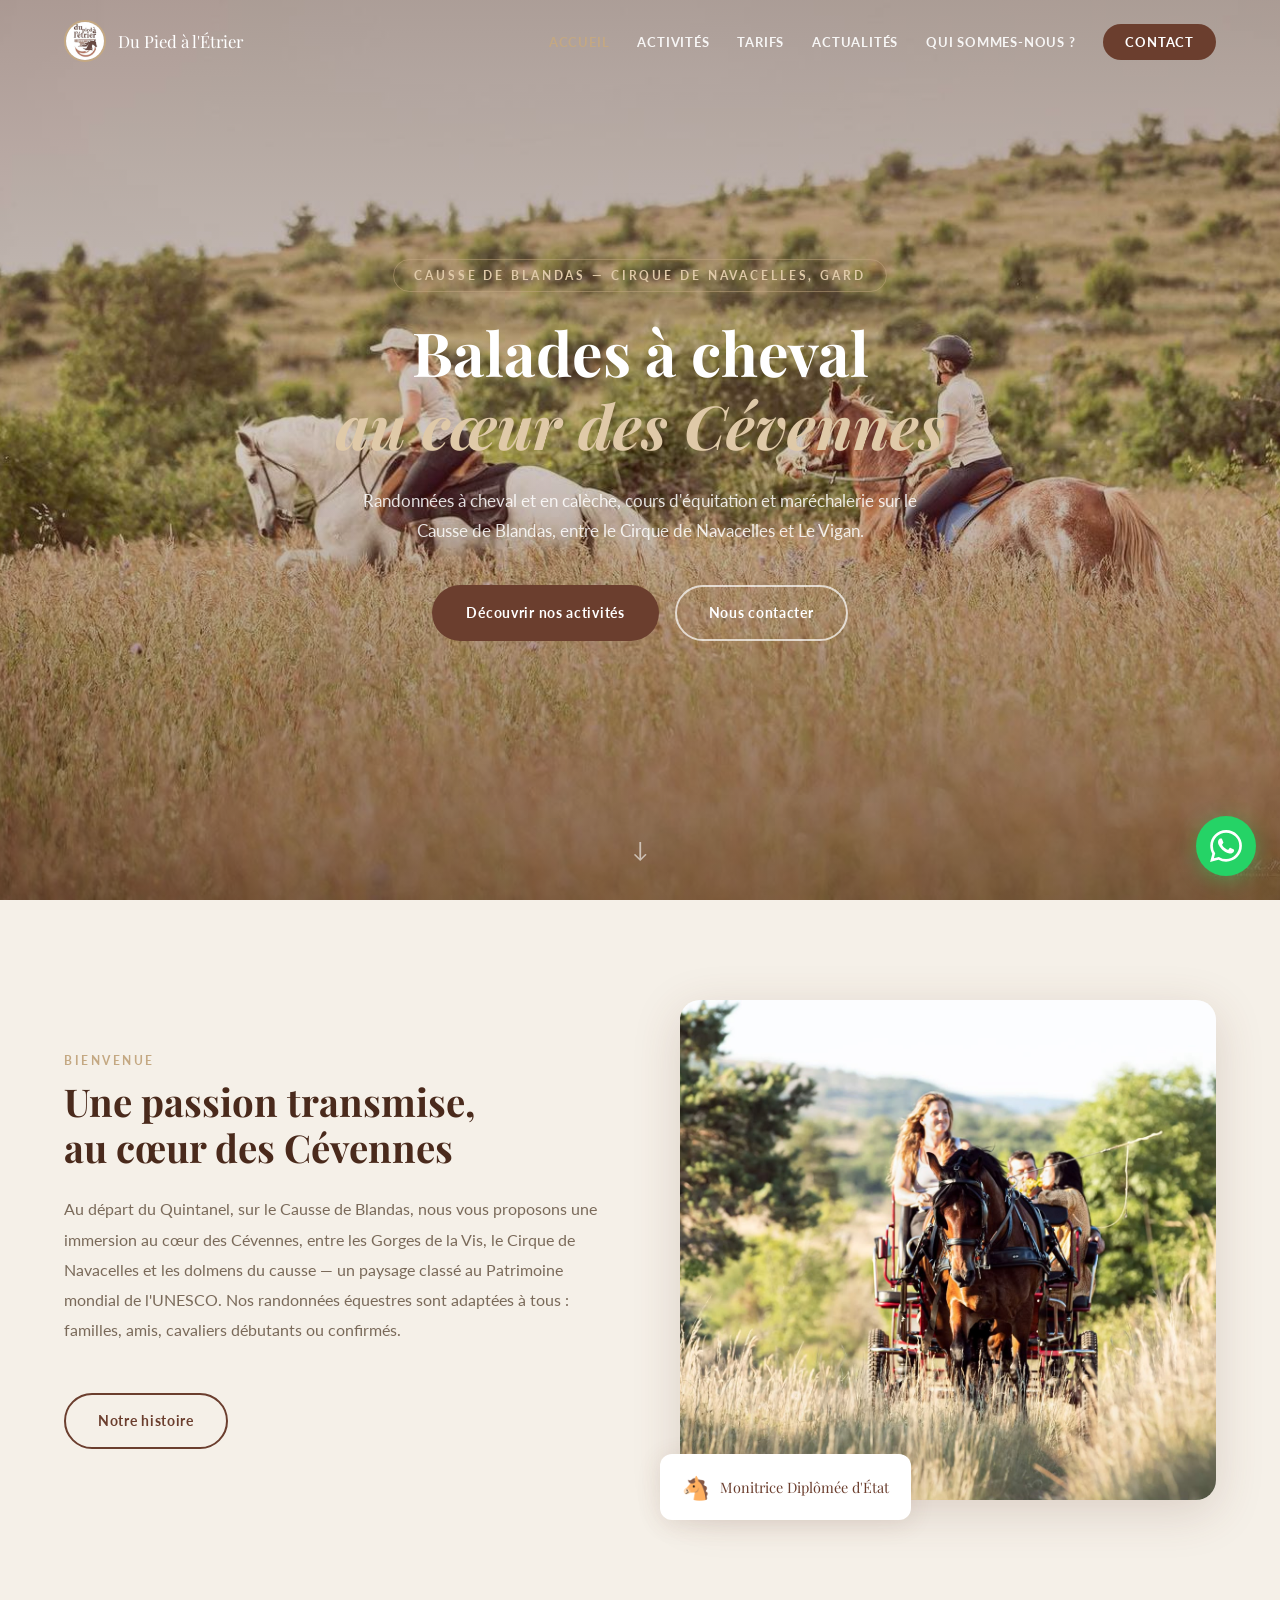
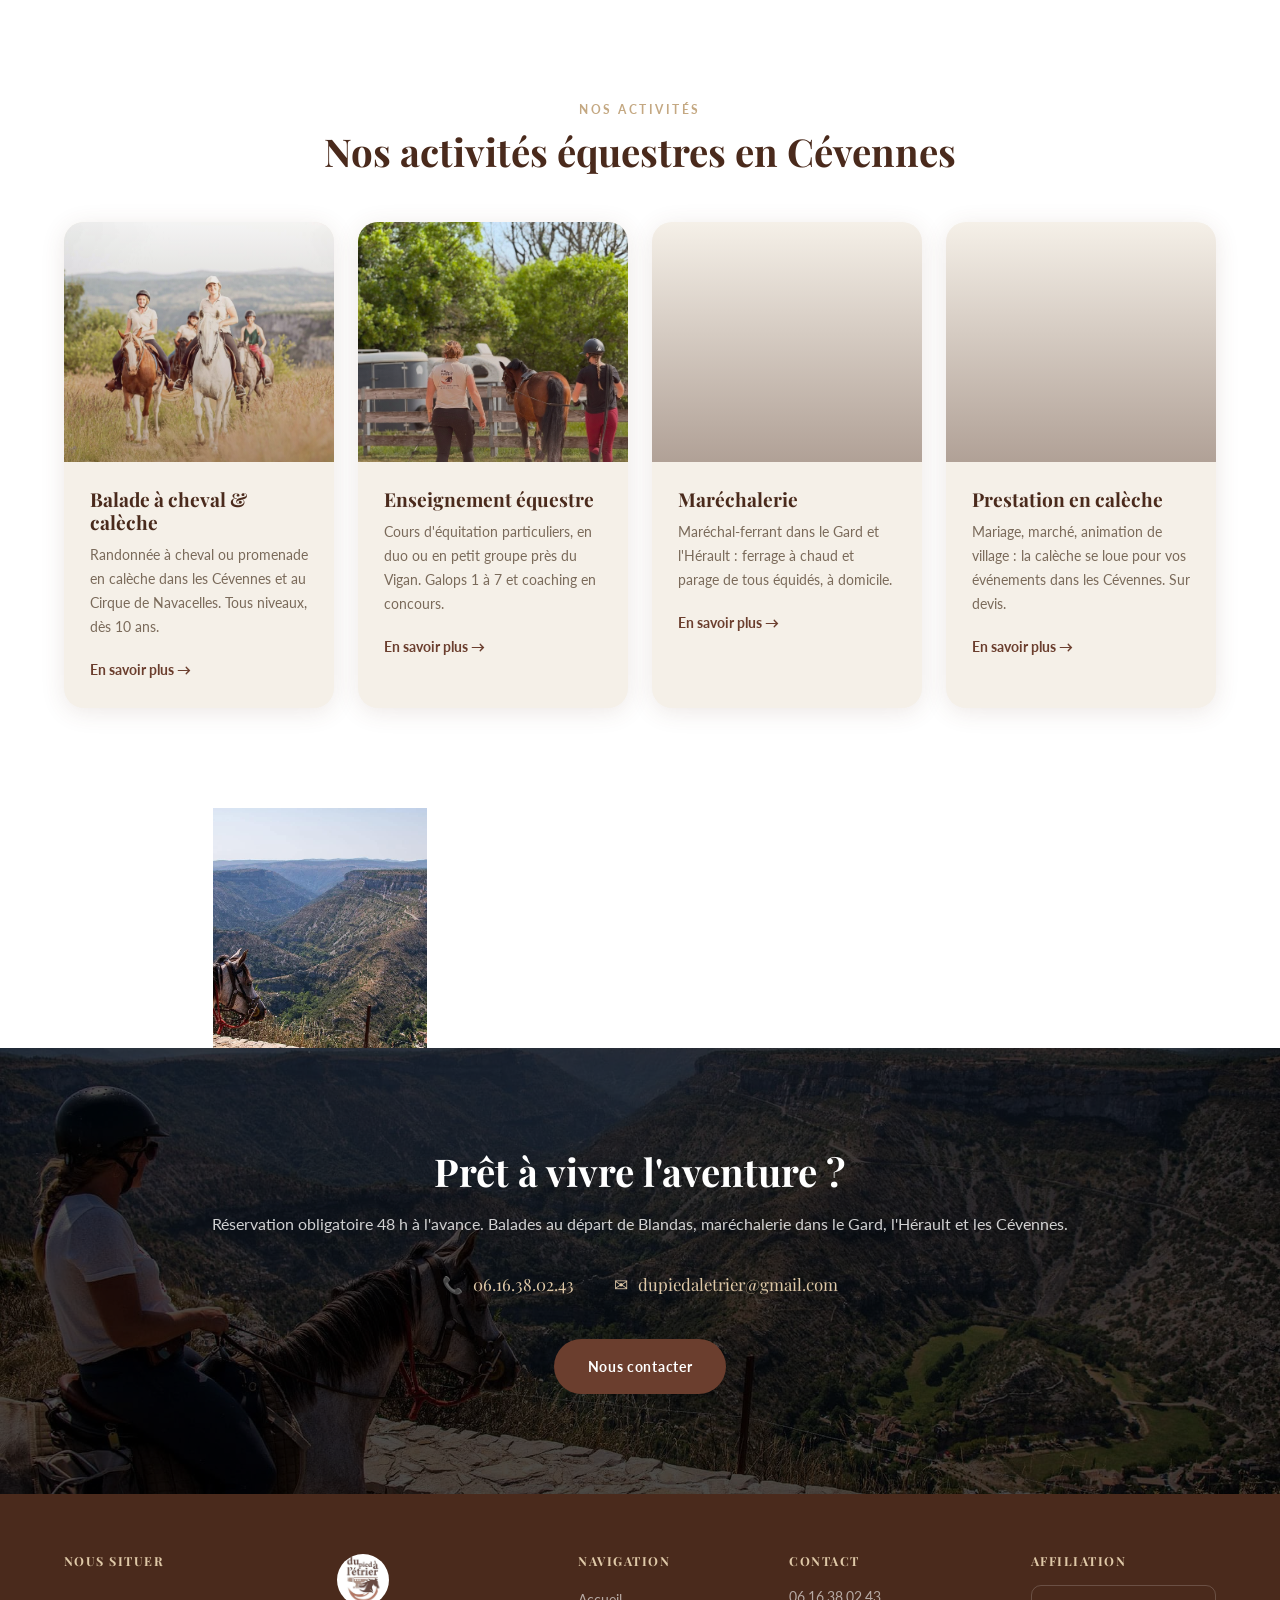
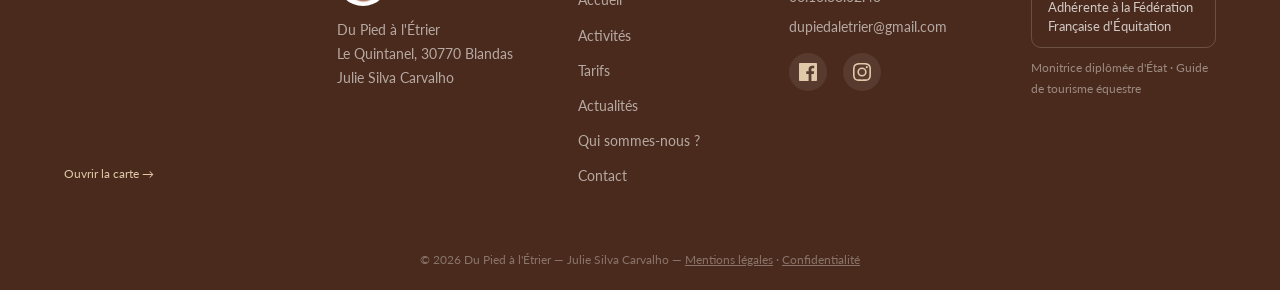
<file: index.html>
<!DOCTYPE html>
<html lang="fr">
<head>
    <meta charset="UTF-8">
    <meta name="viewport" content="width=device-width, initial-scale=1.0">
    <title>Balade à cheval Cévennes &amp; Navacelles | Du Pied à l'Étrier</title>
    <meta name="description" content="Randonnées à cheval et en calèche dans les Cévennes, au Cirque de Navacelles, près du Vigan (Gard). Cours d'équitation et maréchalerie. 06 16 38 02 43.">
    <!-- Ignore par Google depuis 2009, garde pour Bing et les annuaires locaux -->
    <meta name="keywords" content="balade à cheval Cévennes, randonnée équestre Gard, balade à cheval Cirque de Navacelles, promenade en calèche, cours d'équitation Le Vigan, maréchal-ferrant Gard, tourisme équestre Causse de Blandas, équitation Blandas, mariage en calèche Cévennes">
    <meta name="robots" content="index,follow,max-image-preview:large,max-snippet:-1,max-video-preview:-1">
    <meta name="author" content="Du Pied à l'Étrier">
    <meta name="theme-color" content="#6B3E2E">
    <meta name="geo.region" content="FR-30">
    <meta name="geo.placename" content="Blandas, Causse de Blandas, Cévennes">
    <meta name="geo.position" content="43.944488;3.492288">
    <meta name="ICBM" content="43.944488, 3.492288">
    <link rel="canonical" href="https://dupiedaletrier.fr/">

    <meta property="og:type" content="website">
    <meta property="og:locale" content="fr_FR">
    <meta property="og:site_name" content="Du Pied à l'Étrier">
    <meta property="og:url" content="https://dupiedaletrier.fr/">
    <meta property="og:title" content="Balade à cheval Cévennes &amp; Navacelles | Du Pied à l'Étrier">
    <meta property="og:description" content="Randonnées à cheval et en calèche dans les Cévennes, au Cirque de Navacelles, près du Vigan (Gard). Cours d'équitation et maréchalerie. 06 16 38 02 43.">
    <meta property="og:image" content="https://dupiedaletrier.fr/images/balade-1.jpg">
    <meta property="og:image:alt" content="Balade en calèche sur un chemin du Causse de Blandas, dans les Cévennes">

    <meta name="twitter:card" content="summary_large_image">
    <meta name="twitter:title" content="Balade à cheval Cévennes &amp; Navacelles | Du Pied à l'Étrier">
    <meta name="twitter:description" content="Randonnées à cheval et en calèche dans les Cévennes, au Cirque de Navacelles, près du Vigan (Gard). Cours d'équitation et maréchalerie. 06 16 38 02 43.">
    <meta name="twitter:image" content="https://dupiedaletrier.fr/images/balade-1.jpg">

    <link rel="icon" href="/favicon.ico" sizes="any">
    <link rel="icon" type="image/png" sizes="32x32" href="/favicon-32x32.png">
    <link rel="icon" type="image/png" sizes="16x16" href="/favicon-16x16.png">
    <link rel="icon" type="image/png" sizes="192x192" href="/android-chrome-192x192.png">
    <link rel="apple-touch-icon" sizes="180x180" href="/apple-touch-icon.png">
    <link rel="manifest" href="/site.webmanifest">
    <link rel="preload" as="image" type="image/jpeg" href="images/hero-poster-mobile.jpg" media="(max-width: 768px)" fetchpriority="high">
    <link rel="preload" as="image" type="image/jpeg" href="images/hero-poster.jpg" media="(min-width: 769px)" fetchpriority="high">
    <link rel="preconnect" href="https://fonts.googleapis.com">
    <link rel="preconnect" href="https://fonts.gstatic.com" crossorigin>
    <link rel="preload" as="style" href="https://fonts.googleapis.com/css2?family=Playfair+Display:ital,wght@0,400;0,700;1,700&amp;family=Lato:wght@400;700&amp;display=swap">
    <link rel="stylesheet" href="https://fonts.googleapis.com/css2?family=Playfair+Display:ital,wght@0,400;0,700;1,700&amp;family=Lato:wght@400;700&amp;display=swap" media="print" onload="this.media='all'">
    <noscript><link rel="stylesheet" href="https://fonts.googleapis.com/css2?family=Playfair+Display:ital,wght@0,400;0,700;1,700&amp;family=Lato:wght@400;700&amp;display=swap"></noscript>
    <link rel="stylesheet" href="style.css">
    <script type="application/ld+json">
{
  "@context": "https://schema.org",
  "@type": [
    "LocalBusiness",
    "SportsActivityLocation"
  ],
  "@id": "https://dupiedaletrier.fr/#business",
  "name": "Du Pied à l'Étrier",
  "alternateName": "Du Pied à l'Etrier - Blandas",
  "slogan": "Balades à cheval au cœur des Cévennes",
  "description": "Randonnées et balades à cheval, promenades en calèche, cours d'équitation dès 13 ans et maréchalerie (ferrage et parage) sur le Causse de Blandas, dans les Cévennes, entre Le Vigan et le Cirque de Navacelles (Gard et Hérault).",
  "url": "https://dupiedaletrier.fr/",
  "logo": "https://dupiedaletrier.fr/images/logo.jpg",
  "image": [
    "https://dupiedaletrier.fr/images/balade-1.jpg",
    "https://dupiedaletrier.fr/images/balade-2.jpg",
    "https://dupiedaletrier.fr/images/enseignement-1.jpg"
  ],
  "telephone": "+33616380243",
  "email": "dupiedaletrier@gmail.com",
  "priceRange": "€€",
  "currenciesAccepted": "EUR",
  "paymentAccepted": "Espèces, Chèque, Carte bancaire",
  "identifier": [
    {
      "@type": "PropertyValue",
      "propertyID": "SIREN",
      "value": "878139310"
    },
    {
      "@type": "PropertyValue",
      "propertyID": "SIRET",
      "value": "87813931000030"
    }
  ],
  "keywords": "balade à cheval Cévennes, randonnée équestre, tourisme équestre, promenade en calèche, attelage, balade nocturne, cours d'équitation, Galops, maréchal-ferrant, ferrage, parage, Causse de Blandas, Cirque de Navacelles, Gorges de la Vis, Le Vigan, Gard, Hérault",
  "knowsAbout": [
    "Randonnée équestre",
    "Tourisme équestre",
    "Équitation de pleine nature",
    "Attelage et conduite de calèche",
    "Enseignement de l'équitation et Galops fédéraux",
    "Maréchalerie, ferrage à chaud et parage"
  ],
  "address": {
    "@type": "PostalAddress",
    "streetAddress": "Le Quintanel",
    "addressLocality": "Blandas",
    "postalCode": "30770",
    "addressRegion": "Occitanie",
    "addressCountry": "FR"
  },
  "geo": {
    "@type": "GeoCoordinates",
    "latitude": 43.94448822010597,
    "longitude": 3.4922877129973773
  },
  "hasMap": "https://www.google.com/maps?q=43.94448822010597,3.4922877129973773",
  "areaServed": [
    {
      "@type": "AdministrativeArea",
      "name": "Cévennes"
    },
    {
      "@type": "AdministrativeArea",
      "name": "Gard"
    },
    {
      "@type": "AdministrativeArea",
      "name": "Hérault"
    },
    {
      "@type": "AdministrativeArea",
      "name": "Lozère"
    },
    {
      "@type": "AdministrativeArea",
      "name": "Aveyron"
    },
    {
      "@type": "City",
      "name": "Le Vigan"
    },
    {
      "@type": "City",
      "name": "Ganges"
    },
    {
      "@type": "City",
      "name": "Sumène"
    },
    {
      "@type": "City",
      "name": "Alzon"
    },
    {
      "@type": "City",
      "name": "Montdardier"
    },
    {
      "@type": "City",
      "name": "Rogues"
    },
    {
      "@type": "City",
      "name": "Vissec"
    },
    {
      "@type": "City",
      "name": "Saint-Hippolyte-du-Fort"
    }
  ],
  "openingHoursSpecification": [
    {
      "@type": "OpeningHoursSpecification",
      "dayOfWeek": [
        "Monday",
        "Tuesday",
        "Wednesday",
        "Thursday",
        "Friday",
        "Saturday",
        "Sunday"
      ],
      "opens": "09:00",
      "closes": "19:00"
    }
  ],
  "sameAs": [
    "https://www.instagram.com/du_pied_a_letrier/",
    "https://www.facebook.com/profile.php?id=100057482198207"
  ],
  "founder": {
    "@type": "Person",
    "name": "Julie Silva Carvalho",
    "jobTitle": "Monitrice diplômée d'État, guide à cheval et maréchal-ferrant"
  },
  "hasOfferCatalog": {
    "@type": "OfferCatalog",
    "name": "Prestations équestres",
    "itemListElement": [
      {
        "@type": "Offer",
        "name": "Balade à cheval initiation (1h30)",
        "price": "50",
        "priceCurrency": "EUR",
        "category": "Balade à cheval"
      },
      {
        "@type": "Offer",
        "name": "Demi-journée à cheval (2h)",
        "price": "60",
        "priceCurrency": "EUR",
        "category": "Balade à cheval"
      },
      {
        "@type": "Offer",
        "name": "Journée à cheval Cirque de Navacelles",
        "price": "110",
        "priceCurrency": "EUR",
        "category": "Balade à cheval"
      },
      {
        "@type": "Offer",
        "name": "Évasion nocturne (2h)",
        "price": "75",
        "priceCurrency": "EUR",
        "category": "Balade à cheval"
      },
      {
        "@type": "Offer",
        "name": "Balade en calèche adulte (1h30)",
        "price": "30",
        "priceCurrency": "EUR",
        "category": "Attelage"
      },
      {
        "@type": "Offer",
        "name": "Balade en calèche enfant +4 ans",
        "price": "25",
        "priceCurrency": "EUR",
        "category": "Attelage"
      },
      {
        "@type": "Offer",
        "name": "Mariage, animation et événement en calèche",
        "priceCurrency": "EUR",
        "category": "Attelage",
        "description": "Transport des mariés et animations en calèche dans les Cévennes, sur devis."
      },
      {
        "@type": "Offer",
        "name": "Cours d'équitation collectif 1h",
        "price": "20",
        "priceCurrency": "EUR",
        "category": "Enseignement"
      },
      {
        "@type": "Offer",
        "name": "Cours d'équitation particulier 1h",
        "price": "40",
        "priceCurrency": "EUR",
        "category": "Enseignement"
      }
    ]
  }
}
    </script>
    <script type="application/ld+json">
{
  "@context": "https://schema.org",
  "@type": "WebSite",
  "@id": "https://dupiedaletrier.fr/#website",
  "url": "https://dupiedaletrier.fr/",
  "name": "Du Pied à l'Étrier",
  "inLanguage": "fr-FR",
  "publisher": {
    "@id": "https://dupiedaletrier.fr/#business"
  }
}
    </script>
</head>
<body>

<nav id="navbar">
    <div class="nav-container">
        <a href="/" class="nav-logo">
            <img src="images/logo.jpg" alt="Du Pied à l'Étrier, balades à cheval à Blandas" width="42" height="42">
            <span>Du Pied à l'Étrier</span>
        </a>
        <button class="nav-toggle" id="nav-toggle" aria-label="Menu">
            <span></span><span></span><span></span>
        </button>
        <ul class="nav-links" id="nav-links">
            <li><a href="/">Accueil</a></li>
            <li><a href="activites.html">Activités</a></li>
            <li><a href="infos.html">Tarifs</a></li>
            <li><a href="actualites.html">Actualités</a></li>
            <li><a href="apropos.html">Qui sommes-nous ?</a></li>
            <li><a href="contact.html" class="nav-cta">Contact</a></li>
        </ul>
    </div>
</nav>

<!-- HERO -->
<section class="hero">
    <div class="hero-bg" id="hero-photo-bg" data-cms-bg="hero.photo"></div>
<video class="hero-bg" id="hero-video" muted playsinline preload="none"
       data-src-mobile="images/hero-mobile.mp4"
       data-src-desktop="images/hero-desktop.mp4"
       aria-hidden="true" tabindex="-1"></video>
    <div class="hero-overlay"></div>
    <div class="hero-content">
        <p class="hero-badge" id="hero-badge" data-cms-text="hero.badge">Causse de Blandas — Cirque de Navacelles, Gard</p>
        <h1 id="hero-title" data-cms-html="hero.title">Balades à cheval<br><em>au cœur des Cévennes</em></h1>
        <p class="hero-subtitle" id="hero-subtitle" data-cms-text="hero.subtitle">Randonnées à cheval et en calèche, cours d'équitation et maréchalerie sur le Causse de Blandas, entre le Cirque de Navacelles et Le Vigan.</p>
        <div class="hero-buttons">
            <a href="activites.html" class="btn btn-primary" data-cms-text="hero.btn1">Découvrir nos activités</a>
            <a href="contact.html" class="btn btn-outline" data-cms-text="hero.btn2">Nous contacter</a>
        </div>
    </div>
    <div class="hero-scroll">↓</div>
</section>

<!-- INTRO -->
<section class="intro" data-cms="accueil">
    <div class="container">
        <div class="intro-grid">
            <div class="intro-text">
                <span class="section-label" data-cms-text="accueil.intro_eyebrow">Bienvenue</span>
                <h2 id="intro-title" data-cms-html="accueil.intro_title">Une passion transmise,<br>au cœur des Cévennes</h2>
                <p id="intro-text" data-cms-text="accueil.intro_text">Au départ du Quintanel, sur le Causse de Blandas, nous vous proposons une immersion au cœur des Cévennes, entre les Gorges de la Vis, le Cirque de Navacelles et les dolmens du causse — un paysage classé au Patrimoine mondial de l'UNESCO. Nos randonnées équestres sont adaptées à tous : familles, amis, cavaliers débutants ou confirmés.</p>
                <a href="apropos.html" class="btn btn-secondary" style="margin-top:1rem" data-cms-text="accueil.intro_btn">Notre histoire</a>
            </div>
            <div class="intro-image">
                <img id="intro-photo" data-cms-img="accueil.intro_photo" src="images/balade-6.jpg" alt="Randonnée à cheval sur le Causse de Blandas, dans les Cévennes" loading="eager" fetchpriority="high" decoding="async">
                <div class="intro-badge">
                    <span class="badge-icon">🐴</span>
                    <span data-cms-text="accueil.intro_badge">Monitrice Diplômée d'État</span>
                </div>
            </div>
        </div>
    </div>
</section>

<!-- NOS ACTIVITÉS -->
<section class="activities-home">
    <div class="container">
        <span class="section-label text-center" style="display:block" data-cms-text="accueil.cartes_eyebrow">Nos activités</span>
        <h2 class="text-center" data-cms-text="accueil.cartes_title">Nos activités équestres en Cévennes</h2>
        <div class="activities-grid">
            <a href="balade.html" class="activity-card">
                <div class="activity-img">
                    <img data-cms-img="accueil.carte1_photo" src="images/balade-2.jpg" alt="Balade à cheval au Cirque de Navacelles, près du Vigan" loading="lazy" decoding="async">
                    <div class="activity-overlay"></div>
                </div>
                <div class="activity-info">
                    <h3 data-cms-text="accueil.carte1_title">Balade à cheval &amp; calèche</h3>
                    <p data-cms-text="accueil.carte1_text">Randonnée à cheval ou promenade en calèche dans les Cévennes et au Cirque de Navacelles. Tous niveaux, dès 10 ans.</p>
                    <span class="activity-link">En savoir plus →</span>
                </div>
            </a>
            <a href="enseignement.html" class="activity-card">
                <div class="activity-img">
                    <img data-cms-img="accueil.carte2_photo" src="images/enseignement-1.jpg" alt="Cours d'équitation en carrière au Quintanel, à Blandas" loading="lazy" decoding="async">
                    <div class="activity-overlay"></div>
                </div>
                <div class="activity-info">
                    <h3 data-cms-text="accueil.carte2_title">Enseignement équestre</h3>
                    <p data-cms-text="accueil.carte2_text">Cours d'équitation particuliers, en duo ou en petit groupe près du Vigan. Galops 1 à 7 et coaching en concours.</p>
                    <span class="activity-link">En savoir plus →</span>
                </div>
            </a>
            <a href="marechalerie.html" class="activity-card">
                <div class="activity-img">
                    <img data-cms-img="accueil.carte3_photo" src="images/marechalerie-1.jpg" alt="Maréchal-ferrant ferrant un cheval à chaud dans le Gard" loading="lazy" decoding="async">
                    <div class="activity-overlay"></div>
                </div>
                <div class="activity-info">
                    <h3 data-cms-text="accueil.carte3_title">Maréchalerie</h3>
                    <p data-cms-text="accueil.carte3_text">Maréchal-ferrant dans le Gard et l'Hérault : ferrage à chaud et parage de tous équidés, à domicile.</p>
                    <span class="activity-link">En savoir plus →</span>
                </div>
            </a>
            <a href="balade.html#prestations" class="activity-card">
                <div class="activity-img">
                    <img data-cms-img="accueil.carte4_photo" src="images/balade-1.jpg" alt="Calèche attelée pour un mariage dans les Cévennes" loading="lazy" decoding="async">
                    <div class="activity-overlay"></div>
                </div>
                <div class="activity-info">
                    <h3 data-cms-text="accueil.carte4_title">Prestation en calèche</h3>
                    <p data-cms-text="accueil.carte4_text">Mariage, marché, animation de village : la calèche se loue pour vos événements dans les Cévennes. Sur devis.</p>
                    <span class="activity-link">En savoir plus →</span>
                </div>
            </a>
        </div>
    </div>
</section>

<!-- GALERIE STRIP -->
<div class="gallery-strip">
    <div class="gallery-strip-grid" data-cms-gallery="accueil.bandeau_photos" data-cms-alt="Du Pied à l'Étrier">
        <img src="images/balade-3.jpg" alt="Randonnée équestre sur le Causse de Blandas" loading="lazy" decoding="async">
        <img src="images/balade-4.jpg" alt="Cavalières en balade à cheval dans les Cévennes" loading="lazy" decoding="async">
        <img src="images/enseignement-2.jpg" alt="Cours d'équitation en petit groupe à Blandas" loading="lazy" decoding="async">
        <img src="images/balade-5.jpg" alt="Balade à cheval face aux Gorges de la Vis" loading="lazy" decoding="async">
        <img src="images/enseignement-3.jpg" alt="Séance de travail en carrière au Quintanel" loading="lazy" decoding="async">
        <img src="images/marechalerie-2.jpg" alt="Parage des pieds d'un cheval par le maréchal-ferrant" loading="lazy" decoding="async">
    </div>
</div>

<!-- CTA -->
<section class="cta-section">
    <div class="cta-bg" style="background-image:url('images/balade-4.jpg')"></div>
    <div class="container text-center">
        <h2 id="cta-title" data-cms-text="accueil.cta_title">Prêt à vivre l'aventure ?</h2>
        <p id="cta-subtitle" data-cms-text="accueil.cta_subtitle">Réservation obligatoire 48 h à l'avance. Balades au départ de Blandas, maréchalerie dans le Gard, l'Hérault et les Cévennes.</p>
        <div class="cta-contacts">
            <a href="tel:0616380243" class="cta-contact" data-cms-tel="contact.phone">
                <span>📞</span>
                <span id="contact-phone" data-cms-text="contact.phone">06.16.38.02.43</span>
            </a>
            <a href="mailto:dupiedaletrier@gmail.com" class="cta-contact" data-cms-mail="contact.email">
                <span>✉</span>
                <span id="contact-email" data-cms-text="contact.email">dupiedaletrier@gmail.com</span>
            </a>
        </div>
        <a href="contact.html" class="btn btn-primary" data-cms-text="accueil.cta_btn">Nous contacter</a>
    </div>
</section>

<!-- FOOTER -->
<footer data-cms="social">
    <div class="container">
        <div class="footer-grid">

            <!-- Carte OpenStreetMap : aucun cookie tiers, donc aucun consentement a demander -->
            <div class="footer-map">
                <h4>Nous situer</h4>
                <iframe src="https://www.openstreetmap.org/export/embed.html?bbox=3.4723%2C43.9345%2C3.5123%2C43.9545&amp;layer=mapnik&amp;marker=43.944488%2C3.492288" title="Carte de situation : Le Quintanel, 30770 Blandas" loading="lazy" referrerpolicy="no-referrer-when-downgrade"></iframe>
                <a href="https://www.openstreetmap.org/?mlat=43.944488&amp;mlon=3.492288#map=14/43.944488/3.492288" target="_blank" rel="noopener">Ouvrir la carte →</a>
            </div>

            <div class="footer-brand">
                <img src="images/logo.jpg" alt="Logo Du Pied à l'Étrier, Blandas" loading="lazy" decoding="async">
                <p><span data-cms-text="contact.footer_nom">Du Pied à l'Étrier</span><br><span data-cms-text="contact.footer_ligne2">Le Quintanel, 30770 Blandas</span><br><span data-cms-text="contact.footer_ligne3">Julie Silva Carvalho</span></p>
            </div>

            <div class="footer-links">
                <h4>Navigation</h4>
                <ul>
                    <li><a href="/">Accueil</a></li>
                    <li><a href="activites.html">Activités</a></li>
                    <li><a href="infos.html">Tarifs</a></li>
                    <li><a href="actualites.html">Actualités</a></li>
                    <li><a href="apropos.html">Qui sommes-nous ?</a></li>
                    <li><a href="contact.html">Contact</a></li>
                </ul>
            </div>

            <div class="footer-contact">
                <h4>Contact</h4>
                <p id="footer-phone" data-cms-text="contact.phone">06.16.38.02.43</p>
                <p id="footer-email" data-cms-text="contact.email">dupiedaletrier@gmail.com</p>
                <div class="footer-social">
                    <a id="footer-facebook" data-cms-href="social.facebook" href="https://www.facebook.com/profile.php?id=100057482198207" target="_blank" rel="noopener" aria-label="Facebook"><svg viewBox="0 0 24 24" xmlns="http://www.w3.org/2000/svg" aria-hidden="true"><path d="M22.675 0h-21.35C.593 0 0 .593 0 1.325v21.351C0 23.407.593 24 1.325 24H12.82v-9.294H9.692v-3.622h3.128V8.413c0-3.1 1.893-4.788 4.659-4.788 1.325 0 2.463.099 2.795.143v3.24l-1.918.001c-1.504 0-1.795.715-1.795 1.763v2.313h3.587l-.467 3.622h-3.12V24h6.116c.73 0 1.323-.593 1.323-1.325V1.325C24 .593 23.407 0 22.675 0z"/></svg></a>
                    <a id="footer-instagram" data-cms-href="social.instagram" href="https://www.instagram.com/du_pied_a_letrier/" target="_blank" rel="noopener" aria-label="Instagram"><svg viewBox="0 0 24 24" xmlns="http://www.w3.org/2000/svg" aria-hidden="true"><path d="M12 2.163c3.204 0 3.584.012 4.85.07 3.252.148 4.771 1.691 4.919 4.919.058 1.265.069 1.645.069 4.849 0 3.205-.012 3.584-.069 4.849-.149 3.225-1.664 4.771-4.919 4.919-1.266.058-1.644.07-4.85.07-3.204 0-3.584-.012-4.849-.07-3.26-.149-4.771-1.699-4.919-4.92-.058-1.265-.07-1.644-.07-4.849 0-3.204.013-3.583.07-4.849.149-3.227 1.664-4.771 4.919-4.919 1.266-.057 1.645-.069 4.849-.069zM12 0C8.741 0 8.333.014 7.053.072 2.695.272.273 2.69.073 7.052.014 8.333 0 8.741 0 12c0 3.259.014 3.668.072 4.948.2 4.358 2.618 6.78 6.98 6.98C8.333 23.986 8.741 24 12 24c3.259 0 3.668-.014 4.948-.072 4.354-.2 6.782-2.618 6.979-6.98.059-1.28.073-1.689.073-4.948 0-3.259-.014-3.667-.072-4.947-.196-4.354-2.617-6.78-6.979-6.98C15.668.014 15.259 0 12 0zm0 5.838a6.162 6.162 0 100 12.324 6.162 6.162 0 000-12.324zM12 16a4 4 0 110-8 4 4 0 010 8zm6.406-11.845a1.44 1.44 0 100 2.881 1.44 1.44 0 000-2.881z"/></svg></a>
                </div>
            </div>

            <div class="footer-ffe">
                <h4>Affiliation</h4>
                <span class="ffe-badge">Adhérente à la Fédération Française d'Équitation</span>
                <p>Monitrice diplômée d'État · Guide de tourisme équestre</p>
            </div>

        </div>
        <div class="footer-bottom">
            <p>© 2026 Du Pied à l'Étrier — Julie Silva Carvalho — <a href="mentions-legales.html" style="color:inherit;text-decoration:underline">Mentions légales</a> · <a href="confidentialite.html" style="color:inherit;text-decoration:underline">Confidentialité</a></p>
        </div>
    </div>
</footer>

<!-- BULLE WHATSAPP -->
<a id="whatsapp-float" class="whatsapp-float" href="https://wa.me/33616380243" data-cms-wa="contact.phone" target="_blank" rel="noopener" aria-label="Contacter sur WhatsApp">
    <span class="whatsapp-icon">
        <svg viewBox="0 0 24 24" xmlns="http://www.w3.org/2000/svg"><path d="M17.472 14.382c-.297-.149-1.758-.867-2.03-.967-.273-.099-.471-.148-.67.15-.197.297-.767.966-.94 1.164-.173.199-.347.223-.644.075-.297-.15-1.255-.463-2.39-1.475-.883-.788-1.48-1.761-1.653-2.059-.173-.297-.018-.458.13-.606.134-.133.298-.347.446-.52.149-.174.198-.298.298-.497.099-.198.05-.371-.025-.52-.075-.149-.669-1.612-.916-2.207-.242-.579-.487-.5-.669-.51-.173-.008-.371-.01-.57-.01-.198 0-.52.074-.792.372-.272.297-1.04 1.016-1.04 2.479 0 1.462 1.065 2.875 1.213 3.074.149.198 2.096 3.2 5.077 4.487.71.306 1.263.489 1.694.625.712.227 1.36.195 1.872.118.571-.085 1.758-.719 2.006-1.413.248-.694.248-1.289.173-1.413-.074-.124-.272-.198-.57-.347m-5.421 7.403h-.004a9.87 9.87 0 01-5.031-1.378l-.361-.214-3.741.982.998-3.648-.235-.374a9.86 9.86 0 01-1.51-5.26c.001-5.45 4.436-9.884 9.888-9.884 2.64 0 5.122 1.03 6.988 2.898a9.825 9.825 0 012.893 6.994c-.003 5.45-4.437 9.884-9.885 9.884m8.413-18.297A11.815 11.815 0 0012.05 0C5.495 0 .16 5.335.157 11.892c0 2.096.547 4.142 1.588 5.945L.057 24l6.305-1.654a11.882 11.882 0 005.683 1.448h.005c6.554 0 11.89-5.335 11.893-11.893a11.821 11.821 0 00-3.48-8.413Z"/></svg>
    </span>
    <span class="whatsapp-label">Écrivez-nous sur WhatsApp</span>
</a>
<script defer src="cms.js" data-cms-repo="ZiToon34/site-dupiedaletrier"></script>
<script defer src="nav.js"></script>
<script>

// Vidéo hero : bascule sur la photo à la fin
const heroVideo = document.getElementById('hero-video')
if (heroVideo) {
    heroVideo.addEventListener('ended', () => heroVideo.classList.add('fade-out'))

    // Si la video ne peut pas etre lue, on revient a la photo de fond
    heroVideo.addEventListener('error', () => heroVideo.classList.add('fade-out'))

    /**
     * Choisit la video selon la largeur d'ecran.
     * Le seuil 768 px est le meme que celui du CSS et du prechargement des photos.
     *  - mobile   : hero-mobile.mp4,  portrait 540x960  (~1,0 Mo)
     *  - ordinateur : hero-desktop.mp4, paysage 720x404 (~1,0 Mo)
     */
    const sourceVideo = () => window.matchMedia('(max-width: 768px)').matches
        ? heroVideo.dataset.srcMobile
        : heroVideo.dataset.srcDesktop

    const startVideo = () => {
        const c = navigator.connection || {}
        const slow = c.saveData === true || ['slow-2g', '2g', '3g'].includes(c.effectiveType)
        if (slow) return                    // connexion lente : on garde la photo
        const src = sourceVideo()
        if (!src) return                    // aucune source disponible : on garde la photo
        heroVideo.src = src
        const p = heroVideo.play()
        if (p) p.catch(() => heroVideo.classList.add('fade-out'))
    }

    // la video ne se charge qu'une fois la page entierement affichee
    if (document.readyState === 'complete') setTimeout(startVideo, 600)
    else window.addEventListener('load', () => setTimeout(startVideo, 600))
}
</script>
<script defer src="cms-bridge.js"></script>
</body>
</html>
</file>
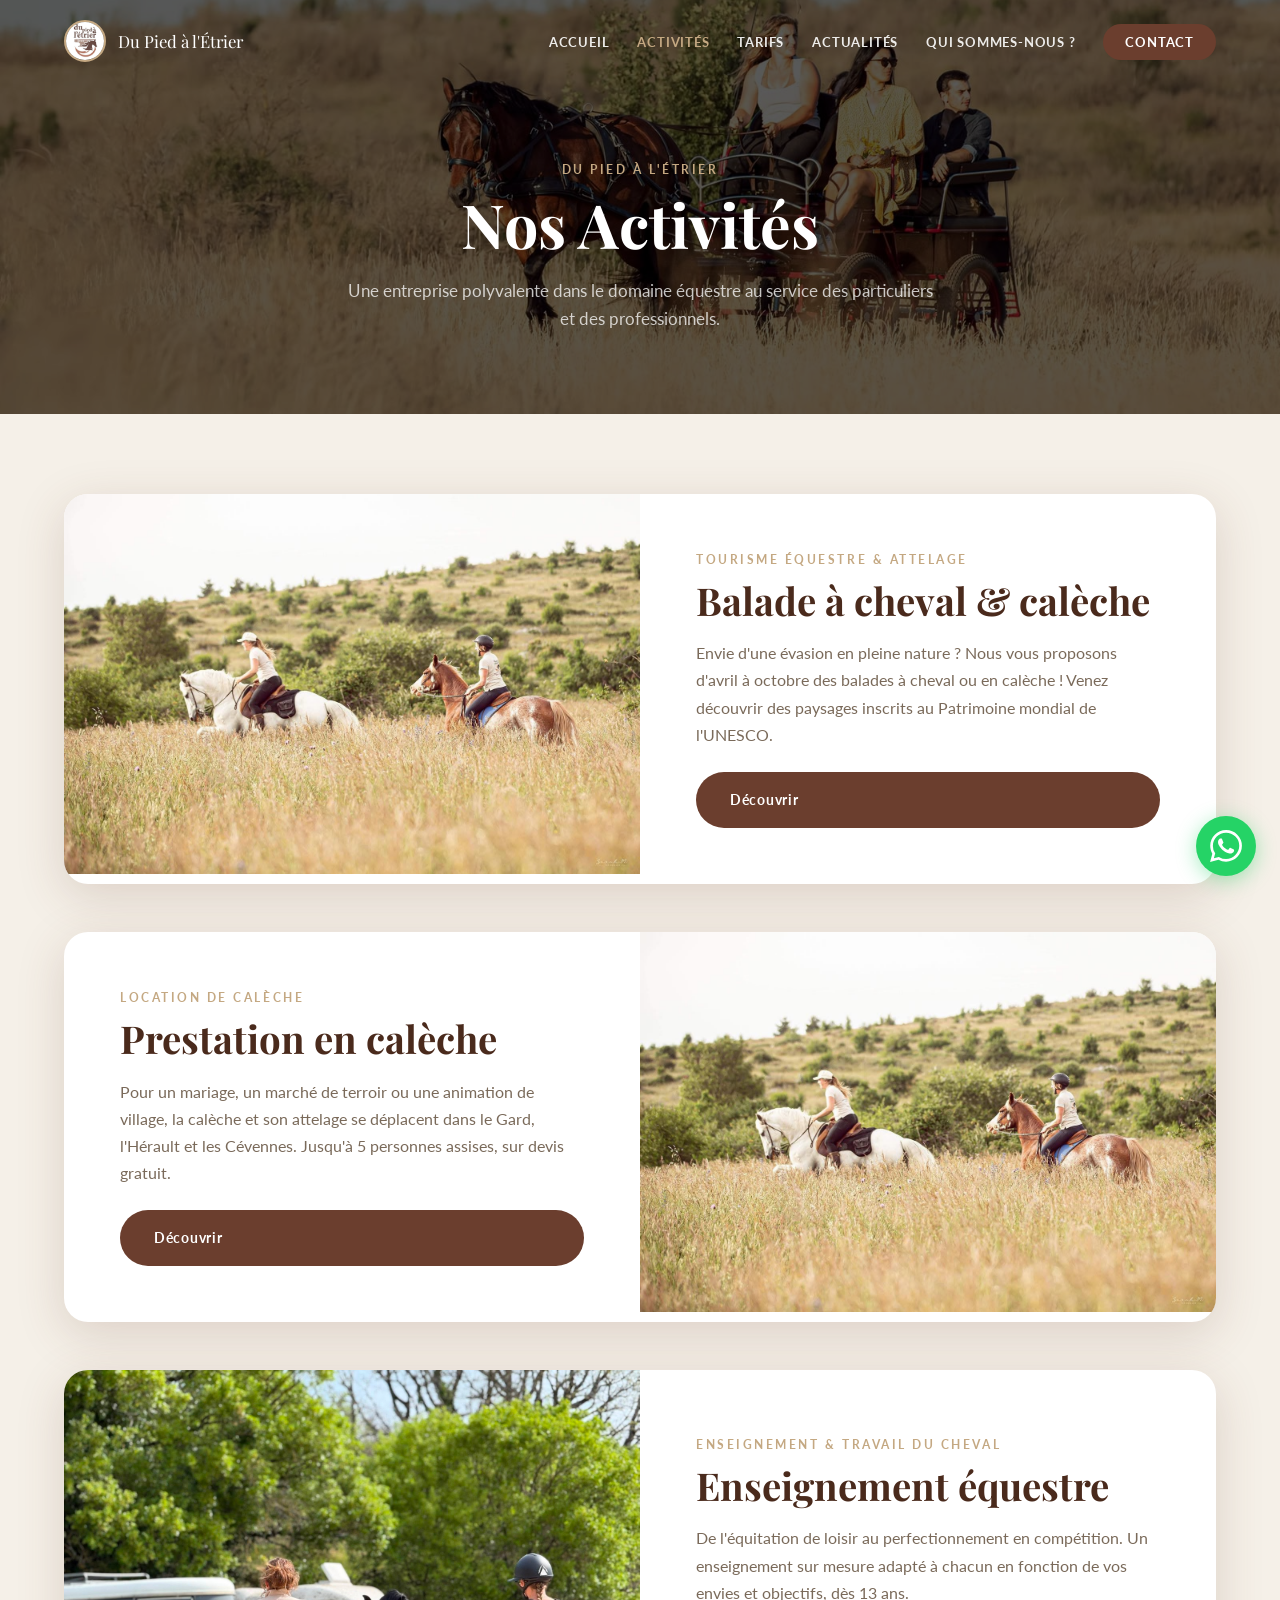
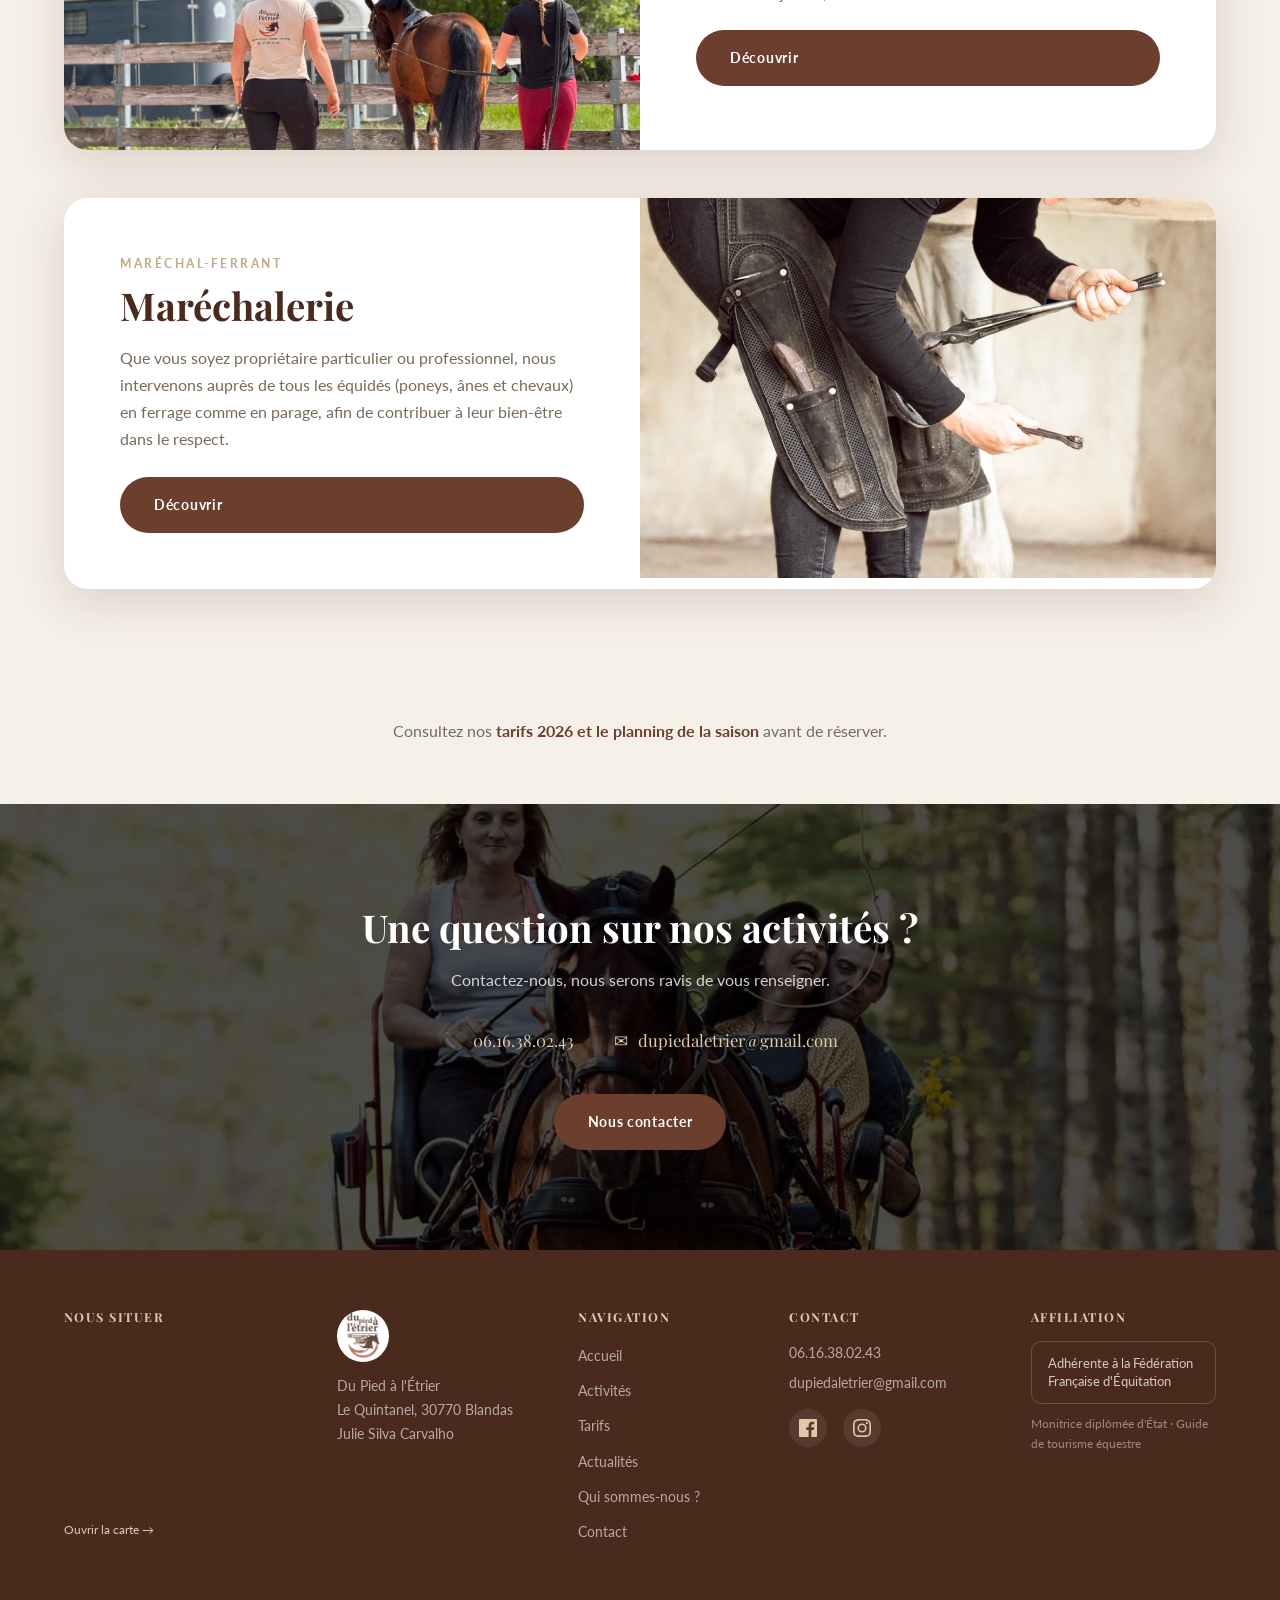
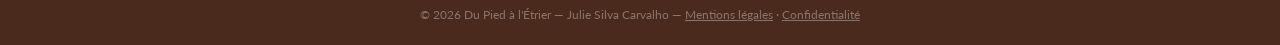
<file: activites.html>
<!DOCTYPE html>
<html lang="fr">
<head>
    <meta charset="UTF-8">
    <meta name="viewport" content="width=device-width, initial-scale=1.0">
    <title>Activités équestres à Blandas (30) | Du Pied à l'Étrier</title>
    <meta name="description" content="Balades à cheval et en calèche, cours d'équitation dès 13 ans et maréchalerie sur le Causse de Blandas, aux portes du Cirque de Navacelles dans le Gard.">
    <meta name="robots" content="index,follow,max-image-preview:large,max-snippet:-1,max-video-preview:-1">
    <meta name="author" content="Du Pied à l'Étrier">
    <meta name="theme-color" content="#6B3E2E">
    <meta name="geo.region" content="FR-30">
    <meta name="geo.placename" content="Blandas">
    <link rel="canonical" href="https://dupiedaletrier.fr/activites.html">

    <meta property="og:type" content="website">
    <meta property="og:locale" content="fr_FR">
    <meta property="og:site_name" content="Du Pied à l'Étrier">
    <meta property="og:url" content="https://dupiedaletrier.fr/activites.html">
    <meta property="og:title" content="Activités équestres à Blandas (30) | Du Pied à l'Étrier">
    <meta property="og:description" content="Balades à cheval et en calèche, cours d'équitation dès 13 ans et maréchalerie sur le Causse de Blandas, aux portes du Cirque de Navacelles dans le Gard.">
    <meta property="og:image" content="https://dupiedaletrier.fr/images/balade-3.jpg">
    <meta property="og:image:alt" content="Cavaliers en balade sur le Causse de Blandas">

    <meta name="twitter:card" content="summary_large_image">
    <meta name="twitter:title" content="Activités équestres à Blandas (30) | Du Pied à l'Étrier">
    <meta name="twitter:description" content="Balades à cheval et en calèche, cours d'équitation dès 13 ans et maréchalerie sur le Causse de Blandas, aux portes du Cirque de Navacelles dans le Gard.">
    <meta name="twitter:image" content="https://dupiedaletrier.fr/images/balade-3.jpg">

    <link rel="icon" href="/favicon.ico" sizes="any">
    <link rel="icon" type="image/png" sizes="32x32" href="/favicon-32x32.png">
    <link rel="icon" type="image/png" sizes="16x16" href="/favicon-16x16.png">
    <link rel="icon" type="image/png" sizes="192x192" href="/android-chrome-192x192.png">
    <link rel="apple-touch-icon" sizes="180x180" href="/apple-touch-icon.png">
    <link rel="manifest" href="/site.webmanifest">
    <link rel="preconnect" href="https://fonts.googleapis.com">
    <link rel="preconnect" href="https://fonts.gstatic.com" crossorigin>
    <link rel="preload" as="style" href="https://fonts.googleapis.com/css2?family=Playfair+Display:ital,wght@0,400;0,700;1,700&amp;family=Lato:wght@400;700&amp;display=swap">
    <link rel="stylesheet" href="https://fonts.googleapis.com/css2?family=Playfair+Display:ital,wght@0,400;0,700;1,700&amp;family=Lato:wght@400;700&amp;display=swap" media="print" onload="this.media='all'">
    <noscript><link rel="stylesheet" href="https://fonts.googleapis.com/css2?family=Playfair+Display:ital,wght@0,400;0,700;1,700&amp;family=Lato:wght@400;700&amp;display=swap"></noscript>
    <link rel="stylesheet" href="style.css">
    <script type="application/ld+json">
{
  "@context": "https://schema.org",
  "@type": "BreadcrumbList",
  "itemListElement": [
    {
      "@type": "ListItem",
      "position": 1,
      "name": "Accueil",
      "item": "https://dupiedaletrier.fr/"
    },
    {
      "@type": "ListItem",
      "position": 2,
      "name": "Activités",
      "item": "https://dupiedaletrier.fr/activites.html"
    }
  ]
}
    </script>
</head>
<body>

<nav id="navbar">
    <div class="nav-container">
        <a href="/" class="nav-logo">
            <img src="images/logo.jpg" alt="Du Pied à l'Étrier" width="42" height="42">
            <span>Du Pied à l'Étrier</span>
        </a>
        <button class="nav-toggle" id="nav-toggle" aria-label="Menu">
            <span></span><span></span><span></span>
        </button>
        <ul class="nav-links" id="nav-links">
            <li><a href="/">Accueil</a></li>
            <li><a href="activites.html">Activités</a></li>
            <li><a href="infos.html">Tarifs</a></li>
            <li><a href="actualites.html">Actualités</a></li>
            <li><a href="apropos.html">Qui sommes-nous ?</a></li>
            <li><a href="contact.html" class="nav-cta">Contact</a></li>
        </ul>
    </div>
</nav>

<!-- PAGE HERO -->
<section class="page-hero">
    <div class="page-hero-bg" style="background-image:url('images/balade-3.jpg')"></div>
    <div class="container">
        <span class="section-label" data-cms-text="activites.subtitle_eyebrow">Du Pied à l'Étrier</span>
        <h1 id="activites-title" data-cms-text="activites.title">Nos Activités</h1>
        <p id="activites-subtitle" data-cms-text="activites.subtitle">Une entreprise polyvalente dans le domaine équestre au service des particuliers et des professionnels.</p>
    </div>
</section>

<!-- LES 3 ACTIVITÉS -->
<section class="activites-page">
    <div class="container">

        <!-- BALADE -->
        <div class="activite-card-big">
            <img id="act-balade-photo" data-cms-img="activites.balade_photo" src="images/balade-1.jpg" alt="Attelage et balade à cheval sur le Causse" loading="lazy" decoding="async">
            <div class="activite-card-content">
                <span class="section-label" data-cms-text="activites.balade_eyebrow">Tourisme équestre &amp; attelage</span>
                <h2 id="act-balade-title" data-cms-text="activites.balade_title">Balade à cheval & calèche</h2>
                <p id="act-balade-text" data-cms-text="activites.balade_text">Envie d'une évasion en pleine nature ? Nous vous proposons d'avril à octobre des balades à cheval ou en calèche ! Venez découvrir des paysages inscrits au Patrimoine mondial de l'UNESCO.</p>
                <a href="balade.html" class="btn btn-primary" data-cms-text="activites.btn">Découvrir</a>
            </div>
        </div>

        <!-- PRESTATION EN CALÈCHE -->
        <div class="activite-card-big reverse">
            <img id="act-caleche-photo" data-cms-img="activites.caleche_photo" src="images/balade-1.jpg" alt="Calèche attelée pour un mariage dans les Cévennes" loading="lazy" decoding="async">
            <div class="activite-card-content">
                <span class="section-label" data-cms-text="activites.caleche_eyebrow">Location de calèche</span>
                <h2 id="act-caleche-title" data-cms-text="activites.caleche_title">Prestation en calèche</h2>
                <p id="act-caleche-text" data-cms-text="activites.caleche_text">Pour un mariage, un marché de terroir ou une animation de village, la calèche et son attelage se déplacent dans le Gard, l'Hérault et les Cévennes. Jusqu'à 5 personnes assises, sur devis gratuit.</p>
                <a href="balade.html#prestations" class="btn btn-primary" data-cms-text="activites.btn">Découvrir</a>
            </div>
        </div>

        <!-- ENSEIGNEMENT -->
        <div class="activite-card-big">
            <img id="act-enseignement-photo" data-cms-img="activites.enseignement_photo" src="images/enseignement-1.jpg" alt="Cours d'équitation en carrière au Quintanel" loading="lazy" decoding="async">
            <div class="activite-card-content">
                <span class="section-label" data-cms-text="activites.enseignement_eyebrow">Enseignement &amp; travail du cheval</span>
                <h2 id="act-enseignement-title" data-cms-text="activites.enseignement_title">Enseignement équestre</h2>
                <p id="act-enseignement-text" data-cms-text="activites.enseignement_text">De l'équitation de loisir au perfectionnement en compétition. Un enseignement sur mesure adapté à chacun en fonction de vos envies et objectifs, dès 13 ans.</p>
                <a href="enseignement.html" class="btn btn-primary" data-cms-text="activites.btn">Découvrir</a>
            </div>
        </div>

        <!-- MARÉCHALERIE -->
        <div class="activite-card-big reverse">
            <img id="act-marechalerie-photo" data-cms-img="activites.marechalerie_photo" src="images/marechalerie-1.jpg" alt="Maréchal-ferrant au travail sur un cheval" loading="lazy" decoding="async">
            <div class="activite-card-content">
                <span class="section-label" data-cms-text="activites.marechalerie_eyebrow">Maréchal-Ferrant</span>
                <h2 id="act-marechalerie-title" data-cms-text="activites.marechalerie_title">Maréchalerie</h2>
                <p id="act-marechalerie-text" data-cms-text="activites.marechalerie_text">Que vous soyez propriétaire particulier ou professionnel, nous intervenons auprès de tous les équidés (poneys, ânes et chevaux) en ferrage comme en parage, afin de contribuer à leur bien-être dans le respect.</p>
                <a href="marechalerie.html" class="btn btn-primary" data-cms-text="activites.btn">Découvrir</a>
            </div>
        </div>

    </div>
</section>

<section style="padding:0 0 60px;background:var(--cream)">
    <div class="container text-center">
        <p>Consultez nos <a href="infos.html" style="color:var(--brown);font-weight:700">tarifs 2026 et le planning de la saison</a> avant de réserver.</p>
    </div>
</section>

<!-- CTA -->
<section class="cta-section">
    <div class="cta-bg" style="background-image:url('images/balade-5.jpg')"></div>
    <div class="container text-center">
        <h2 data-cms-text="activites.cta_title">Une question sur nos activités ?</h2>
        <p data-cms-text="activites.cta_subtitle">Contactez-nous, nous serons ravis de vous renseigner.</p>
        <div class="cta-contacts">
            <a href="tel:0616380243" class="cta-contact" data-cms-tel="contact.phone">
                <span>📞</span><span id="contact-phone" data-cms-text="contact.phone">06.16.38.02.43</span>
            </a>
            <a href="mailto:dupiedaletrier@gmail.com" class="cta-contact" data-cms-mail="contact.email">
                <span>✉</span><span id="contact-email" data-cms-text="contact.email">dupiedaletrier@gmail.com</span>
            </a>
        </div>
        <a href="contact.html" class="btn btn-primary">Nous contacter</a>
    </div>
</section>

<!-- FOOTER -->
<footer data-cms="social">
    <div class="container">
        <div class="footer-grid">

            <!-- Carte OpenStreetMap : aucun cookie tiers, donc aucun consentement a demander -->
            <div class="footer-map">
                <h4>Nous situer</h4>
                <iframe src="https://www.openstreetmap.org/export/embed.html?bbox=3.4723%2C43.9345%2C3.5123%2C43.9545&amp;layer=mapnik&amp;marker=43.944488%2C3.492288" title="Carte de situation : Le Quintanel, 30770 Blandas" loading="lazy" referrerpolicy="no-referrer-when-downgrade"></iframe>
                <a href="https://www.openstreetmap.org/?mlat=43.944488&amp;mlon=3.492288#map=14/43.944488/3.492288" target="_blank" rel="noopener">Ouvrir la carte →</a>
            </div>

            <div class="footer-brand">
                <img src="images/logo.jpg" alt="Logo Du Pied à l'Étrier, Blandas" loading="lazy" decoding="async">
                <p><span data-cms-text="contact.footer_nom">Du Pied à l'Étrier</span><br><span data-cms-text="contact.footer_ligne2">Le Quintanel, 30770 Blandas</span><br><span data-cms-text="contact.footer_ligne3">Julie Silva Carvalho</span></p>
            </div>

            <div class="footer-links">
                <h4>Navigation</h4>
                <ul>
                    <li><a href="/">Accueil</a></li>
                    <li><a href="activites.html">Activités</a></li>
                    <li><a href="infos.html">Tarifs</a></li>
                    <li><a href="actualites.html">Actualités</a></li>
                    <li><a href="apropos.html">Qui sommes-nous ?</a></li>
                    <li><a href="contact.html">Contact</a></li>
                </ul>
            </div>

            <div class="footer-contact">
                <h4>Contact</h4>
                <p id="footer-phone" data-cms-text="contact.phone">06.16.38.02.43</p>
                <p id="footer-email" data-cms-text="contact.email">dupiedaletrier@gmail.com</p>
                <div class="footer-social">
                    <a id="footer-facebook" data-cms-href="social.facebook" href="https://www.facebook.com/profile.php?id=100057482198207" target="_blank" rel="noopener" aria-label="Facebook"><svg viewBox="0 0 24 24" xmlns="http://www.w3.org/2000/svg" aria-hidden="true"><path d="M22.675 0h-21.35C.593 0 0 .593 0 1.325v21.351C0 23.407.593 24 1.325 24H12.82v-9.294H9.692v-3.622h3.128V8.413c0-3.1 1.893-4.788 4.659-4.788 1.325 0 2.463.099 2.795.143v3.24l-1.918.001c-1.504 0-1.795.715-1.795 1.763v2.313h3.587l-.467 3.622h-3.12V24h6.116c.73 0 1.323-.593 1.323-1.325V1.325C24 .593 23.407 0 22.675 0z"/></svg></a>
                    <a id="footer-instagram" data-cms-href="social.instagram" href="https://www.instagram.com/du_pied_a_letrier/" target="_blank" rel="noopener" aria-label="Instagram"><svg viewBox="0 0 24 24" xmlns="http://www.w3.org/2000/svg" aria-hidden="true"><path d="M12 2.163c3.204 0 3.584.012 4.85.07 3.252.148 4.771 1.691 4.919 4.919.058 1.265.069 1.645.069 4.849 0 3.205-.012 3.584-.069 4.849-.149 3.225-1.664 4.771-4.919 4.919-1.266.058-1.644.07-4.85.07-3.204 0-3.584-.012-4.849-.07-3.26-.149-4.771-1.699-4.919-4.92-.058-1.265-.07-1.644-.07-4.849 0-3.204.013-3.583.07-4.849.149-3.227 1.664-4.771 4.919-4.919 1.266-.057 1.645-.069 4.849-.069zM12 0C8.741 0 8.333.014 7.053.072 2.695.272.273 2.69.073 7.052.014 8.333 0 8.741 0 12c0 3.259.014 3.668.072 4.948.2 4.358 2.618 6.78 6.98 6.98C8.333 23.986 8.741 24 12 24c3.259 0 3.668-.014 4.948-.072 4.354-.2 6.782-2.618 6.979-6.98.059-1.28.073-1.689.073-4.948 0-3.259-.014-3.667-.072-4.947-.196-4.354-2.617-6.78-6.979-6.98C15.668.014 15.259 0 12 0zm0 5.838a6.162 6.162 0 100 12.324 6.162 6.162 0 000-12.324zM12 16a4 4 0 110-8 4 4 0 010 8zm6.406-11.845a1.44 1.44 0 100 2.881 1.44 1.44 0 000-2.881z"/></svg></a>
                </div>
            </div>

            <div class="footer-ffe">
                <h4>Affiliation</h4>
                <span class="ffe-badge">Adhérente à la Fédération Française d'Équitation</span>
                <p>Monitrice diplômée d'État · Guide de tourisme équestre</p>
            </div>

        </div>
        <div class="footer-bottom">
            <p>© 2026 Du Pied à l'Étrier — Julie Silva Carvalho — <a href="mentions-legales.html" style="color:inherit;text-decoration:underline">Mentions légales</a> · <a href="confidentialite.html" style="color:inherit;text-decoration:underline">Confidentialité</a></p>
        </div>
    </div>
</footer>

<!-- BULLE WHATSAPP -->
<a id="whatsapp-float" class="whatsapp-float" href="https://wa.me/33616380243" data-cms-wa="contact.phone" target="_blank" rel="noopener" aria-label="Contacter sur WhatsApp">
    <span class="whatsapp-icon">
        <svg viewBox="0 0 24 24" xmlns="http://www.w3.org/2000/svg"><path d="M17.472 14.382c-.297-.149-1.758-.867-2.03-.967-.273-.099-.471-.148-.67.15-.197.297-.767.966-.94 1.164-.173.199-.347.223-.644.075-.297-.15-1.255-.463-2.39-1.475-.883-.788-1.48-1.761-1.653-2.059-.173-.297-.018-.458.13-.606.134-.133.298-.347.446-.52.149-.174.198-.298.298-.497.099-.198.05-.371-.025-.52-.075-.149-.669-1.612-.916-2.207-.242-.579-.487-.5-.669-.51-.173-.008-.371-.01-.57-.01-.198 0-.52.074-.792.372-.272.297-1.04 1.016-1.04 2.479 0 1.462 1.065 2.875 1.213 3.074.149.198 2.096 3.2 5.077 4.487.71.306 1.263.489 1.694.625.712.227 1.36.195 1.872.118.571-.085 1.758-.719 2.006-1.413.248-.694.248-1.289.173-1.413-.074-.124-.272-.198-.57-.347m-5.421 7.403h-.004a9.87 9.87 0 01-5.031-1.378l-.361-.214-3.741.982.998-3.648-.235-.374a9.86 9.86 0 01-1.51-5.26c.001-5.45 4.436-9.884 9.888-9.884 2.64 0 5.122 1.03 6.988 2.898a9.825 9.825 0 012.893 6.994c-.003 5.45-4.437 9.884-9.885 9.884m8.413-18.297A11.815 11.815 0 0012.05 0C5.495 0 .16 5.335.157 11.892c0 2.096.547 4.142 1.588 5.945L.057 24l6.305-1.654a11.882 11.882 0 005.683 1.448h.005c6.554 0 11.89-5.335 11.893-11.893a11.821 11.821 0 00-3.48-8.413Z"/></svg>
    </span>
    <span class="whatsapp-label">Écrivez-nous sur WhatsApp</span>
</a>
<script defer src="cms.js" data-cms-repo="ZiToon34/site-dupiedaletrier"></script>
<script defer src="nav.js"></script>
<script>
</script>
<script defer src="cms-bridge.js"></script>
</body>
</html>
</file>
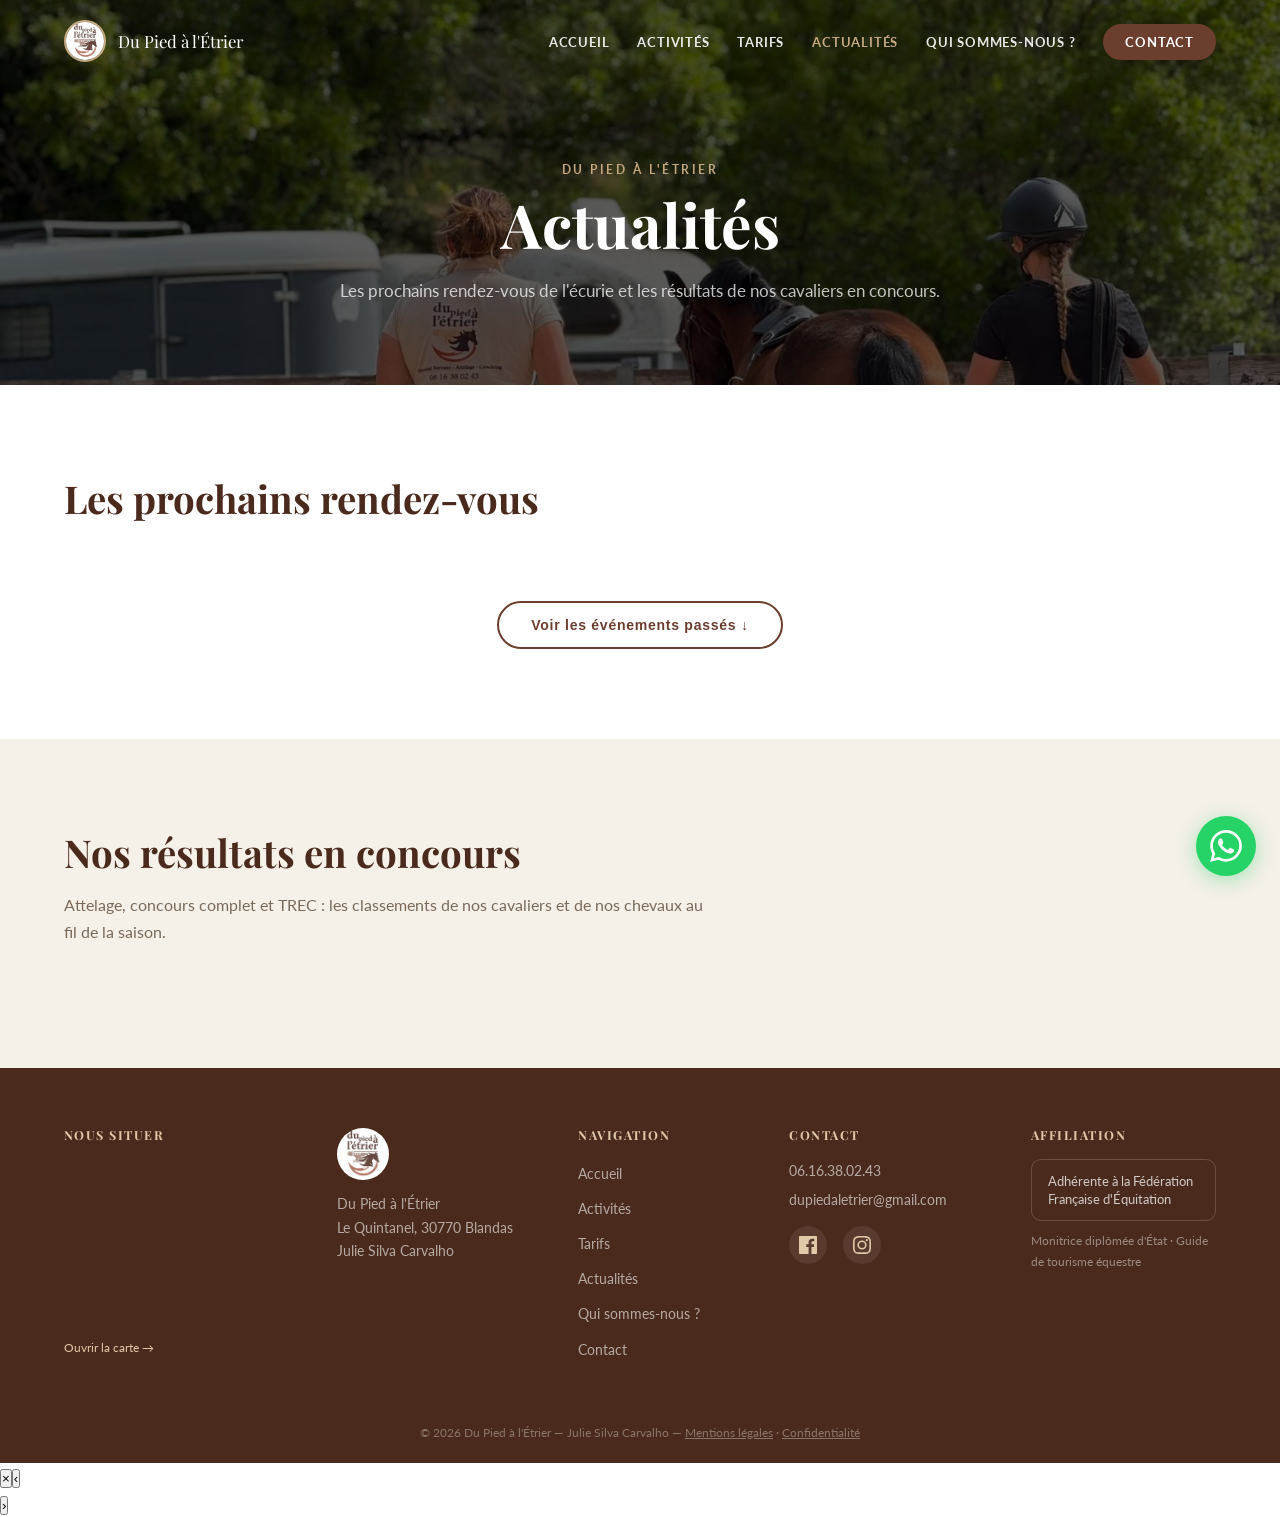
<file: actualites.html>
<!DOCTYPE html>
<html lang="fr">
<head>
    <meta charset="UTF-8">
    <meta name="viewport" content="width=device-width, initial-scale=1.0">
    <title>Actualités et résultats de concours | Du Pied à l'Étrier</title>
    <meta name="description" content="Les prochains rendez-vous de l'écurie Du Pied à l'Étrier à Blandas, et les résultats de nos cavaliers en attelage, concours complet et TREC.">
    <meta name="robots" content="index,follow,max-image-preview:large,max-snippet:-1">
    <meta name="theme-color" content="#6B3E2E">
    <link rel="canonical" href="https://dupiedaletrier.fr/actualites.html">

    <meta property="og:type" content="website">
    <meta property="og:locale" content="fr_FR">
    <meta property="og:site_name" content="Du Pied à l'Étrier">
    <meta property="og:url" content="https://dupiedaletrier.fr/actualites.html">
    <meta property="og:title" content="Actualités et résultats de concours | Du Pied à l'Étrier">
    <meta property="og:description" content="Les prochains rendez-vous de l'écurie Du Pied à l'Étrier à Blandas, et les résultats de nos cavaliers en attelage, concours complet et TREC.">
    <meta property="og:image" content="https://dupiedaletrier.fr/images/enseignement-1.jpg">

    <link rel="icon" href="/favicon.ico" sizes="any">
    <link rel="icon" type="image/png" sizes="32x32" href="/favicon-32x32.png">
    <link rel="apple-touch-icon" sizes="180x180" href="/apple-touch-icon.png">
    <link rel="manifest" href="/site.webmanifest">
    <link rel="preconnect" href="https://fonts.googleapis.com">
    <link rel="preconnect" href="https://fonts.gstatic.com" crossorigin>
    <link rel="stylesheet" href="https://fonts.googleapis.com/css2?family=Playfair+Display:ital,wght@0,400;0,700;1,700&amp;family=Lato:wght@400;700&amp;display=swap">
    <link rel="stylesheet" href="style.css">
    <script type="application/ld+json">
{
  "@context": "https://schema.org",
  "@type": "BreadcrumbList",
  "itemListElement": [
    { "@type": "ListItem", "position": 1, "name": "Accueil", "item": "https://dupiedaletrier.fr/" },
    { "@type": "ListItem", "position": 2, "name": "Actualités", "item": "https://dupiedaletrier.fr/actualites.html" }
  ]
}
    </script>
</head>
<body>

<nav id="navbar">
    <div class="nav-container">
        <a href="/" class="nav-logo">
            <img src="images/logo.jpg" alt="Du Pied à l'Étrier" width="42" height="42">
            <span>Du Pied à l'Étrier</span>
        </a>
        <button class="nav-toggle" id="nav-toggle" aria-label="Menu">
            <span></span><span></span><span></span>
        </button>
        <ul class="nav-links" id="nav-links">
            <li><a href="/">Accueil</a></li>
            <li><a href="activites.html">Activités</a></li>
            <li><a href="infos.html">Tarifs</a></li>
            <li><a href="actualites.html">Actualités</a></li>
            <li><a href="apropos.html">Qui sommes-nous ?</a></li>
            <li><a href="contact.html" class="nav-cta">Contact</a></li>
        </ul>
    </div>
</nav>

<section class="page-hero">
    <div class="page-hero-bg" style="background-image:url('images/enseignement-1.jpg')"></div>
    <div class="container">
        <span class="section-label" data-cms-text="actus.eyebrow">Du Pied à l'Étrier</span>
        <h1 id="actus-title" data-cms-text="actus.title">Actualités</h1>
        <p id="actus-subtitle" data-cms-text="actus.subtitle">Les prochains rendez-vous de l'écurie et les résultats de nos cavaliers en concours.</p>
    </div>
</section>

<!-- ÉVÉNEMENTS À VENIR -->
<section class="actus-page">
    <div class="container">
        <h2 data-cms-text="actus.titre_avenir">Les prochains rendez-vous</h2>

        <div class="actus-grid"
             data-cms-repeat="actus.evenements"
             data-cms-repeat-date="date"
             data-cms-repeat-actif="actif"
             data-cms-repeat-quand="futur"
             data-cms-repeat-tri="ancien"
             data-cms-repeat-vide="Aucun événement prévu pour le moment. Revenez bientôt.">
            <template data-cms-repeat-modele>
                <article class="actu-card">
                    <div class="actu-galerie" data-cms-item-galerie="photos"></div>
                    <div class="actu-corps">
                        <time class="actu-date" data-cms-item="date" data-cms-item-format="date"></time>
                        <h3 class="actu-titre" data-cms-item="titre"></h3>
                        <p class="actu-lieu" data-cms-item="lieu" data-cms-item-si="lieu"></p>
                        <p class="actu-recit" data-cms-item="recit" data-cms-item-si="recit"></p>
                    </div>
                </article>
            </template>
        </div>

        <!-- ÉVÉNEMENTS PASSÉS, replies par defaut -->
        <div class="actus-passes">
            <button type="button" class="btn btn-secondary actus-bascule" id="voir-passes" aria-expanded="false" aria-controls="bloc-passes">
                <span data-cms-text="actus.btn_passes">Voir les événements passés</span>
            </button>

            <div id="bloc-passes" class="actus-passes-bloc" hidden>
                <h2 data-cms-text="actus.titre_passes">C'est déjà passé</h2>
                <div class="actus-grid"
                     data-cms-repeat="actus.evenements"
                     data-cms-repeat-date="date"
                     data-cms-repeat-actif="actif"
                     data-cms-repeat-quand="passe"
                     data-cms-repeat-tri="recent"
                     data-cms-repeat-vide="Rien à afficher pour l'instant.">
                    <template data-cms-repeat-modele>
                        <article class="actu-card actu-card-passe">
                            <div class="actu-galerie" data-cms-item-galerie="photos"></div>
                            <div class="actu-corps">
                                <time class="actu-date" data-cms-item="date" data-cms-item-format="date"></time>
                                <h3 class="actu-titre" data-cms-item="titre"></h3>
                                <p class="actu-lieu" data-cms-item="lieu" data-cms-item-si="lieu"></p>
                                <p class="actu-recit" data-cms-item="recit" data-cms-item-si="recit"></p>
                            </div>
                        </article>
                    </template>
                </div>
            </div>
        </div>
    </div>
</section>

<!-- RÉSULTATS DE CONCOURS -->
<section class="actus-resultats">
    <div class="container">
        <h2 data-cms-text="actus.titre_resultats">Nos résultats en concours</h2>
        <p class="actus-chapo" data-cms-text="actus.texte_resultats">Attelage, concours complet et TREC : les classements de nos cavaliers et de nos chevaux au fil de la saison.</p>

        <div class="resultats-liste"
             data-cms-repeat="actus.resultats"
             data-cms-repeat-date="date"
             data-cms-repeat-actif="actif"
             data-cms-repeat-quand="tous"
             data-cms-repeat-tri="recent"
             data-cms-repeat-vide="Les prochains résultats seront publiés ici.">
            <template data-cms-repeat-modele>
                <div class="resultat">
                    <span class="resultat-discipline" data-cms-item="discipline" data-cms-item-si="discipline"></span>
                    <div class="resultat-corps">
                        <p class="resultat-epreuve" data-cms-item="epreuve"></p>
                        <p class="resultat-cavalier" data-cms-item="cavalier" data-cms-item-si="cavalier"></p>
                        <div class="actu-galerie resultat-photos" data-cms-item-galerie="photos"></div>
                    </div>
                    <div class="resultat-fin">
                        <span class="resultat-rang" data-cms-item="classement" data-cms-item-si="classement"></span>
                        <time class="resultat-date" data-cms-item="date" data-cms-item-format="date"></time>
                    </div>
                </div>
            </template>
        </div>
    </div>
</section>

<footer data-cms="social">
    <div class="container">
        <div class="footer-grid">

            <!-- Carte OpenStreetMap : aucun cookie tiers, donc aucun consentement a demander -->
            <div class="footer-map">
                <h4>Nous situer</h4>
                <iframe src="https://www.openstreetmap.org/export/embed.html?bbox=3.4723%2C43.9345%2C3.5123%2C43.9545&amp;layer=mapnik&amp;marker=43.944488%2C3.492288" title="Carte de situation : Le Quintanel, 30770 Blandas" loading="lazy" referrerpolicy="no-referrer-when-downgrade"></iframe>
                <a href="https://www.openstreetmap.org/?mlat=43.944488&amp;mlon=3.492288#map=14/43.944488/3.492288" target="_blank" rel="noopener">Ouvrir la carte →</a>
            </div>

            <div class="footer-brand">
                <img src="images/logo.jpg" alt="Logo Du Pied à l'Étrier, Blandas" loading="lazy" decoding="async">
                <p><span data-cms-text="contact.footer_nom">Du Pied à l'Étrier</span><br><span data-cms-text="contact.footer_ligne2">Le Quintanel, 30770 Blandas</span><br><span data-cms-text="contact.footer_ligne3">Julie Silva Carvalho</span></p>
            </div>

            <div class="footer-links">
                <h4>Navigation</h4>
                <ul>
                    <li><a href="/">Accueil</a></li>
                    <li><a href="activites.html">Activités</a></li>
                    <li><a href="infos.html">Tarifs</a></li>
                    <li><a href="actualites.html">Actualités</a></li>
                    <li><a href="apropos.html">Qui sommes-nous ?</a></li>
                    <li><a href="contact.html">Contact</a></li>
                </ul>
            </div>

            <div class="footer-contact">
                <h4>Contact</h4>
                <p id="footer-phone" data-cms-text="contact.phone">06.16.38.02.43</p>
                <p id="footer-email" data-cms-text="contact.email">dupiedaletrier@gmail.com</p>
                <div class="footer-social">
                    <a id="footer-facebook" data-cms-href="social.facebook" href="https://www.facebook.com/profile.php?id=100057482198207" target="_blank" rel="noopener" aria-label="Facebook"><svg viewBox="0 0 24 24" xmlns="http://www.w3.org/2000/svg" aria-hidden="true"><path d="M22.675 0h-21.35C.593 0 0 .593 0 1.325v21.351C0 23.407.593 24 1.325 24H12.82v-9.294H9.692v-3.622h3.128V8.413c0-3.1 1.893-4.788 4.659-4.788 1.325 0 2.463.099 2.795.143v3.24l-1.918.001c-1.504 0-1.795.715-1.795 1.763v2.313h3.587l-.467 3.622h-3.12V24h6.116c.73 0 1.323-.593 1.323-1.325V1.325C24 .593 23.407 0 22.675 0z"/></svg></a>
                    <a id="footer-instagram" data-cms-href="social.instagram" href="https://www.instagram.com/du_pied_a_letrier/" target="_blank" rel="noopener" aria-label="Instagram"><svg viewBox="0 0 24 24" xmlns="http://www.w3.org/2000/svg" aria-hidden="true"><path d="M12 2.163c3.204 0 3.584.012 4.85.07 3.252.148 4.771 1.691 4.919 4.919.058 1.265.069 1.645.069 4.849 0 3.205-.012 3.584-.069 4.849-.149 3.225-1.664 4.771-4.919 4.919-1.266.058-1.644.07-4.85.07-3.204 0-3.584-.012-4.849-.07-3.26-.149-4.771-1.699-4.919-4.92-.058-1.265-.07-1.644-.07-4.849 0-3.204.013-3.583.07-4.849.149-3.227 1.664-4.771 4.919-4.919 1.266-.057 1.645-.069 4.849-.069zM12 0C8.741 0 8.333.014 7.053.072 2.695.272.273 2.69.073 7.052.014 8.333 0 8.741 0 12c0 3.259.014 3.668.072 4.948.2 4.358 2.618 6.78 6.98 6.98C8.333 23.986 8.741 24 12 24c3.259 0 3.668-.014 4.948-.072 4.354-.2 6.782-2.618 6.979-6.98.059-1.28.073-1.689.073-4.948 0-3.259-.014-3.667-.072-4.947-.196-4.354-2.617-6.78-6.979-6.98C15.668.014 15.259 0 12 0zm0 5.838a6.162 6.162 0 100 12.324 6.162 6.162 0 000-12.324zM12 16a4 4 0 110-8 4 4 0 010 8zm6.406-11.845a1.44 1.44 0 100 2.881 1.44 1.44 0 000-2.881z"/></svg></a>
                </div>
            </div>

            <div class="footer-ffe">
                <h4>Affiliation</h4>
                <span class="ffe-badge">Adhérente à la Fédération Française d'Équitation</span>
                <p>Monitrice diplômée d'État · Guide de tourisme équestre</p>
            </div>

        </div>
        <div class="footer-bottom">
            <p>© 2026 Du Pied à l'Étrier — Julie Silva Carvalho — <a href="mentions-legales.html" style="color:inherit;text-decoration:underline">Mentions légales</a> · <a href="confidentialite.html" style="color:inherit;text-decoration:underline">Confidentialité</a></p>
        </div>
    </div>
</footer>

<a id="whatsapp-float" class="whatsapp-float" href="https://wa.me/33616380243" data-cms-wa="contact.phone" target="_blank" rel="noopener" aria-label="Contacter sur WhatsApp">
    <span class="whatsapp-icon">
        <svg viewBox="0 0 24 24" xmlns="http://www.w3.org/2000/svg"><path d="M17.472 14.382c-.297-.149-1.758-.867-2.03-.967-.273-.099-.471-.148-.67.15-.197.297-.767.966-.94 1.164-.173.199-.347.223-.644.075-.297-.15-1.255-.463-2.39-1.475-.883-.788-1.48-1.761-1.653-2.059-.173-.297-.018-.458.13-.606.134-.133.298-.347.446-.52.149-.174.198-.298.298-.497.099-.198.05-.371-.025-.52-.075-.149-.669-1.612-.916-2.207-.242-.579-.487-.5-.669-.51-.173-.008-.371-.01-.57-.01-.198 0-.52.074-.792.372-.272.297-1.04 1.016-1.04 2.479 0 1.462 1.065 2.875 1.213 3.074.149.198 2.096 3.2 5.077 4.487.71.306 1.263.489 1.694.625.712.227 1.36.195 1.872.118.571-.085 1.758-.719 2.006-1.413.248-.694.248-1.289.173-1.413-.074-.124-.272-.198-.57-.347m-5.421 7.403h-.004a9.87 9.87 0 01-5.031-1.378l-.361-.214-3.741.982.998-3.648-.235-.374a9.86 9.86 0 01-1.51-5.26c.001-5.45 4.436-9.884 9.888-9.884 2.64 0 5.122 1.03 6.988 2.898a9.825 9.825 0 012.893 6.994c-.003 5.45-4.437 9.884-9.885 9.884m8.413-18.297A11.815 11.815 0 0012.05 0C5.495 0 .16 5.335.157 11.892c0 2.096.547 4.142 1.588 5.945L.057 24l6.305-1.654a11.882 11.882 0 005.683 1.448h.005c6.554 0 11.89-5.335 11.893-11.893a11.821 11.821 0 00-3.48-8.413Z"/></svg>
    </span>
    <span class="whatsapp-label">Écrivez-nous sur WhatsApp</span>
</a>
<script defer src="cms.js" data-cms-repo="ZiToon34/site-dupiedaletrier"></script>
<script defer src="nav.js"></script>
<script>
// Deplie les evenements passes. Le bloc reste "hidden" par defaut :
// s'il n'y a pas de JS, la page affiche simplement les evenements a venir.
const bouton = document.getElementById("voir-passes")
const bloc = document.getElementById("bloc-passes")
if (bouton && bloc) {
    bouton.addEventListener("click", () => {
        const ouvert = !bloc.hidden
        bloc.hidden = ouvert
        bouton.setAttribute("aria-expanded", String(!ouvert))
        bouton.classList.toggle("ouvert", !ouvert)
        if (!ouvert) bloc.scrollIntoView({ behavior: "smooth", block: "start" })
    })
}
</script>
<script defer src="lightbox.js"></script>
<script defer src="cms-bridge.js"></script>
</body>
</html>
</file>
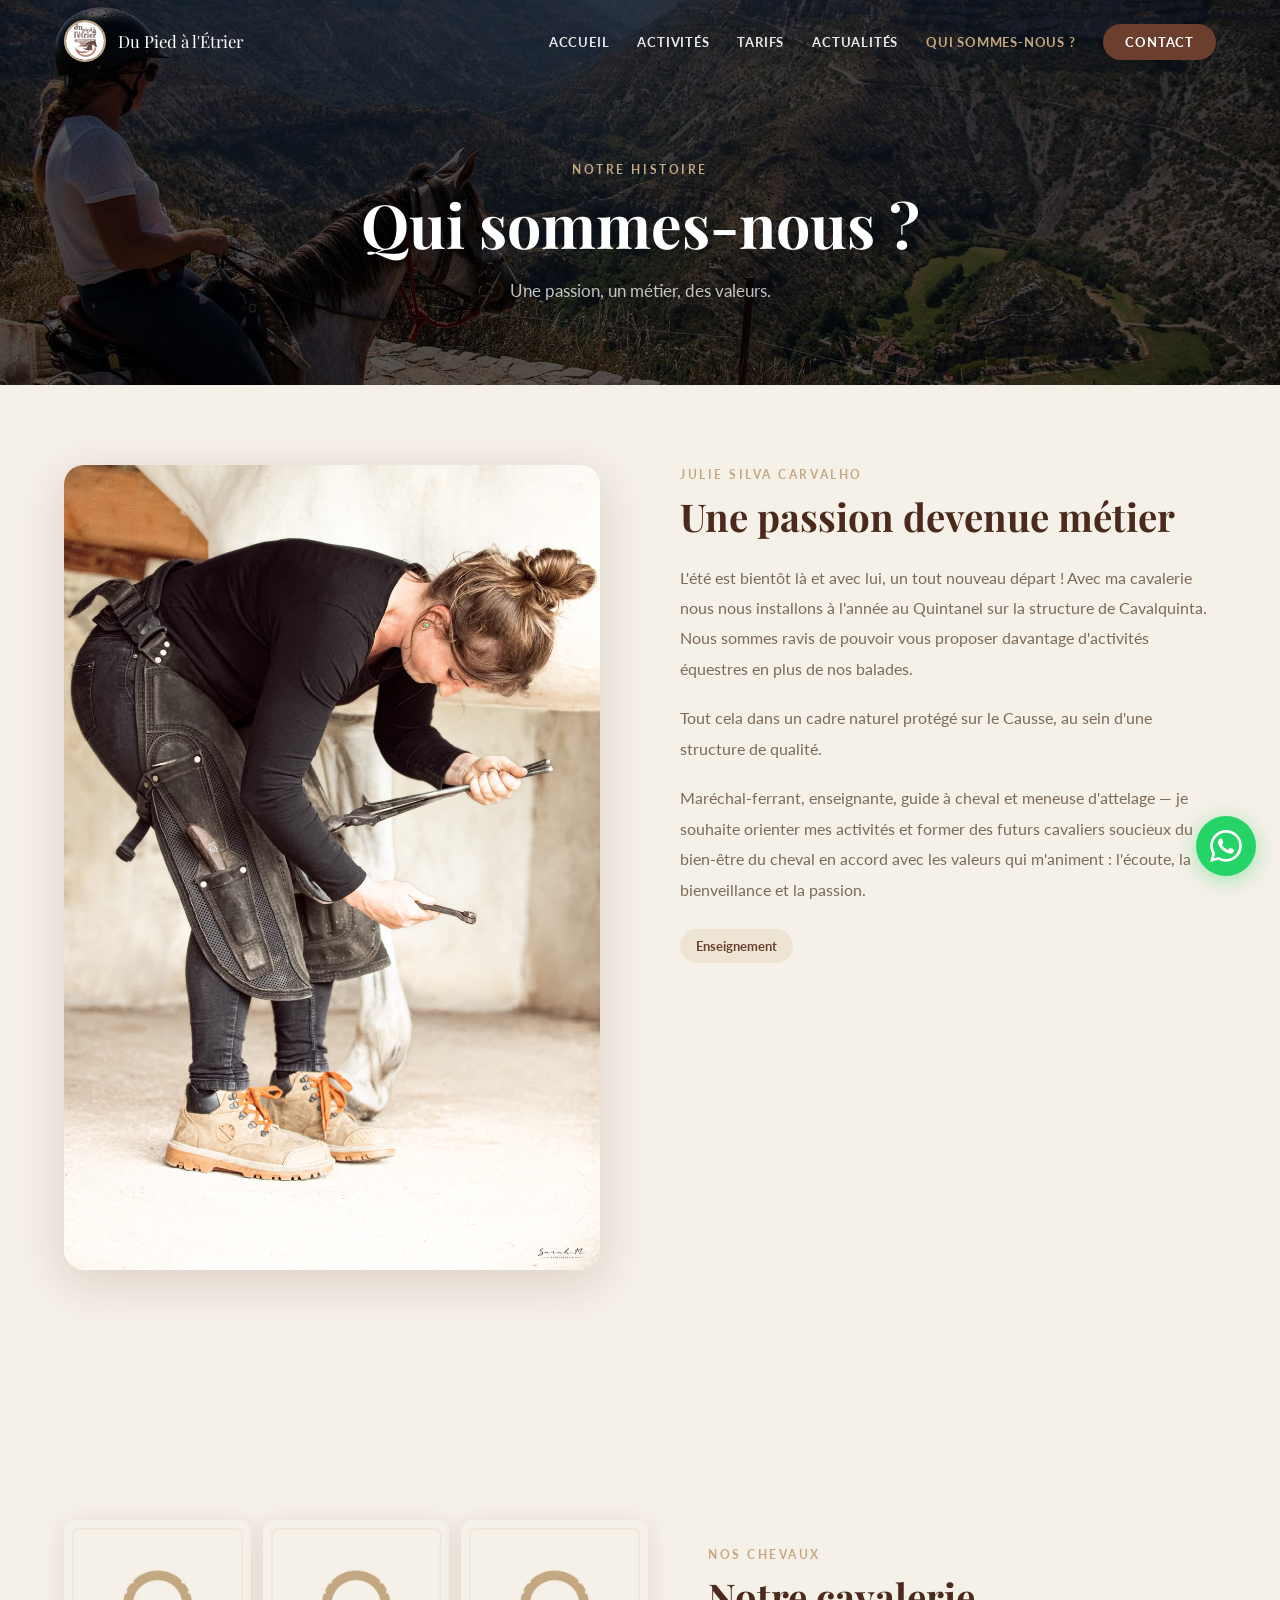
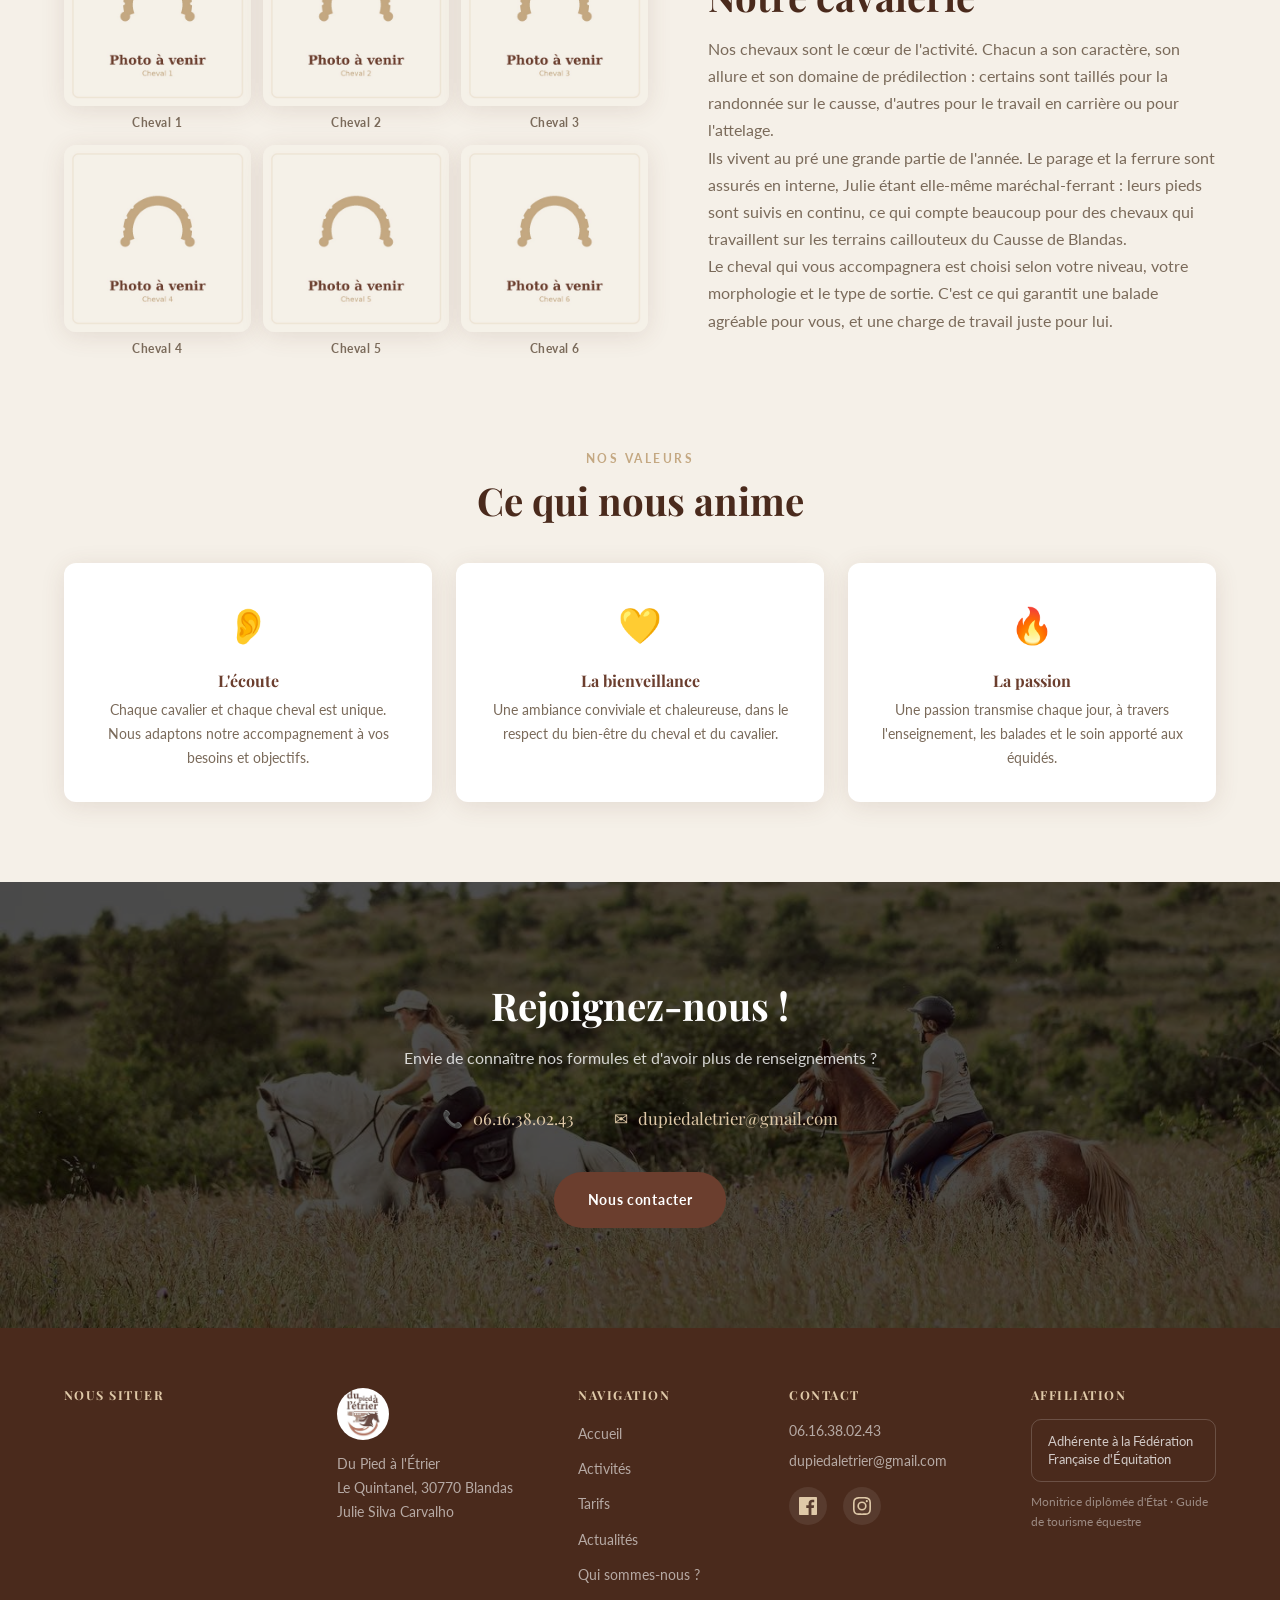
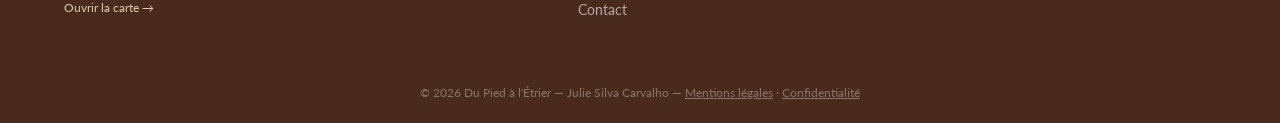
<file: apropos.html>
<!DOCTYPE html>
<html lang="fr">
<head>
    <meta charset="UTF-8">
    <meta name="viewport" content="width=device-width, initial-scale=1.0">
    <title>Julie Silva Carvalho, monitrice équestre en Cévennes</title>
    <meta name="description" content="Julie Silva Carvalho, monitrice diplômée d'État, guide à cheval, meneuse d'attelage et maréchal-ferrant au Quintanel, sur le Causse de Blandas, près du Vigan.">
    <meta name="robots" content="index,follow,max-image-preview:large,max-snippet:-1,max-video-preview:-1">
    <meta name="author" content="Du Pied à l'Étrier">
    <meta name="theme-color" content="#6B3E2E">
    <meta name="geo.region" content="FR-30">
    <meta name="geo.placename" content="Blandas">
    <link rel="canonical" href="https://dupiedaletrier.fr/apropos.html">

    <meta property="og:type" content="website">
    <meta property="og:locale" content="fr_FR">
    <meta property="og:site_name" content="Du Pied à l'Étrier">
    <meta property="og:url" content="https://dupiedaletrier.fr/apropos.html">
    <meta property="og:title" content="Julie Silva Carvalho, monitrice équestre en Cévennes">
    <meta property="og:description" content="Julie Silva Carvalho, monitrice diplômée d'État, guide à cheval, meneuse d'attelage et maréchal-ferrant au Quintanel, sur le Causse de Blandas, près du Vigan.">
    <meta property="og:image" content="https://dupiedaletrier.fr/images/balade-4.jpg">
    <meta property="og:image:alt" content="Cavalières en balade sur le Causse">

    <meta name="twitter:card" content="summary_large_image">
    <meta name="twitter:title" content="Julie Silva Carvalho, monitrice équestre en Cévennes">
    <meta name="twitter:description" content="Julie Silva Carvalho, monitrice diplômée d'État, guide à cheval, meneuse d'attelage et maréchal-ferrant au Quintanel, sur le Causse de Blandas, près du Vigan.">
    <meta name="twitter:image" content="https://dupiedaletrier.fr/images/balade-4.jpg">

    <link rel="icon" href="/favicon.ico" sizes="any">
    <link rel="icon" type="image/png" sizes="32x32" href="/favicon-32x32.png">
    <link rel="icon" type="image/png" sizes="16x16" href="/favicon-16x16.png">
    <link rel="icon" type="image/png" sizes="192x192" href="/android-chrome-192x192.png">
    <link rel="apple-touch-icon" sizes="180x180" href="/apple-touch-icon.png">
    <link rel="manifest" href="/site.webmanifest">
    <link rel="preconnect" href="https://fonts.googleapis.com">
    <link rel="preconnect" href="https://fonts.gstatic.com" crossorigin>
    <link rel="preload" as="style" href="https://fonts.googleapis.com/css2?family=Playfair+Display:ital,wght@0,400;0,700;1,700&amp;family=Lato:wght@400;700&amp;display=swap">
    <link rel="stylesheet" href="https://fonts.googleapis.com/css2?family=Playfair+Display:ital,wght@0,400;0,700;1,700&amp;family=Lato:wght@400;700&amp;display=swap" media="print" onload="this.media='all'">
    <noscript><link rel="stylesheet" href="https://fonts.googleapis.com/css2?family=Playfair+Display:ital,wght@0,400;0,700;1,700&amp;family=Lato:wght@400;700&amp;display=swap"></noscript>
    <link rel="stylesheet" href="style.css">
    <script type="application/ld+json">
{
  "@context": "https://schema.org",
  "@type": "Person",
  "name": "Julie Silva Carvalho",
  "jobTitle": "Monitrice diplômée d'État, guide de tourisme équestre, meneuse d'attelage et maréchal-ferrant",
  "worksFor": {
    "@id": "https://dupiedaletrier.fr/#business"
  },
  "workLocation": {
    "@type": "Place",
    "name": "Le Quintanel, Blandas",
    "address": {
      "@type": "PostalAddress",
      "addressLocality": "Blandas",
      "postalCode": "30770",
      "addressRegion": "Occitanie",
      "addressCountry": "FR"
    }
  },
  "knowsAbout": [
    "Enseignement de l'équitation",
    "Tourisme équestre et randonnée à cheval",
    "Attelage",
    "Maréchalerie"
  ],
  "url": "https://dupiedaletrier.fr/apropos.html"
}
    </script>
    <script type="application/ld+json">
{
  "@context": "https://schema.org",
  "@type": "BreadcrumbList",
  "itemListElement": [
    {
      "@type": "ListItem",
      "position": 1,
      "name": "Accueil",
      "item": "https://dupiedaletrier.fr/"
    },
    {
      "@type": "ListItem",
      "position": 2,
      "name": "Qui sommes-nous ?",
      "item": "https://dupiedaletrier.fr/apropos.html"
    }
  ]
}
    </script>
</head>
<body>

<nav id="navbar">
    <div class="nav-container">
        <a href="/" class="nav-logo">
            <img src="images/logo.jpg" alt="Du Pied à l'Étrier" width="42" height="42">
            <span>Du Pied à l'Étrier</span>
        </a>
        <button class="nav-toggle" id="nav-toggle" aria-label="Menu">
            <span></span><span></span><span></span>
        </button>
        <ul class="nav-links" id="nav-links">
            <li><a href="/">Accueil</a></li>
            <li><a href="activites.html">Activités</a></li>
            <li><a href="infos.html">Tarifs</a></li>
            <li><a href="actualites.html">Actualités</a></li>
            <li><a href="apropos.html">Qui sommes-nous ?</a></li>
            <li><a href="contact.html" class="nav-cta">Contact</a></li>
        </ul>
    </div>
</nav>

<!-- PAGE HERO -->
<section class="page-hero">
    <div class="page-hero-bg" style="background-image:url('images/balade-4.jpg')"></div>
    <div class="container">
        <span class="section-label" data-cms-text="apropos.eyebrow">Notre histoire</span>
        <h1 id="apropos-title" data-cms-text="apropos.title">Qui sommes-nous ?</h1>
        <p id="apropos-subtitle" data-cms-text="apropos.subtitle">Une passion, un métier, des valeurs.</p>
    </div>
</section>

<!-- CONTENU -->
<section class="apropos-page">
    <div class="container">
        <div class="apropos-content">
            <div class="apropos-img">
                <img id="apropos-photo" data-cms-img="apropos.photo" src="images/marechalerie-1.jpg" alt="Julie Silva Carvalho, monitrice et maréchal-ferrant" loading="lazy" decoding="async">
            </div>
            <div class="apropos-text">
                <span class="section-label" data-cms-text="apropos.intro_eyebrow">Julie Silva Carvalho</span>
                <h2 id="apropos-intro-title" data-cms-text="apropos.intro_title">Une passion devenue métier</h2>
                <p id="apropos-text1" data-cms-text="apropos.text1">L'été est bientôt là et avec lui, un tout nouveau départ ! Avec ma cavalerie nous nous installons à l'année au Quintanel sur la structure de Cavalquinta. Nous sommes ravis de pouvoir vous proposer davantage d'activités équestres en plus de nos balades.</p>
                <p id="apropos-text2" data-cms-text="apropos.text2">Tout cela dans un cadre naturel protégé sur le Causse, au sein d'une structure de qualité.</p>
                <p id="apropos-text3" data-cms-text="apropos.text3">Maréchal-ferrant, enseignante, guide à cheval et meneuse d'attelage — je souhaite orienter mes activités et former des futurs cavaliers soucieux du bien-être du cheval en accord avec les valeurs qui m'animent : l'écoute, la bienveillance et la passion.</p>
                <div class="specialites" data-cms-list="apropos.specialites" data-cms-list-style="etiquette">
                    <span class="spec-tag">Enseignement</span>
                </div>
            </div>
        </div>
    </div>
</section>

<!-- NOTRE CAVALERIE -->
<section class="cavalerie">
    <div class="container">
        <div class="cavalerie-grid">
            <div class="cavalerie-photos">
                    <figure>
                        <img id="cavalerie-photo1" data-cms-img="cavalerie.photo1" src="images/cheval-1.jpg" alt="Cheval 1 de la cavalerie de Du Pied à l'Étrier" loading="lazy" decoding="async">
                        <figcaption id="cavalerie-nom1" data-cms-text="cavalerie.nom1">Cheval 1</figcaption>
                    </figure>
                    <figure>
                        <img id="cavalerie-photo2" data-cms-img="cavalerie.photo2" src="images/cheval-2.jpg" alt="Cheval 2 de la cavalerie de Du Pied à l'Étrier" loading="lazy" decoding="async">
                        <figcaption id="cavalerie-nom2" data-cms-text="cavalerie.nom2">Cheval 2</figcaption>
                    </figure>
                    <figure>
                        <img id="cavalerie-photo3" data-cms-img="cavalerie.photo3" src="images/cheval-3.jpg" alt="Cheval 3 de la cavalerie de Du Pied à l'Étrier" loading="lazy" decoding="async">
                        <figcaption id="cavalerie-nom3" data-cms-text="cavalerie.nom3">Cheval 3</figcaption>
                    </figure>
                    <figure>
                        <img id="cavalerie-photo4" data-cms-img="cavalerie.photo4" src="images/cheval-4.jpg" alt="Cheval 4 de la cavalerie de Du Pied à l'Étrier" loading="lazy" decoding="async">
                        <figcaption id="cavalerie-nom4" data-cms-text="cavalerie.nom4">Cheval 4</figcaption>
                    </figure>
                    <figure>
                        <img id="cavalerie-photo5" data-cms-img="cavalerie.photo5" src="images/cheval-5.jpg" alt="Cheval 5 de la cavalerie de Du Pied à l'Étrier" loading="lazy" decoding="async">
                        <figcaption id="cavalerie-nom5" data-cms-text="cavalerie.nom5">Cheval 5</figcaption>
                    </figure>
                    <figure>
                        <img id="cavalerie-photo6" data-cms-img="cavalerie.photo6" src="images/cheval-6.jpg" alt="Cheval 6 de la cavalerie de Du Pied à l'Étrier" loading="lazy" decoding="async">
                        <figcaption id="cavalerie-nom6" data-cms-text="cavalerie.nom6">Cheval 6</figcaption>
                    </figure>
            </div>
            <div class="cavalerie-text">
                <span class="section-label" data-cms-text="cavalerie.eyebrow">Nos chevaux</span>
                <h2 id="cavalerie-title" data-cms-text="cavalerie.title">Notre cavalerie</h2>
                <p id="cavalerie-text1" data-cms-text="cavalerie.text1">Nos chevaux sont le cœur de l'activité. Chacun a son caractère, son allure et son domaine de prédilection : certains sont taillés pour la randonnée sur le causse, d'autres pour le travail en carrière ou pour l'attelage.</p>
                <p id="cavalerie-text2" data-cms-text="cavalerie.text2">Ils vivent au pré une grande partie de l'année. Le parage et la ferrure sont assurés en interne, Julie étant elle-même maréchal-ferrant : leurs pieds sont suivis en continu, ce qui compte beaucoup pour des chevaux qui travaillent sur les terrains caillouteux du Causse de Blandas.</p>
                <p id="cavalerie-text3" data-cms-text="cavalerie.text3">Le cheval qui vous accompagnera est choisi selon votre niveau, votre morphologie et le type de sortie. C'est ce qui garantit une balade agréable pour vous, et une charge de travail juste pour lui.</p>
            </div>
        </div>
    </div>
</section>

<section class="apropos-page" style="padding-top:0">
    <div class="container">

        <!-- VALEURS -->
        <span class="section-label text-center" style="display:block" data-cms-text="apropos.valeurs_eyebrow">Nos valeurs</span>
        <h2 class="text-center" style="margin-bottom:2.5rem" data-cms-text="apropos.valeurs_title">Ce qui nous anime</h2>
        <div class="values-grid">
            <div class="value-card">
                <div class="value-icon">👂</div>
                <h4 id="valeur1-title" data-cms-text="apropos.valeur1_title">L'écoute</h4>
                <p id="valeur1-text" data-cms-text="apropos.valeur1_text">Chaque cavalier et chaque cheval est unique. Nous adaptons notre accompagnement à vos besoins et objectifs.</p>
            </div>
            <div class="value-card">
                <div class="value-icon">💛</div>
                <h4 id="valeur2-title" data-cms-text="apropos.valeur2_title">La bienveillance</h4>
                <p id="valeur2-text" data-cms-text="apropos.valeur2_text">Une ambiance conviviale et chaleureuse, dans le respect du bien-être du cheval et du cavalier.</p>
            </div>
            <div class="value-card">
                <div class="value-icon">🔥</div>
                <h4 id="valeur3-title" data-cms-text="apropos.valeur3_title">La passion</h4>
                <p id="valeur3-text" data-cms-text="apropos.valeur3_text">Une passion transmise chaque jour, à travers l'enseignement, les balades et le soin apporté aux équidés.</p>
            </div>
        </div>
    </div>
</section>

<!-- CTA -->
<section class="cta-section">
    <div class="cta-bg" style="background-image:url('images/balade-1.jpg')"></div>
    <div class="container text-center">
        <h2 data-cms-text="apropos.cta_title">Rejoignez-nous !</h2>
        <p data-cms-text="apropos.cta_subtitle">Envie de connaître nos formules et d'avoir plus de renseignements ?</p>
        <div class="cta-contacts">
            <a href="tel:0616380243" class="cta-contact" data-cms-tel="contact.phone">
                <span>📞</span><span id="contact-phone" data-cms-text="contact.phone">06.16.38.02.43</span>
            </a>
            <a href="mailto:dupiedaletrier@gmail.com" class="cta-contact" data-cms-mail="contact.email">
                <span>✉</span><span id="contact-email" data-cms-text="contact.email">dupiedaletrier@gmail.com</span>
            </a>
        </div>
        <a href="contact.html" class="btn btn-primary">Nous contacter</a>
    </div>
</section>

<!-- FOOTER -->
<footer data-cms="social">
    <div class="container">
        <div class="footer-grid">

            <!-- Carte OpenStreetMap : aucun cookie tiers, donc aucun consentement a demander -->
            <div class="footer-map">
                <h4>Nous situer</h4>
                <iframe src="https://www.openstreetmap.org/export/embed.html?bbox=3.4723%2C43.9345%2C3.5123%2C43.9545&amp;layer=mapnik&amp;marker=43.944488%2C3.492288" title="Carte de situation : Le Quintanel, 30770 Blandas" loading="lazy" referrerpolicy="no-referrer-when-downgrade"></iframe>
                <a href="https://www.openstreetmap.org/?mlat=43.944488&amp;mlon=3.492288#map=14/43.944488/3.492288" target="_blank" rel="noopener">Ouvrir la carte →</a>
            </div>

            <div class="footer-brand">
                <img src="images/logo.jpg" alt="Logo Du Pied à l'Étrier, Blandas" loading="lazy" decoding="async">
                <p><span data-cms-text="contact.footer_nom">Du Pied à l'Étrier</span><br><span data-cms-text="contact.footer_ligne2">Le Quintanel, 30770 Blandas</span><br><span data-cms-text="contact.footer_ligne3">Julie Silva Carvalho</span></p>
            </div>

            <div class="footer-links">
                <h4>Navigation</h4>
                <ul>
                    <li><a href="/">Accueil</a></li>
                    <li><a href="activites.html">Activités</a></li>
                    <li><a href="infos.html">Tarifs</a></li>
                    <li><a href="actualites.html">Actualités</a></li>
                    <li><a href="apropos.html">Qui sommes-nous ?</a></li>
                    <li><a href="contact.html">Contact</a></li>
                </ul>
            </div>

            <div class="footer-contact">
                <h4>Contact</h4>
                <p id="footer-phone" data-cms-text="contact.phone">06.16.38.02.43</p>
                <p id="footer-email" data-cms-text="contact.email">dupiedaletrier@gmail.com</p>
                <div class="footer-social">
                    <a id="footer-facebook" data-cms-href="social.facebook" href="https://www.facebook.com/profile.php?id=100057482198207" target="_blank" rel="noopener" aria-label="Facebook"><svg viewBox="0 0 24 24" xmlns="http://www.w3.org/2000/svg" aria-hidden="true"><path d="M22.675 0h-21.35C.593 0 0 .593 0 1.325v21.351C0 23.407.593 24 1.325 24H12.82v-9.294H9.692v-3.622h3.128V8.413c0-3.1 1.893-4.788 4.659-4.788 1.325 0 2.463.099 2.795.143v3.24l-1.918.001c-1.504 0-1.795.715-1.795 1.763v2.313h3.587l-.467 3.622h-3.12V24h6.116c.73 0 1.323-.593 1.323-1.325V1.325C24 .593 23.407 0 22.675 0z"/></svg></a>
                    <a id="footer-instagram" data-cms-href="social.instagram" href="https://www.instagram.com/du_pied_a_letrier/" target="_blank" rel="noopener" aria-label="Instagram"><svg viewBox="0 0 24 24" xmlns="http://www.w3.org/2000/svg" aria-hidden="true"><path d="M12 2.163c3.204 0 3.584.012 4.85.07 3.252.148 4.771 1.691 4.919 4.919.058 1.265.069 1.645.069 4.849 0 3.205-.012 3.584-.069 4.849-.149 3.225-1.664 4.771-4.919 4.919-1.266.058-1.644.07-4.85.07-3.204 0-3.584-.012-4.849-.07-3.26-.149-4.771-1.699-4.919-4.92-.058-1.265-.07-1.644-.07-4.849 0-3.204.013-3.583.07-4.849.149-3.227 1.664-4.771 4.919-4.919 1.266-.057 1.645-.069 4.849-.069zM12 0C8.741 0 8.333.014 7.053.072 2.695.272.273 2.69.073 7.052.014 8.333 0 8.741 0 12c0 3.259.014 3.668.072 4.948.2 4.358 2.618 6.78 6.98 6.98C8.333 23.986 8.741 24 12 24c3.259 0 3.668-.014 4.948-.072 4.354-.2 6.782-2.618 6.979-6.98.059-1.28.073-1.689.073-4.948 0-3.259-.014-3.667-.072-4.947-.196-4.354-2.617-6.78-6.979-6.98C15.668.014 15.259 0 12 0zm0 5.838a6.162 6.162 0 100 12.324 6.162 6.162 0 000-12.324zM12 16a4 4 0 110-8 4 4 0 010 8zm6.406-11.845a1.44 1.44 0 100 2.881 1.44 1.44 0 000-2.881z"/></svg></a>
                </div>
            </div>

            <div class="footer-ffe">
                <h4>Affiliation</h4>
                <span class="ffe-badge">Adhérente à la Fédération Française d'Équitation</span>
                <p>Monitrice diplômée d'État · Guide de tourisme équestre</p>
            </div>

        </div>
        <div class="footer-bottom">
            <p>© 2026 Du Pied à l'Étrier — Julie Silva Carvalho — <a href="mentions-legales.html" style="color:inherit;text-decoration:underline">Mentions légales</a> · <a href="confidentialite.html" style="color:inherit;text-decoration:underline">Confidentialité</a></p>
        </div>
    </div>
</footer>

<!-- BULLE WHATSAPP -->
<a id="whatsapp-float" class="whatsapp-float" href="https://wa.me/33616380243" data-cms-wa="contact.phone" target="_blank" rel="noopener" aria-label="Contacter sur WhatsApp">
    <span class="whatsapp-icon">
        <svg viewBox="0 0 24 24" xmlns="http://www.w3.org/2000/svg"><path d="M17.472 14.382c-.297-.149-1.758-.867-2.03-.967-.273-.099-.471-.148-.67.15-.197.297-.767.966-.94 1.164-.173.199-.347.223-.644.075-.297-.15-1.255-.463-2.39-1.475-.883-.788-1.48-1.761-1.653-2.059-.173-.297-.018-.458.13-.606.134-.133.298-.347.446-.52.149-.174.198-.298.298-.497.099-.198.05-.371-.025-.52-.075-.149-.669-1.612-.916-2.207-.242-.579-.487-.5-.669-.51-.173-.008-.371-.01-.57-.01-.198 0-.52.074-.792.372-.272.297-1.04 1.016-1.04 2.479 0 1.462 1.065 2.875 1.213 3.074.149.198 2.096 3.2 5.077 4.487.71.306 1.263.489 1.694.625.712.227 1.36.195 1.872.118.571-.085 1.758-.719 2.006-1.413.248-.694.248-1.289.173-1.413-.074-.124-.272-.198-.57-.347m-5.421 7.403h-.004a9.87 9.87 0 01-5.031-1.378l-.361-.214-3.741.982.998-3.648-.235-.374a9.86 9.86 0 01-1.51-5.26c.001-5.45 4.436-9.884 9.888-9.884 2.64 0 5.122 1.03 6.988 2.898a9.825 9.825 0 012.893 6.994c-.003 5.45-4.437 9.884-9.885 9.884m8.413-18.297A11.815 11.815 0 0012.05 0C5.495 0 .16 5.335.157 11.892c0 2.096.547 4.142 1.588 5.945L.057 24l6.305-1.654a11.882 11.882 0 005.683 1.448h.005c6.554 0 11.89-5.335 11.893-11.893a11.821 11.821 0 00-3.48-8.413Z"/></svg>
    </span>
    <span class="whatsapp-label">Écrivez-nous sur WhatsApp</span>
</a>
<script defer src="cms.js" data-cms-repo="ZiToon34/site-dupiedaletrier"></script>
<script defer src="nav.js"></script>
<script>
</script>
<script defer src="cms-bridge.js"></script>
</body>
</html>
</file>
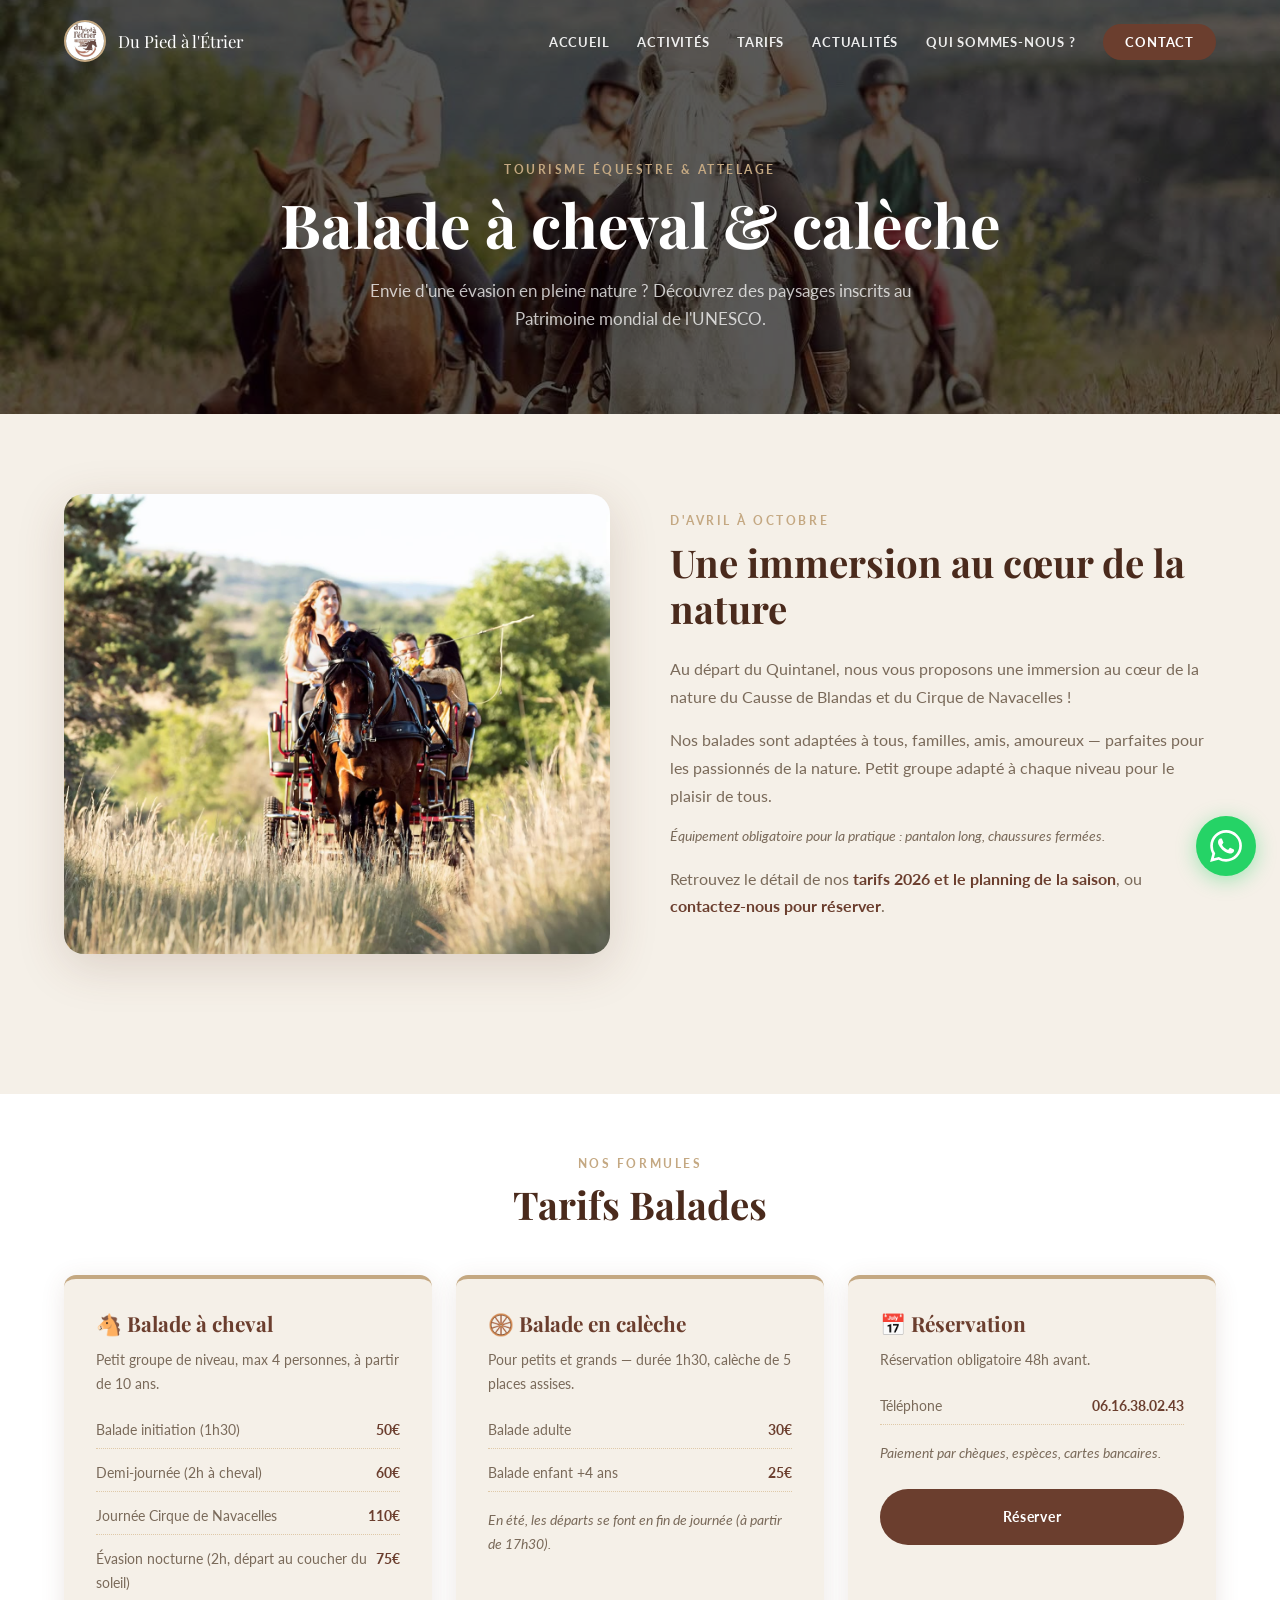
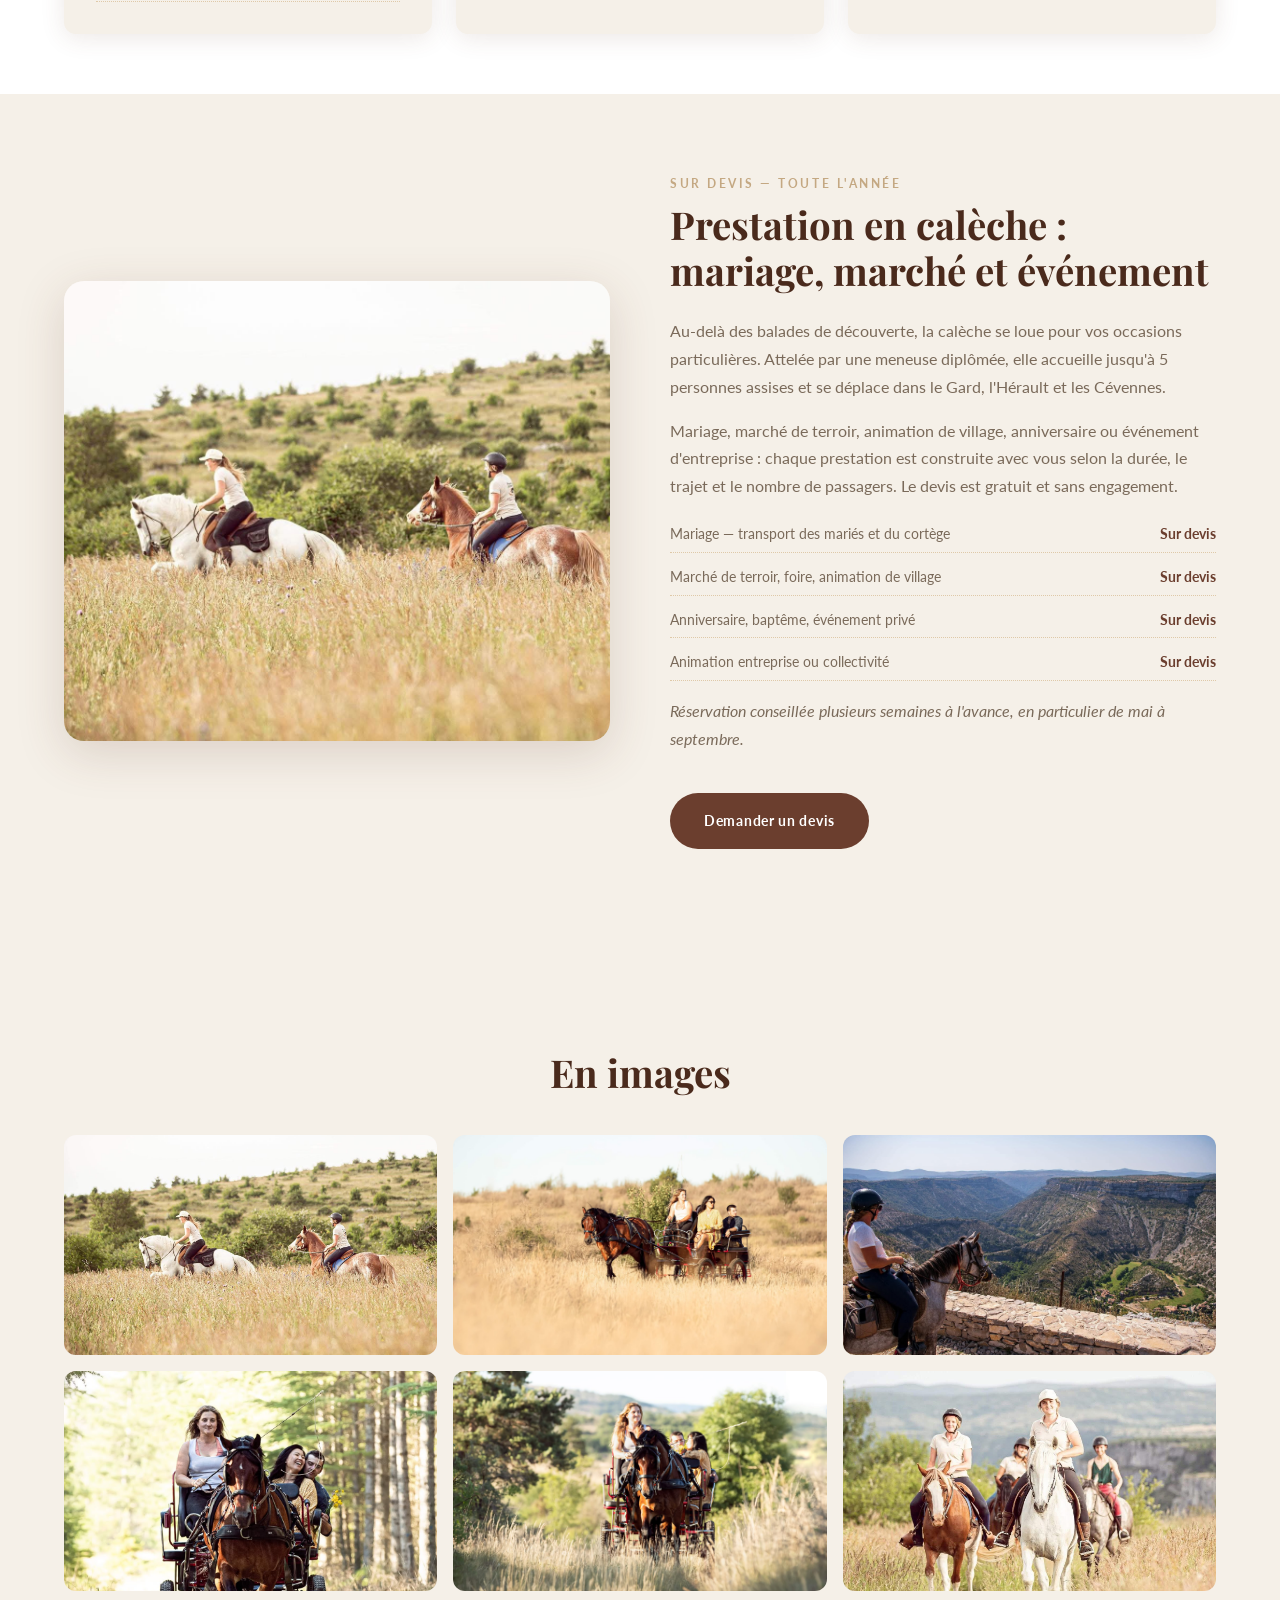
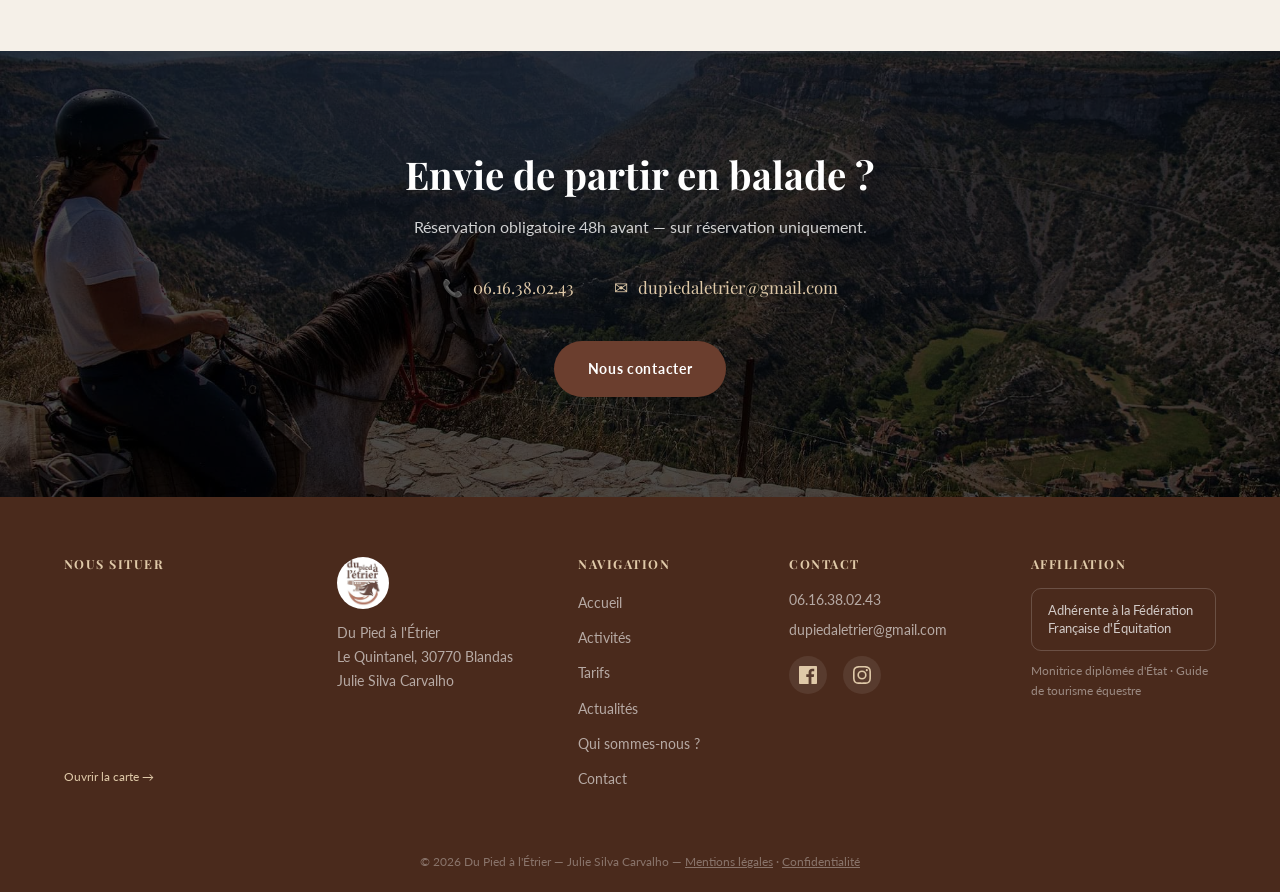
<file: balade.html>
<!DOCTYPE html>
<html lang="fr">
<head>
    <meta charset="UTF-8">
    <meta name="viewport" content="width=device-width, initial-scale=1.0">
    <title>Balade à cheval &amp; calèche de mariage | Cévennes (Gard)</title>
    <meta name="description" content="Balade à cheval ou en calèche au Cirque de Navacelles, dans les Cévennes. Location de calèche pour mariages, marchés et événements, sur devis.">
    <meta name="robots" content="index,follow,max-image-preview:large,max-snippet:-1,max-video-preview:-1">
    <meta name="author" content="Du Pied à l'Étrier">
    <meta name="theme-color" content="#6B3E2E">
    <meta name="geo.region" content="FR-30">
    <meta name="geo.placename" content="Blandas">
    <link rel="canonical" href="https://dupiedaletrier.fr/balade.html">

    <meta property="og:type" content="website">
    <meta property="og:locale" content="fr_FR">
    <meta property="og:site_name" content="Du Pied à l'Étrier">
    <meta property="og:url" content="https://dupiedaletrier.fr/balade.html">
    <meta property="og:title" content="Balade à cheval &amp; calèche de mariage | Cévennes (Gard)">
    <meta property="og:description" content="Balade à cheval ou en calèche au Cirque de Navacelles, dans les Cévennes. Location de calèche pour mariages, marchés et événements, sur devis.">
    <meta property="og:image" content="https://dupiedaletrier.fr/images/balade-2.jpg">
    <meta property="og:image:alt" content="Balade à cheval face au Cirque de Navacelles">

    <meta name="twitter:card" content="summary_large_image">
    <meta name="twitter:title" content="Balade à cheval &amp; calèche de mariage | Cévennes (Gard)">
    <meta name="twitter:description" content="Balade à cheval ou en calèche au Cirque de Navacelles, dans les Cévennes. Location de calèche pour mariages, marchés et événements, sur devis.">
    <meta name="twitter:image" content="https://dupiedaletrier.fr/images/balade-2.jpg">

    <link rel="icon" href="/favicon.ico" sizes="any">
    <link rel="icon" type="image/png" sizes="32x32" href="/favicon-32x32.png">
    <link rel="icon" type="image/png" sizes="16x16" href="/favicon-16x16.png">
    <link rel="icon" type="image/png" sizes="192x192" href="/android-chrome-192x192.png">
    <link rel="apple-touch-icon" sizes="180x180" href="/apple-touch-icon.png">
    <link rel="manifest" href="/site.webmanifest">
    <link rel="preconnect" href="https://fonts.googleapis.com">
    <link rel="preconnect" href="https://fonts.gstatic.com" crossorigin>
    <link rel="preload" as="style" href="https://fonts.googleapis.com/css2?family=Playfair+Display:ital,wght@0,400;0,700;1,700&amp;family=Lato:wght@400;700&amp;display=swap">
    <link rel="stylesheet" href="https://fonts.googleapis.com/css2?family=Playfair+Display:ital,wght@0,400;0,700;1,700&amp;family=Lato:wght@400;700&amp;display=swap" media="print" onload="this.media='all'">
    <noscript><link rel="stylesheet" href="https://fonts.googleapis.com/css2?family=Playfair+Display:ital,wght@0,400;0,700;1,700&amp;family=Lato:wght@400;700&amp;display=swap"></noscript>
    <link rel="stylesheet" href="style.css">
    <script type="application/ld+json">
{
  "@context": "https://schema.org",
  "@type": "BreadcrumbList",
  "itemListElement": [
    {
      "@type": "ListItem",
      "position": 1,
      "name": "Accueil",
      "item": "https://dupiedaletrier.fr/"
    },
    {
      "@type": "ListItem",
      "position": 2,
      "name": "Activités",
      "item": "https://dupiedaletrier.fr/activites.html"
    },
    {
      "@type": "ListItem",
      "position": 3,
      "name": "Balade à cheval",
      "item": "https://dupiedaletrier.fr/balade.html"
    }
  ]
}
    </script>
    <script type="application/ld+json">
{
  "@context": "https://schema.org",
  "@type": "Service",
  "name": "Prestation en calèche : mariage, marché et événement",
  "description": "Location de calèche attelée avec meneuse pour mariages, marchés de terroir, animations de village et événements privés, dans le Gard, l'Hérault et les Cévennes. Jusqu'à 5 personnes assises.",
  "serviceType": "Location de calèche pour mariage et événement",
  "provider": {
    "@id": "https://dupiedaletrier.fr/#business"
  },
  "areaServed": {
    "@type": "AdministrativeArea",
    "name": "Gard, Hérault, Cévennes"
  },
  "url": "https://dupiedaletrier.fr/balade.html#prestations",
  "offers": {
    "@type": "Offer",
    "priceCurrency": "EUR",
    "description": "Sur devis gratuit et sans engagement."
  }
}
    </script>
    <script type="application/ld+json">
{
  "@context": "https://schema.org",
  "@type": "Service",
  "name": "Balade à cheval et en calèche",
  "description": "Balades à cheval et en calèche sur le Causse de Blandas et le Cirque de Navacelles, d'avril à octobre, en petits groupes de 4 personnes maximum.",
  "serviceType": "Balade à cheval et en calèche",
  "provider": {
    "@id": "https://dupiedaletrier.fr/#business"
  },
  "areaServed": {
    "@type": "AdministrativeArea",
    "name": "Gard, Hérault, Sud Lozère, Sud Aveyron"
  },
  "url": "https://dupiedaletrier.fr/balade.html",
  "hasOfferCatalog": {
    "@type": "OfferCatalog",
    "name": "Balade à cheval et en calèche",
    "itemListElement": [
      {
        "@type": "Offer",
        "name": "Balade initiation 1h30",
        "price": "50",
        "priceCurrency": "EUR"
      },
      {
        "@type": "Offer",
        "name": "Demi-journée à cheval 2h",
        "price": "60",
        "priceCurrency": "EUR"
      },
      {
        "@type": "Offer",
        "name": "Journée Cirque de Navacelles",
        "price": "110",
        "priceCurrency": "EUR"
      },
      {
        "@type": "Offer",
        "name": "Évasion nocturne 2h",
        "price": "75",
        "priceCurrency": "EUR"
      },
      {
        "@type": "Offer",
        "name": "Balade en calèche adulte",
        "price": "30",
        "priceCurrency": "EUR"
      },
      {
        "@type": "Offer",
        "name": "Balade en calèche enfant +4 ans",
        "price": "25",
        "priceCurrency": "EUR"
      }
    ]
  }
}
    </script>
</head>
<body>

<nav id="navbar">
    <div class="nav-container">
        <a href="/" class="nav-logo">
            <img src="images/logo.jpg" alt="Du Pied à l'Étrier" width="42" height="42">
            <span>Du Pied à l'Étrier</span>
        </a>
        <button class="nav-toggle" id="nav-toggle" aria-label="Menu">
            <span></span><span></span><span></span>
        </button>
        <ul class="nav-links" id="nav-links">
            <li><a href="/">Accueil</a></li>
            <li><a href="activites.html">Activités</a></li>
            <li><a href="infos.html">Tarifs</a></li>
            <li><a href="actualites.html">Actualités</a></li>
            <li><a href="apropos.html">Qui sommes-nous ?</a></li>
            <li><a href="contact.html" class="nav-cta">Contact</a></li>
        </ul>
    </div>
</nav>

<!-- PAGE HERO -->
<section class="page-hero">
    <div class="page-hero-bg" style="background-image:url('images/balade-2.jpg')"></div>
    <div class="container">
        <span class="section-label" data-cms-text="balade.eyebrow">Tourisme équestre &amp; attelage</span>
        <h1 id="balade-title" data-cms-text="balade.title">Balade à cheval & calèche</h1>
        <p id="balade-subtitle" data-cms-text="balade.subtitle">Envie d'une évasion en pleine nature ? Découvrez des paysages inscrits au Patrimoine mondial de l'UNESCO.</p>
    </div>
</section>

<!-- INTRO -->
<section class="activity-page">
    <div class="container">
        <div class="activity-intro">
            <img id="balade-photo" data-cms-img="balade.photo" src="images/balade-6.jpg" alt="Balade en calèche sur le Causse de Blandas" loading="lazy" decoding="async">
            <div class="activity-intro-text">
                <span class="section-label" data-cms-text="balade.intro_eyebrow">D'avril à octobre</span>
                <h2 id="balade-intro-title" data-cms-text="balade.intro_title">Une immersion au cœur de la nature</h2>
                <p id="balade-intro-text" data-cms-text="balade.intro_text">Au départ du Quintanel, nous vous proposons une immersion au cœur de la nature du Causse de Blandas et du Cirque de Navacelles !</p>
                <p id="balade-intro-text2" data-cms-text="balade.intro_text2">Nos balades sont adaptées à tous, familles, amis, amoureux — parfaites pour les passionnés de la nature. Petit groupe adapté à chaque niveau pour le plaisir de tous.</p>
                <p style="font-size:0.85rem;font-style:italic;margin-top:1rem" data-cms-text="balade.intro_note">Équipement obligatoire pour la pratique : pantalon long, chaussures fermées.</p>
                <p style="margin-top:1rem">Retrouvez le détail de nos <a href="infos.html" style="color:var(--brown);font-weight:700">tarifs 2026 et le planning de la saison</a>, ou <a href="contact.html" style="color:var(--brown);font-weight:700">contactez-nous pour réserver</a>.</p>            </div>
        </div>
    </div>
</section>

<!-- TARIFS -->
<section class="offers-section">
    <div class="container">
        <span class="section-label text-center" style="display:block" data-cms-text="balade.tarifs_eyebrow">Nos formules</span>
        <h2 data-cms-text="balade.tarifs_title">Tarifs Balades</h2>
        <div class="offers-grid">
            <div class="offer-card">
                <h3 data-cms-text="balade.carte1_title">🐴 Balade à cheval</h3>
                <p data-cms-text="balade.carte1_text">Petit groupe de niveau, max 4 personnes, à partir de 10 ans.</p>
                <ul class="offer-list" data-cms-list="tarifs.balades_cheval">
                    <li>Balade initiation (1h30) <span>50€</span></li>
                    <li>Demi-journée (2h à cheval) <span>60€</span></li>
                    <li>Journée Cirque de Navacelles <span>110€</span></li>
                    <li>Évasion nocturne (2h, départ au coucher du soleil) <span>75€</span></li>
                </ul>
            </div>
            <div class="offer-card">
                <h3 data-cms-text="balade.carte2_title">🛞 Balade en calèche</h3>
                <p data-cms-text="balade.carte2_text">Pour petits et grands — durée 1h30, calèche de 5 places assises.</p>
                <ul class="offer-list" data-cms-list="tarifs.caleche">
                    <li>Balade adulte <span>30€</span></li>
                    <li>Balade enfant +4 ans <span>25€</span></li>
                </ul>
                <p class="offer-note" data-cms-text="balade.carte2_note">En été, les départs se font en fin de journée (à partir de 17h30).</p>
            </div>
            <div class="offer-card">
                <h3 data-cms-text="balade.carte3_title">📅 Réservation</h3>
                <p data-cms-text="balade.carte3_text">Réservation obligatoire 48h avant.</p>
                <ul class="offer-list">
                    <li>Téléphone <span id="resa-phone" data-cms-text="contact.phone">06.16.38.02.43</span></li>
                </ul>
                <p class="offer-note" data-cms-text="balade.carte3_note">Paiement par chèques, espèces, cartes bancaires.</p>
                <a href="contact.html" class="btn btn-primary" style="margin-top:1.5rem;display:block;text-align:center" data-cms-text="balade.carte3_btn">Réserver</a>
            </div>
        </div>
    </div>
</section>

<!-- PRESTATIONS EN CALÈCHE -->
<section class="activity-page" id="prestations" style="background:var(--cream)">
    <div class="container">
        <div class="activity-intro">
            <img id="caleche-photo" data-cms-img="caleche.photo" src="images/balade-1.jpg" alt="Calèche attelée pour un mariage dans les Cévennes" loading="lazy" decoding="async">
            <div class="activity-intro-text">
                <span class="section-label" data-cms-text="caleche.eyebrow">Sur devis — toute l'année</span>
                <h2 id="caleche-title" data-cms-text="caleche.title">Prestation en calèche : mariage, marché et événement</h2>
                <p id="caleche-text" data-cms-text="caleche.text">Au-delà des balades de découverte, la calèche se loue pour vos occasions particulières. Attelée par une meneuse diplômée, elle accueille jusqu'à 5 personnes assises et se déplace dans le Gard, l'Hérault et les Cévennes.</p>
                <p id="caleche-text2" data-cms-text="caleche.text2">Mariage, marché de terroir, animation de village, anniversaire ou événement d'entreprise : chaque prestation est construite avec vous selon la durée, le trajet et le nombre de passagers. Le devis est gratuit et sans engagement.</p>
                <ul class="offer-list" data-cms-list="caleche.prestations" data-cms-list-style="offre">
                    <li>Mariage — transport des mariés et du cortège <span>Sur devis</span></li>
                    <li>Marché de terroir, foire, animation de village <span>Sur devis</span></li>
                    <li>Anniversaire, baptême, événement privé <span>Sur devis</span></li>
                    <li>Animation entreprise ou collectivité <span>Sur devis</span></li>
                </ul>
                <p class="offer-note" data-cms-text="caleche.note">Réservation conseillée plusieurs semaines à l'avance, en particulier de mai à septembre.</p>
                <a href="contact.html" class="btn btn-primary" style="margin-top:1.5rem" data-cms-text="caleche.btn">Demander un devis</a>
            </div>
        </div>
    </div>
</section>

<!-- GALERIE -->
<section class="photo-section">
    <div class="container">
        <h2 data-cms-text="balade.galerie_title">En images</h2>
        <div class="photo-grid" id="balade-gallery" data-cms-gallery="balade.photos" data-cms-alt="Balade à cheval">
            <img src="images/balade-1.jpg" alt="Balade à cheval au Cirque de Navacelles" loading="lazy" decoding="async">
            <img src="images/balade-3.jpg" alt="Balade à cheval au Cirque de Navacelles" loading="lazy" decoding="async">
            <img src="images/balade-4.jpg" alt="Balade à cheval au Cirque de Navacelles" loading="lazy" decoding="async">
            <img src="images/balade-5.jpg" alt="Balade à cheval au Cirque de Navacelles" loading="lazy" decoding="async">
            <img src="images/balade-6.jpg" alt="Balade à cheval au Cirque de Navacelles" loading="lazy" decoding="async">
            <img src="images/balade-2.jpg" alt="Balade à cheval au Cirque de Navacelles" loading="lazy" decoding="async">
        </div>
    </div>
</section>

<!-- CTA -->
<section class="cta-section">
    <div class="cta-bg" style="background-image:url('images/balade-4.jpg')"></div>
    <div class="container text-center">
        <h2 data-cms-text="balade.cta_title">Envie de partir en balade ?</h2>
        <p data-cms-text="balade.cta_subtitle">Réservation obligatoire 48h avant — sur réservation uniquement.</p>
        <div class="cta-contacts">
            <a href="tel:0616380243" class="cta-contact" data-cms-tel="contact.phone">
                <span>📞</span><span id="contact-phone" data-cms-text="contact.phone">06.16.38.02.43</span>
            </a>
            <a href="mailto:dupiedaletrier@gmail.com" class="cta-contact" data-cms-mail="contact.email">
                <span>✉</span><span id="contact-email" data-cms-text="contact.email">dupiedaletrier@gmail.com</span>
            </a>
        </div>
        <a href="contact.html" class="btn btn-primary">Nous contacter</a>
    </div>
</section>

<!-- FOOTER -->
<footer data-cms="social">
    <div class="container">
        <div class="footer-grid">

            <!-- Carte OpenStreetMap : aucun cookie tiers, donc aucun consentement a demander -->
            <div class="footer-map">
                <h4>Nous situer</h4>
                <iframe src="https://www.openstreetmap.org/export/embed.html?bbox=3.4723%2C43.9345%2C3.5123%2C43.9545&amp;layer=mapnik&amp;marker=43.944488%2C3.492288" title="Carte de situation : Le Quintanel, 30770 Blandas" loading="lazy" referrerpolicy="no-referrer-when-downgrade"></iframe>
                <a href="https://www.openstreetmap.org/?mlat=43.944488&amp;mlon=3.492288#map=14/43.944488/3.492288" target="_blank" rel="noopener">Ouvrir la carte →</a>
            </div>

            <div class="footer-brand">
                <img src="images/logo.jpg" alt="Logo Du Pied à l'Étrier, Blandas" loading="lazy" decoding="async">
                <p><span data-cms-text="contact.footer_nom">Du Pied à l'Étrier</span><br><span data-cms-text="contact.footer_ligne2">Le Quintanel, 30770 Blandas</span><br><span data-cms-text="contact.footer_ligne3">Julie Silva Carvalho</span></p>
            </div>

            <div class="footer-links">
                <h4>Navigation</h4>
                <ul>
                    <li><a href="/">Accueil</a></li>
                    <li><a href="activites.html">Activités</a></li>
                    <li><a href="infos.html">Tarifs</a></li>
                    <li><a href="actualites.html">Actualités</a></li>
                    <li><a href="apropos.html">Qui sommes-nous ?</a></li>
                    <li><a href="contact.html">Contact</a></li>
                </ul>
            </div>

            <div class="footer-contact">
                <h4>Contact</h4>
                <p id="footer-phone" data-cms-text="contact.phone">06.16.38.02.43</p>
                <p id="footer-email" data-cms-text="contact.email">dupiedaletrier@gmail.com</p>
                <div class="footer-social">
                    <a id="footer-facebook" data-cms-href="social.facebook" href="https://www.facebook.com/profile.php?id=100057482198207" target="_blank" rel="noopener" aria-label="Facebook"><svg viewBox="0 0 24 24" xmlns="http://www.w3.org/2000/svg" aria-hidden="true"><path d="M22.675 0h-21.35C.593 0 0 .593 0 1.325v21.351C0 23.407.593 24 1.325 24H12.82v-9.294H9.692v-3.622h3.128V8.413c0-3.1 1.893-4.788 4.659-4.788 1.325 0 2.463.099 2.795.143v3.24l-1.918.001c-1.504 0-1.795.715-1.795 1.763v2.313h3.587l-.467 3.622h-3.12V24h6.116c.73 0 1.323-.593 1.323-1.325V1.325C24 .593 23.407 0 22.675 0z"/></svg></a>
                    <a id="footer-instagram" data-cms-href="social.instagram" href="https://www.instagram.com/du_pied_a_letrier/" target="_blank" rel="noopener" aria-label="Instagram"><svg viewBox="0 0 24 24" xmlns="http://www.w3.org/2000/svg" aria-hidden="true"><path d="M12 2.163c3.204 0 3.584.012 4.85.07 3.252.148 4.771 1.691 4.919 4.919.058 1.265.069 1.645.069 4.849 0 3.205-.012 3.584-.069 4.849-.149 3.225-1.664 4.771-4.919 4.919-1.266.058-1.644.07-4.85.07-3.204 0-3.584-.012-4.849-.07-3.26-.149-4.771-1.699-4.919-4.92-.058-1.265-.07-1.644-.07-4.849 0-3.204.013-3.583.07-4.849.149-3.227 1.664-4.771 4.919-4.919 1.266-.057 1.645-.069 4.849-.069zM12 0C8.741 0 8.333.014 7.053.072 2.695.272.273 2.69.073 7.052.014 8.333 0 8.741 0 12c0 3.259.014 3.668.072 4.948.2 4.358 2.618 6.78 6.98 6.98C8.333 23.986 8.741 24 12 24c3.259 0 3.668-.014 4.948-.072 4.354-.2 6.782-2.618 6.979-6.98.059-1.28.073-1.689.073-4.948 0-3.259-.014-3.667-.072-4.947-.196-4.354-2.617-6.78-6.979-6.98C15.668.014 15.259 0 12 0zm0 5.838a6.162 6.162 0 100 12.324 6.162 6.162 0 000-12.324zM12 16a4 4 0 110-8 4 4 0 010 8zm6.406-11.845a1.44 1.44 0 100 2.881 1.44 1.44 0 000-2.881z"/></svg></a>
                </div>
            </div>

            <div class="footer-ffe">
                <h4>Affiliation</h4>
                <span class="ffe-badge">Adhérente à la Fédération Française d'Équitation</span>
                <p>Monitrice diplômée d'État · Guide de tourisme équestre</p>
            </div>

        </div>
        <div class="footer-bottom">
            <p>© 2026 Du Pied à l'Étrier — Julie Silva Carvalho — <a href="mentions-legales.html" style="color:inherit;text-decoration:underline">Mentions légales</a> · <a href="confidentialite.html" style="color:inherit;text-decoration:underline">Confidentialité</a></p>
        </div>
    </div>
</footer>

<!-- BULLE WHATSAPP -->
<a id="whatsapp-float" class="whatsapp-float" href="https://wa.me/33616380243" data-cms-wa="contact.phone" target="_blank" rel="noopener" aria-label="Contacter sur WhatsApp">
    <span class="whatsapp-icon">
        <svg viewBox="0 0 24 24" xmlns="http://www.w3.org/2000/svg"><path d="M17.472 14.382c-.297-.149-1.758-.867-2.03-.967-.273-.099-.471-.148-.67.15-.197.297-.767.966-.94 1.164-.173.199-.347.223-.644.075-.297-.15-1.255-.463-2.39-1.475-.883-.788-1.48-1.761-1.653-2.059-.173-.297-.018-.458.13-.606.134-.133.298-.347.446-.52.149-.174.198-.298.298-.497.099-.198.05-.371-.025-.52-.075-.149-.669-1.612-.916-2.207-.242-.579-.487-.5-.669-.51-.173-.008-.371-.01-.57-.01-.198 0-.52.074-.792.372-.272.297-1.04 1.016-1.04 2.479 0 1.462 1.065 2.875 1.213 3.074.149.198 2.096 3.2 5.077 4.487.71.306 1.263.489 1.694.625.712.227 1.36.195 1.872.118.571-.085 1.758-.719 2.006-1.413.248-.694.248-1.289.173-1.413-.074-.124-.272-.198-.57-.347m-5.421 7.403h-.004a9.87 9.87 0 01-5.031-1.378l-.361-.214-3.741.982.998-3.648-.235-.374a9.86 9.86 0 01-1.51-5.26c.001-5.45 4.436-9.884 9.888-9.884 2.64 0 5.122 1.03 6.988 2.898a9.825 9.825 0 012.893 6.994c-.003 5.45-4.437 9.884-9.885 9.884m8.413-18.297A11.815 11.815 0 0012.05 0C5.495 0 .16 5.335.157 11.892c0 2.096.547 4.142 1.588 5.945L.057 24l6.305-1.654a11.882 11.882 0 005.683 1.448h.005c6.554 0 11.89-5.335 11.893-11.893a11.821 11.821 0 00-3.48-8.413Z"/></svg>
    </span>
    <span class="whatsapp-label">Écrivez-nous sur WhatsApp</span>
</a>
<script defer src="cms.js" data-cms-repo="ZiToon34/site-dupiedaletrier"></script>
<script defer src="nav.js"></script>
<script>
</script>
<script defer src="cms-bridge.js"></script>
</body>
</html>
</file>
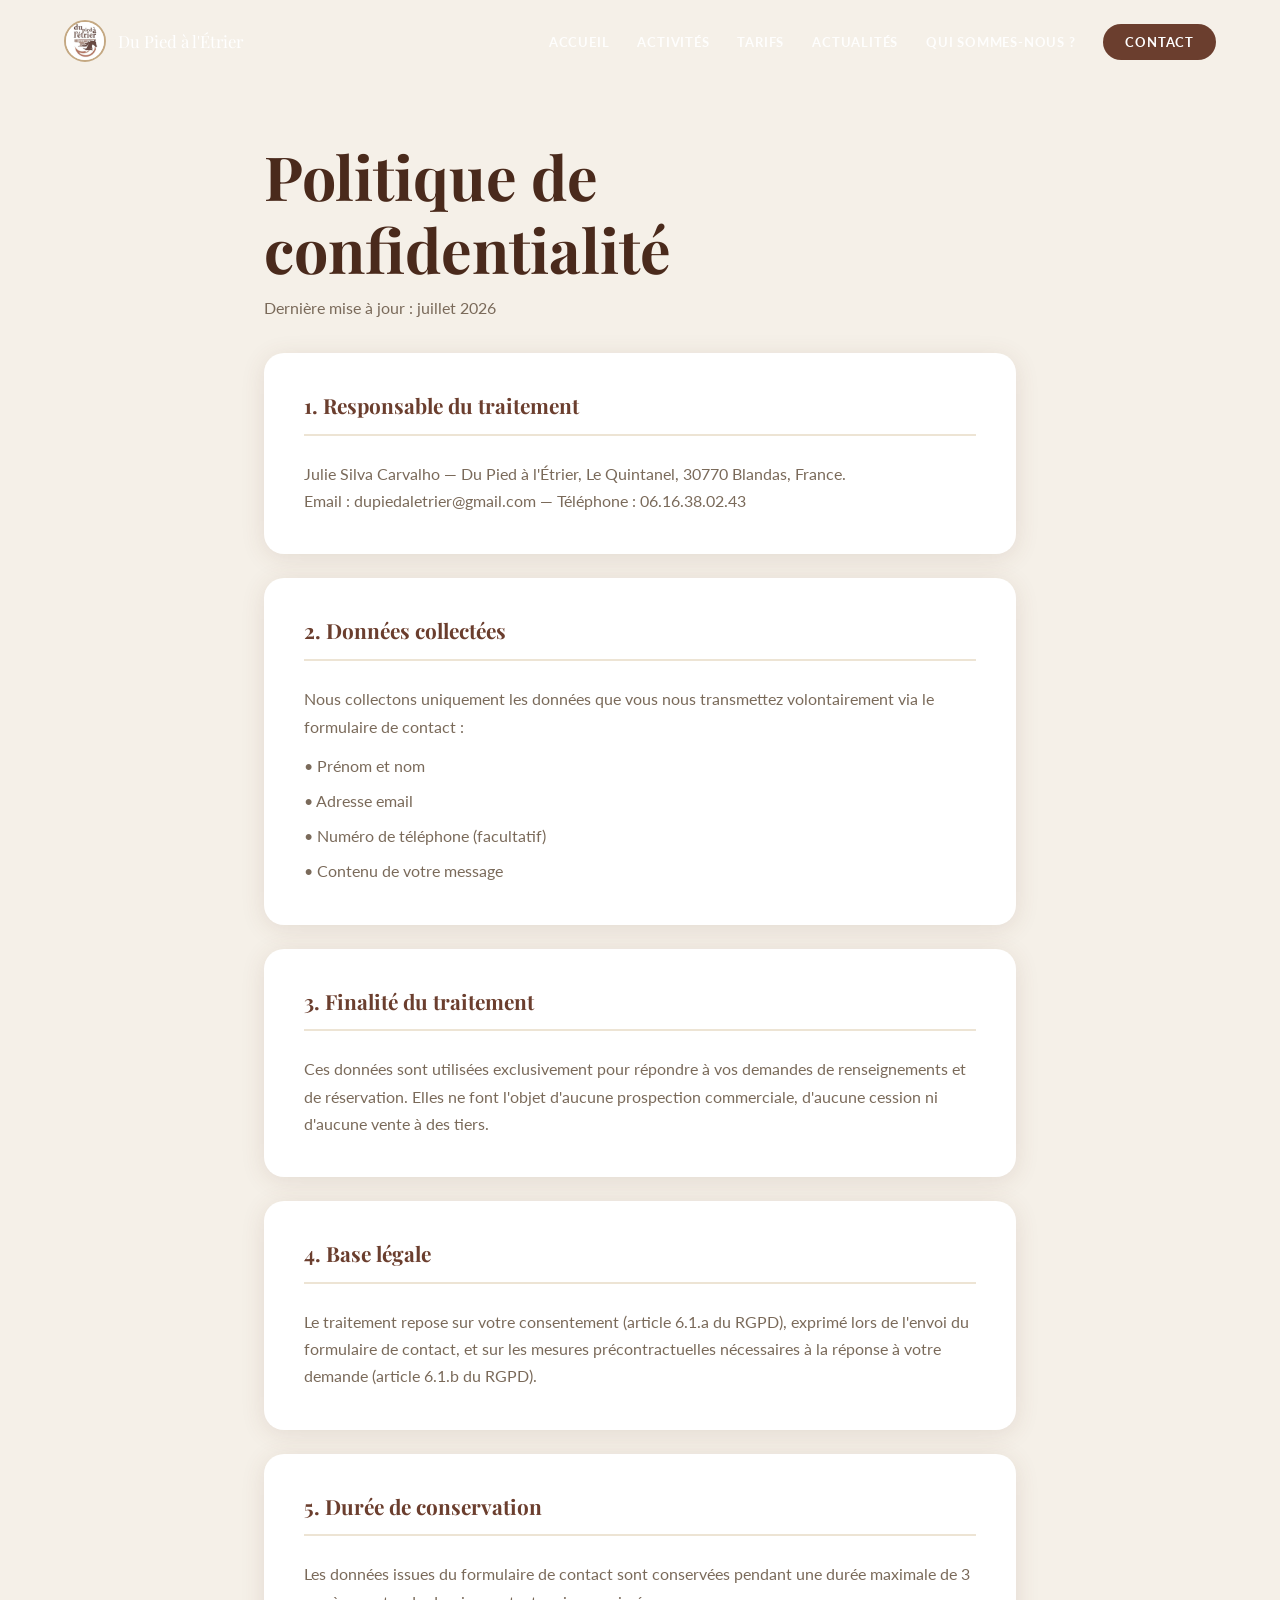
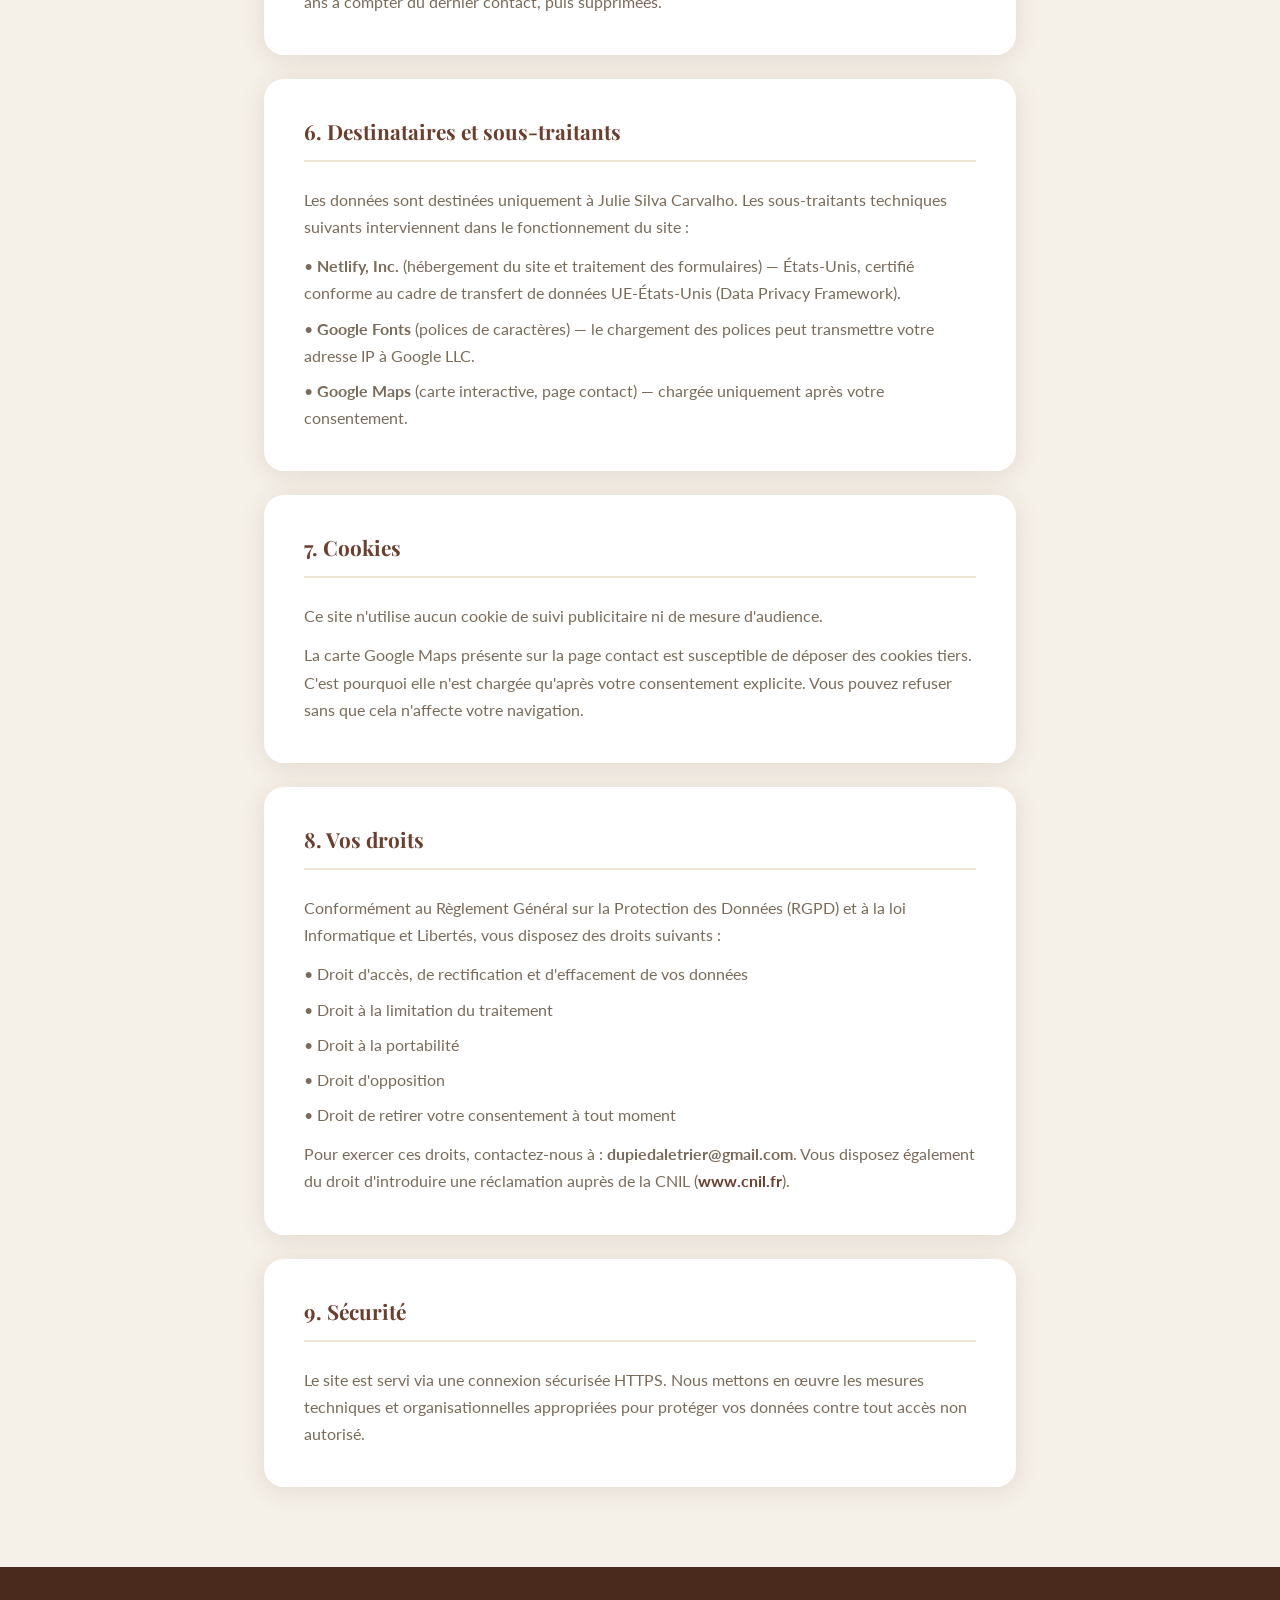
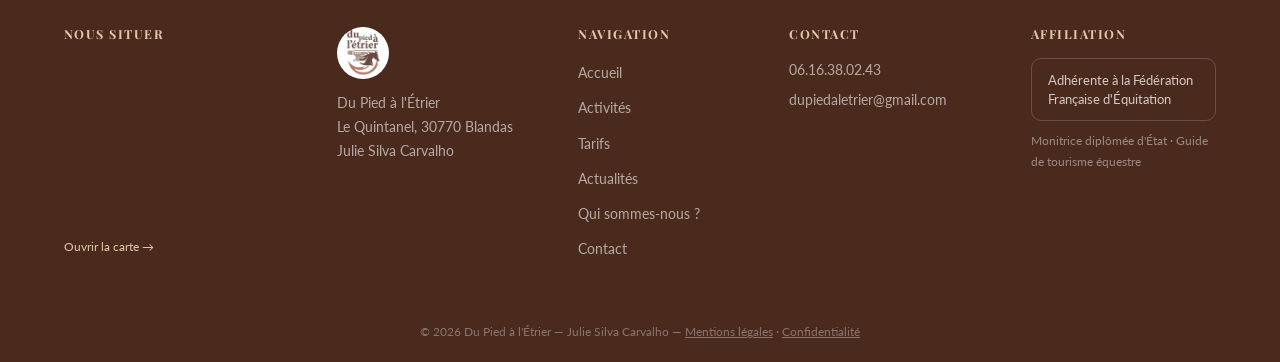
<file: confidentialite.html>
<!DOCTYPE html>
<html lang="fr">
<head>
    <meta charset="UTF-8">
    <meta name="viewport" content="width=device-width, initial-scale=1.0">
    <title>Politique de confidentialité | Du Pied à l'Étrier</title>
    <meta name="description" content="Politique de confidentialité et traitement des données personnelles du site Du Pied à l'Étrier, conforme au RGPD.">
    <meta name="robots" content="noindex,follow">
    <meta name="author" content="Du Pied à l'Étrier">
    <meta name="theme-color" content="#6B3E2E">
    <meta name="geo.region" content="FR-30">
    <meta name="geo.placename" content="Blandas">
    <link rel="canonical" href="https://dupiedaletrier.fr/confidentialite.html">

    <meta property="og:type" content="website">
    <meta property="og:locale" content="fr_FR">
    <meta property="og:site_name" content="Du Pied à l'Étrier">
    <meta property="og:url" content="https://dupiedaletrier.fr/confidentialite.html">
    <meta property="og:title" content="Politique de confidentialité | Du Pied à l'Étrier">
    <meta property="og:description" content="Politique de confidentialité et traitement des données personnelles du site Du Pied à l'Étrier, conforme au RGPD.">
    <meta property="og:image" content="https://dupiedaletrier.fr/images/logo.jpg">
    <meta property="og:image:alt" content="Du Pied a l'Etrier">

    <meta name="twitter:card" content="summary_large_image">
    <meta name="twitter:title" content="Politique de confidentialité | Du Pied à l'Étrier">
    <meta name="twitter:description" content="Politique de confidentialité et traitement des données personnelles du site Du Pied à l'Étrier, conforme au RGPD.">
    <meta name="twitter:image" content="https://dupiedaletrier.fr/images/logo.jpg">

    <link rel="icon" href="/favicon.ico" sizes="any">
    <link rel="icon" type="image/png" sizes="32x32" href="/favicon-32x32.png">
    <link rel="icon" type="image/png" sizes="16x16" href="/favicon-16x16.png">
    <link rel="icon" type="image/png" sizes="192x192" href="/android-chrome-192x192.png">
    <link rel="apple-touch-icon" sizes="180x180" href="/apple-touch-icon.png">
    <link rel="manifest" href="/site.webmanifest">
    <link rel="preconnect" href="https://fonts.googleapis.com">
    <link rel="preconnect" href="https://fonts.gstatic.com" crossorigin>
    <link rel="preload" as="style" href="https://fonts.googleapis.com/css2?family=Playfair+Display:ital,wght@0,400;0,700;1,700&amp;family=Lato:wght@400;700&amp;display=swap">
    <link rel="stylesheet" href="https://fonts.googleapis.com/css2?family=Playfair+Display:ital,wght@0,400;0,700;1,700&amp;family=Lato:wght@400;700&amp;display=swap" media="print" onload="this.media='all'">
    <noscript><link rel="stylesheet" href="https://fonts.googleapis.com/css2?family=Playfair+Display:ital,wght@0,400;0,700;1,700&amp;family=Lato:wght@400;700&amp;display=swap"></noscript>
    <link rel="stylesheet" href="style.css">
</head>
<body>

<nav id="navbar" class="scrolled">
    <div class="nav-container">
        <a href="/" class="nav-logo">
            <img src="images/logo.jpg" alt="Du Pied à l'Étrier" width="42" height="42">
            <span>Du Pied à l'Étrier</span>
        </a>
        <button class="nav-toggle" id="nav-toggle" aria-label="Menu">
            <span></span><span></span><span></span>
        </button>
        <ul class="nav-links" id="nav-links">
            <li><a href="/">Accueil</a></li>
            <li><a href="activites.html">Activités</a></li>
            <li><a href="infos.html">Tarifs</a></li>
            <li><a href="actualites.html">Actualités</a></li>
            <li><a href="apropos.html">Qui sommes-nous ?</a></li>
            <li><a href="contact.html" class="nav-cta">Contact</a></li>
        </ul>
    </div>
</nav>

<section class="infos-page" style="padding-top:140px">
    <div class="container" style="max-width:800px">
        <h1 style="margin-bottom:0.5rem">Politique de confidentialité</h1>
        <p style="margin-bottom:2rem">Dernière mise à jour : juillet 2026</p>

        <div class="tarif-block" style="margin-bottom:24px">
            <h3>1. Responsable du traitement</h3>
            <p>Julie Silva Carvalho — Du Pied à l'Étrier, Le Quintanel, 30770 Blandas, France.<br>
            Email : dupiedaletrier@gmail.com — Téléphone : 06.16.38.02.43</p>
        </div>

        <div class="tarif-block" style="margin-bottom:24px">
            <h3>2. Données collectées</h3>
            <p style="margin-bottom:0.75rem">Nous collectons uniquement les données que vous nous transmettez volontairement via le formulaire de contact :</p>
            <p style="margin-bottom:0.5rem">• Prénom et nom</p>
            <p style="margin-bottom:0.5rem">• Adresse email</p>
            <p style="margin-bottom:0.5rem">• Numéro de téléphone (facultatif)</p>
            <p>• Contenu de votre message</p>
        </div>

        <div class="tarif-block" style="margin-bottom:24px">
            <h3>3. Finalité du traitement</h3>
            <p>Ces données sont utilisées exclusivement pour répondre à vos demandes de renseignements et de réservation. Elles ne font l'objet d'aucune prospection commerciale, d'aucune cession ni d'aucune vente à des tiers.</p>
        </div>

        <div class="tarif-block" style="margin-bottom:24px">
            <h3>4. Base légale</h3>
            <p>Le traitement repose sur votre consentement (article 6.1.a du RGPD), exprimé lors de l'envoi du formulaire de contact, et sur les mesures précontractuelles nécessaires à la réponse à votre demande (article 6.1.b du RGPD).</p>
        </div>

        <div class="tarif-block" style="margin-bottom:24px">
            <h3>5. Durée de conservation</h3>
            <p>Les données issues du formulaire de contact sont conservées pendant une durée maximale de 3 ans à compter du dernier contact, puis supprimées.</p>
        </div>

        <div class="tarif-block" style="margin-bottom:24px">
            <h3>6. Destinataires et sous-traitants</h3>
            <p style="margin-bottom:0.75rem">Les données sont destinées uniquement à Julie Silva Carvalho. Les sous-traitants techniques suivants interviennent dans le fonctionnement du site :</p>
            <p style="margin-bottom:0.5rem">• <strong>Netlify, Inc.</strong> (hébergement du site et traitement des formulaires) — États-Unis, certifié conforme au cadre de transfert de données UE-États-Unis (Data Privacy Framework).</p>
            <p style="margin-bottom:0.5rem">• <strong>Google Fonts</strong> (polices de caractères) — le chargement des polices peut transmettre votre adresse IP à Google LLC.</p>
            <p>• <strong>Google Maps</strong> (carte interactive, page contact) — chargée uniquement après votre consentement.</p>
        </div>

        <div class="tarif-block" style="margin-bottom:24px">
            <h3>7. Cookies</h3>
            <p style="margin-bottom:0.75rem">Ce site n'utilise aucun cookie de suivi publicitaire ni de mesure d'audience.</p>
            <p>La carte Google Maps présente sur la page contact est susceptible de déposer des cookies tiers. C'est pourquoi elle n'est chargée qu'après votre consentement explicite. Vous pouvez refuser sans que cela n'affecte votre navigation.</p>
        </div>

        <div class="tarif-block" style="margin-bottom:24px">
            <h3>8. Vos droits</h3>
            <p style="margin-bottom:0.75rem">Conformément au Règlement Général sur la Protection des Données (RGPD) et à la loi Informatique et Libertés, vous disposez des droits suivants :</p>
            <p style="margin-bottom:0.5rem">• Droit d'accès, de rectification et d'effacement de vos données</p>
            <p style="margin-bottom:0.5rem">• Droit à la limitation du traitement</p>
            <p style="margin-bottom:0.5rem">• Droit à la portabilité</p>
            <p style="margin-bottom:0.5rem">• Droit d'opposition</p>
            <p style="margin-bottom:0.75rem">• Droit de retirer votre consentement à tout moment</p>
            <p>Pour exercer ces droits, contactez-nous à : <strong>dupiedaletrier@gmail.com</strong>. Vous disposez également du droit d'introduire une réclamation auprès de la CNIL (<a href="https://www.cnil.fr" target="_blank" rel="noopener" style="color:var(--brown);font-weight:700">www.cnil.fr</a>).</p>
        </div>

        <div class="tarif-block">
            <h3>9. Sécurité</h3>
            <p>Le site est servi via une connexion sécurisée HTTPS. Nous mettons en œuvre les mesures techniques et organisationnelles appropriées pour protéger vos données contre tout accès non autorisé.</p>
        </div>
    </div>
</section>

<footer>
    <div class="container">
        <div class="footer-grid">

            <!-- Carte OpenStreetMap : aucun cookie tiers, donc aucun consentement a demander -->
            <div class="footer-map">
                <h4>Nous situer</h4>
                <iframe src="https://www.openstreetmap.org/export/embed.html?bbox=3.4723%2C43.9345%2C3.5123%2C43.9545&amp;layer=mapnik&amp;marker=43.944488%2C3.492288" title="Carte de situation : Le Quintanel, 30770 Blandas" loading="lazy" referrerpolicy="no-referrer-when-downgrade"></iframe>
                <a href="https://www.openstreetmap.org/?mlat=43.944488&amp;mlon=3.492288#map=14/43.944488/3.492288" target="_blank" rel="noopener">Ouvrir la carte →</a>
            </div>

            <div class="footer-brand">
                <img src="images/logo.jpg" alt="Logo Du Pied à l'Étrier, Blandas" width="52" height="52" loading="lazy" decoding="async">
                <p>Du Pied à l'Étrier<br>Le Quintanel, 30770 Blandas<br>Julie Silva Carvalho</p>
            </div>

            <div class="footer-links">
                <h4>Navigation</h4>
                <ul>
                    <li><a href="/">Accueil</a></li>
                    <li><a href="activites.html">Activités</a></li>
                    <li><a href="infos.html">Tarifs</a></li>
                    <li><a href="actualites.html">Actualités</a></li>
                    <li><a href="apropos.html">Qui sommes-nous ?</a></li>
                    <li><a href="contact.html">Contact</a></li>
                </ul>
            </div>

            <div class="footer-contact">
                <h4>Contact</h4>
                <p>06.16.38.02.43</p>
                <p>dupiedaletrier@gmail.com</p>
            </div>

            <div class="footer-ffe">
                <h4>Affiliation</h4>
                <span class="ffe-badge">Adhérente à la Fédération Française d'Équitation</span>
                <p>Monitrice diplômée d'État · Guide de tourisme équestre</p>
            </div>

        </div>
        <div class="footer-bottom">
            <p>© 2026 Du Pied à l'Étrier — Julie Silva Carvalho — <a href="mentions-legales.html" style="color:inherit;text-decoration:underline">Mentions légales</a> · <a href="confidentialite.html" style="color:inherit;text-decoration:underline">Confidentialité</a></p>
        </div>
    </div>
</footer>

<script defer src="nav.js"></script>
<script>
document.getElementById('navbar').classList.add('scrolled')
window.addEventListener('scroll', () => document.getElementById('navbar').classList.add('scrolled'))
</script>
<script defer src="cms-bridge.js"></script>
</body>
</html>
</file>
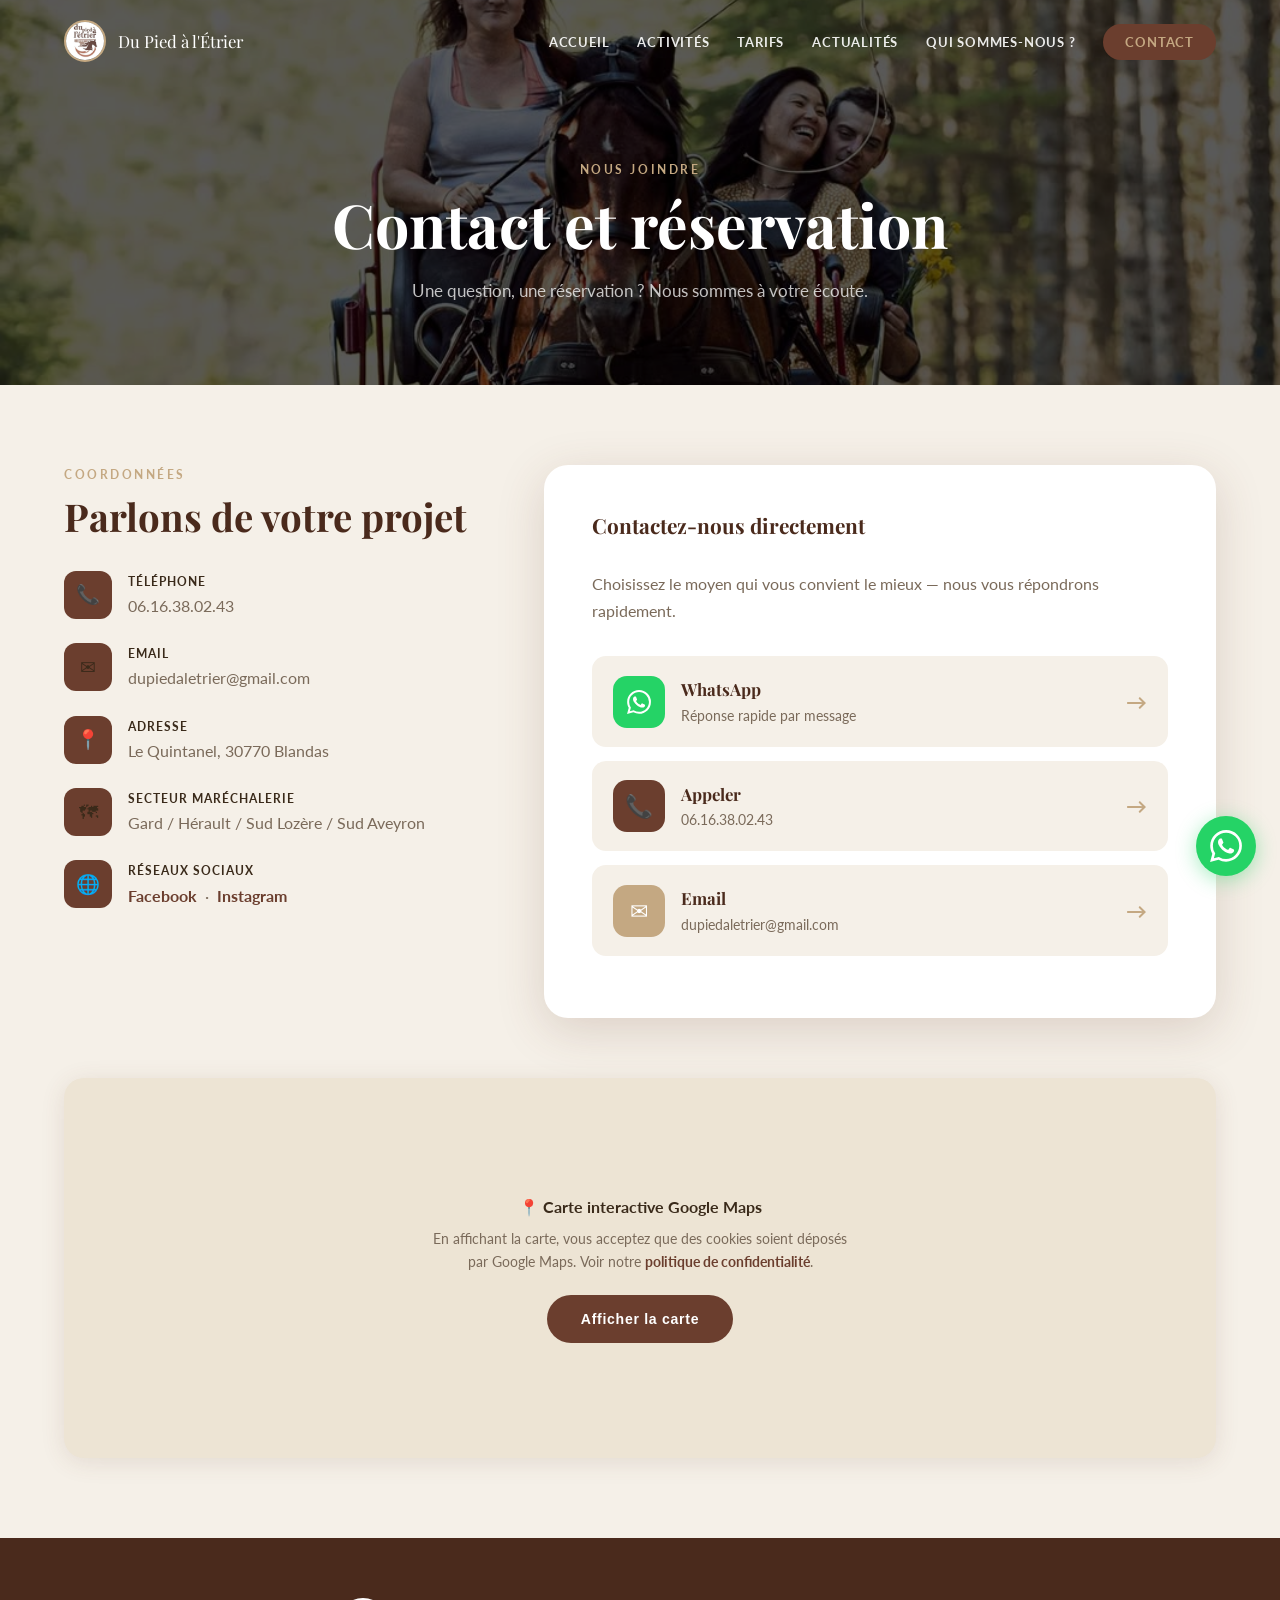
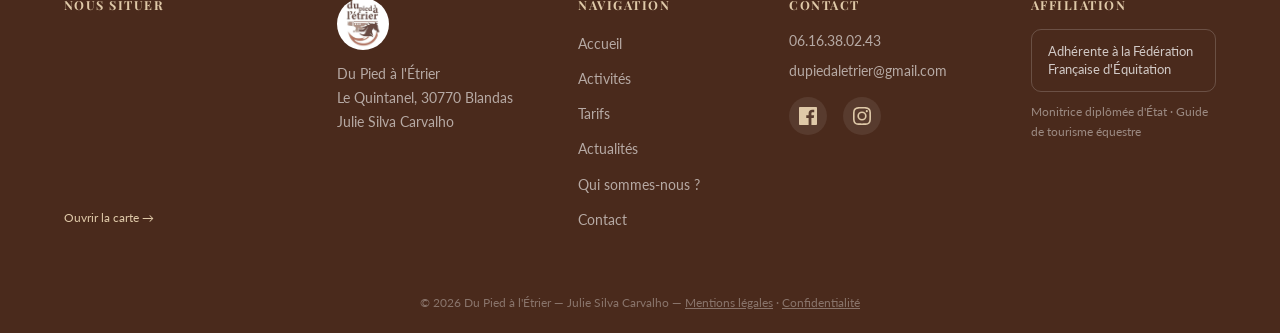
<file: contact.html>
<!DOCTYPE html>
<html lang="fr">
<head>
    <meta charset="UTF-8">
    <meta name="viewport" content="width=device-width, initial-scale=1.0">
    <title>Contact et réservation | Du Pied à l'Étrier, Cévennes</title>
    <meta name="description" content="Contactez Du Pied à l'Étrier au 06 16 38 02 43 ou par email. Le Quintanel, 30770 Blandas, près du Vigan. Réservation 48 h à l'avance pour les balades.">
    <meta name="robots" content="index,follow,max-image-preview:large,max-snippet:-1,max-video-preview:-1">
    <meta name="author" content="Du Pied à l'Étrier">
    <meta name="theme-color" content="#6B3E2E">
    <meta name="geo.region" content="FR-30">
    <meta name="geo.placename" content="Blandas">
    <link rel="canonical" href="https://dupiedaletrier.fr/contact.html">

    <meta property="og:type" content="website">
    <meta property="og:locale" content="fr_FR">
    <meta property="og:site_name" content="Du Pied à l'Étrier">
    <meta property="og:url" content="https://dupiedaletrier.fr/contact.html">
    <meta property="og:title" content="Contact et réservation | Du Pied à l'Étrier, Cévennes">
    <meta property="og:description" content="Contactez Du Pied à l'Étrier au 06 16 38 02 43 ou par email. Le Quintanel, 30770 Blandas, près du Vigan. Réservation 48 h à l'avance pour les balades.">
    <meta property="og:image" content="https://dupiedaletrier.fr/images/balade-5.jpg">
    <meta property="og:image:alt" content="Cavalière face au panorama du Cirque de Navacelles">

    <meta name="twitter:card" content="summary_large_image">
    <meta name="twitter:title" content="Contact et réservation | Du Pied à l'Étrier, Cévennes">
    <meta name="twitter:description" content="Contactez Du Pied à l'Étrier au 06 16 38 02 43 ou par email. Le Quintanel, 30770 Blandas, près du Vigan. Réservation 48 h à l'avance pour les balades.">
    <meta name="twitter:image" content="https://dupiedaletrier.fr/images/balade-5.jpg">

    <link rel="icon" href="/favicon.ico" sizes="any">
    <link rel="icon" type="image/png" sizes="32x32" href="/favicon-32x32.png">
    <link rel="icon" type="image/png" sizes="16x16" href="/favicon-16x16.png">
    <link rel="icon" type="image/png" sizes="192x192" href="/android-chrome-192x192.png">
    <link rel="apple-touch-icon" sizes="180x180" href="/apple-touch-icon.png">
    <link rel="manifest" href="/site.webmanifest">
    <link rel="preconnect" href="https://fonts.googleapis.com">
    <link rel="preconnect" href="https://fonts.gstatic.com" crossorigin>
    <link rel="preload" as="style" href="https://fonts.googleapis.com/css2?family=Playfair+Display:ital,wght@0,400;0,700;1,700&amp;family=Lato:wght@400;700&amp;display=swap">
    <link rel="stylesheet" href="https://fonts.googleapis.com/css2?family=Playfair+Display:ital,wght@0,400;0,700;1,700&amp;family=Lato:wght@400;700&amp;display=swap" media="print" onload="this.media='all'">
    <noscript><link rel="stylesheet" href="https://fonts.googleapis.com/css2?family=Playfair+Display:ital,wght@0,400;0,700;1,700&amp;family=Lato:wght@400;700&amp;display=swap"></noscript>
    <link rel="stylesheet" href="style.css">
    <script type="application/ld+json">
{
  "@context": "https://schema.org",
  "@type": "BreadcrumbList",
  "itemListElement": [
    {
      "@type": "ListItem",
      "position": 1,
      "name": "Accueil",
      "item": "https://dupiedaletrier.fr/"
    },
    {
      "@type": "ListItem",
      "position": 2,
      "name": "Contact",
      "item": "https://dupiedaletrier.fr/contact.html"
    }
  ]
}
    </script>
    <script type="application/ld+json">
{
  "@context": "https://schema.org",
  "@type": "ContactPage",
  "url": "https://dupiedaletrier.fr/contact.html",
  "about": {
    "@id": "https://dupiedaletrier.fr/#business"
  }
}
    </script>
</head>
<body>

<nav id="navbar">
    <div class="nav-container">
        <a href="/" class="nav-logo">
            <img src="images/logo.jpg" alt="Du Pied à l'Étrier" width="42" height="42">
            <span>Du Pied à l'Étrier</span>
        </a>
        <button class="nav-toggle" id="nav-toggle" aria-label="Menu">
            <span></span><span></span><span></span>
        </button>
        <ul class="nav-links" id="nav-links">
            <li><a href="/">Accueil</a></li>
            <li><a href="activites.html">Activités</a></li>
            <li><a href="infos.html">Tarifs</a></li>
            <li><a href="actualites.html">Actualités</a></li>
            <li><a href="apropos.html">Qui sommes-nous ?</a></li>
            <li><a href="contact.html" class="nav-cta">Contact</a></li>
        </ul>
    </div>
</nav>

<!-- PAGE HERO -->
<section class="page-hero">
    <div class="page-hero-bg" style="background-image:url('images/balade-5.jpg')"></div>
    <div class="container">
        <span class="section-label" data-cms-text="page_contact.eyebrow">Nous joindre</span>
        <h1 id="contact-title" data-cms-text="page_contact.title">Contact et réservation</h1>
        <p id="contact-subtitle" data-cms-text="page_contact.subtitle">Une question, une réservation ? Nous sommes à votre écoute.</p>
    </div>
</section>

<!-- CONTACT -->
<section class="contact-page">
    <div class="container">
        <div class="contact-grid">

            <!-- INFOS -->
            <div class="contact-info">
                <span class="section-label" data-cms-text="page_contact.infos_eyebrow">Coordonnées</span>
                <h2 data-cms-text="page_contact.infos_title">Parlons de votre projet</h2>

                <div class="contact-item">
                    <div class="contact-item-icon">📞</div>
                    <div class="contact-item-text">
                        <p>Téléphone</p>
                        <p id="ci-phone" data-cms-text="contact.phone">06.16.38.02.43</p>
                    </div>
                </div>

                <div class="contact-item">
                    <div class="contact-item-icon">✉</div>
                    <div class="contact-item-text">
                        <p>Email</p>
                        <p id="ci-email" data-cms-text="contact.email">dupiedaletrier@gmail.com</p>
                    </div>
                </div>

                <div class="contact-item">
                    <div class="contact-item-icon">📍</div>
                    <div class="contact-item-text">
                        <p>Adresse</p>
                        <p id="ci-address" data-cms-text="contact.address">Le Quintanel, 30770 Blandas</p>
                    </div>
                </div>

                <div class="contact-item">
                    <div class="contact-item-icon">🗺</div>
                    <div class="contact-item-text">
                        <p>Secteur maréchalerie</p>
                        <p id="ci-secteur" data-cms-text="contact.secteur">Gard / Hérault / Sud Lozère / Sud Aveyron</p>
                    </div>
                </div>

                <div class="contact-item">
                    <div class="contact-item-icon">🌐</div>
                    <div class="contact-item-text">
                        <p>Réseaux sociaux</p>
                        <p>
                            <a id="ci-facebook" data-cms-href="social.facebook" href="https://www.facebook.com/profile.php?id=100057482198207" target="_blank" rel="noopener" style="color:var(--brown);font-weight:700">Facebook</a>
                            &nbsp;·&nbsp;
                            <a id="ci-instagram" data-cms-href="social.instagram" href="https://www.instagram.com/du_pied_a_letrier/" target="_blank" rel="noopener" style="color:var(--brown);font-weight:700">Instagram</a>
                        </p>
                    </div>
                </div>
            </div>

            <!-- FORMULAIRE -->
            <div class="contact-form">
                <h3 data-cms-text="page_contact.liens_title">Contactez-nous directement</h3>
                <p style="margin-bottom:2rem" data-cms-text="page_contact.liens_text">Choisissez le moyen qui vous convient le mieux — nous vous répondrons rapidement.</p>

                <a id="link-whatsapp" data-cms-wa="contact.phone" href="#" target="_blank" rel="noopener" class="contact-link">
                    <span class="contact-link-icon" style="background:#25D366">
                        <svg viewBox="0 0 24 24" style="width:24px;height:24px;fill:white"><path d="M17.472 14.382c-.297-.149-1.758-.867-2.03-.967-.273-.099-.471-.148-.67.15-.197.297-.767.966-.94 1.164-.173.199-.347.223-.644.075-.297-.15-1.255-.463-2.39-1.475-.883-.788-1.48-1.761-1.653-2.059-.173-.297-.018-.458.13-.606.134-.133.298-.347.446-.52.149-.174.198-.298.298-.497.099-.198.05-.371-.025-.52-.075-.149-.669-1.612-.916-2.207-.242-.579-.487-.5-.669-.51-.173-.008-.371-.01-.57-.01-.198 0-.52.074-.792.372-.272.297-1.04 1.016-1.04 2.479 0 1.462 1.065 2.875 1.213 3.074.149.198 2.096 3.2 5.077 4.487.71.306 1.263.489 1.694.625.712.227 1.36.195 1.872.118.571-.085 1.758-.719 2.006-1.413.248-.694.248-1.289.173-1.413-.074-.124-.272-.198-.57-.347m-5.421 7.403h-.004a9.87 9.87 0 01-5.031-1.378l-.361-.214-3.741.982.998-3.648-.235-.374a9.86 9.86 0 01-1.51-5.26c.001-5.45 4.436-9.884 9.888-9.884 2.64 0 5.122 1.03 6.988 2.898a9.825 9.825 0 012.893 6.994c-.003 5.45-4.437 9.884-9.885 9.884m8.413-18.297A11.815 11.815 0 0012.05 0C5.495 0 .16 5.335.157 11.892c0 2.096.547 4.142 1.588 5.945L.057 24l6.305-1.654a11.882 11.882 0 005.683 1.448h.005c6.554 0 11.89-5.335 11.893-11.893a11.821 11.821 0 00-3.48-8.413Z"/></svg>
                    </span>
                    <span class="contact-link-text">
                        <strong data-cms-text="page_contact.wa_titre">WhatsApp</strong>
                        <span data-cms-text="page_contact.wa_soustitre">Réponse rapide par message</span>
                    </span>
                    <span class="contact-link-arrow">→</span>
                </a>

                <a id="link-phone" data-cms-tel="contact.phone" href="tel:0616380243" class="contact-link">
                    <span class="contact-link-icon" style="background:var(--brown)">📞</span>
                    <span class="contact-link-text">
                        <strong data-cms-text="page_contact.tel_titre">Appeler</strong>
                        <span id="link-phone-text" data-cms-text="contact.phone">06.16.38.02.43</span>
                    </span>
                    <span class="contact-link-arrow">→</span>
                </a>

                <a id="link-email" data-cms-mail="contact.email" href="mailto:dupiedaletrier@gmail.com" class="contact-link">
                    <span class="contact-link-icon" style="background:var(--beige)">✉</span>
                    <span class="contact-link-text">
                        <strong data-cms-text="page_contact.mail_titre">Email</strong>
                        <span id="link-email-text" data-cms-text="contact.email">dupiedaletrier@gmail.com</span>
                    </span>
                    <span class="contact-link-arrow">→</span>
                </a>
            </div>
        </div>

        <!-- CARTE -->
        <div class="map-section" id="map-section" style="background:var(--cream-dark);display:flex;flex-direction:column;align-items:center;justify-content:center;height:380px;text-align:center;padding:24px">
            <p style="margin-bottom:8px;font-weight:700;color:var(--text)">📍 Carte interactive Google Maps</p>
            <p style="font-size:0.85rem;margin-bottom:20px;max-width:420px">En affichant la carte, vous acceptez que des cookies soient déposés par Google Maps. Voir notre <a href="confidentialite.html" style="color:var(--brown);font-weight:700">politique de confidentialité</a>.</p>
            <button onclick="loadMap()" class="btn btn-primary">Afficher la carte</button>
        </div>

        <script>
        function loadMap() {
            const section = document.getElementById('map-section')
            section.style.padding = '0'
            section.style.display = 'block'
            section.style.height = 'auto'
            section.innerHTML = '<iframe src="https://www.google.com/maps?q=43.94448822010597,3.4922877129973773&z=15&output=embed" width="100%" height="380" style="border:0;display:block" allowfullscreen loading="lazy" referrerpolicy="no-referrer-when-downgrade" title="Carte Le Quintanel Blandas"></iframe>'
        }
        </script>
    </div>
</section>

<!-- FOOTER -->
<footer data-cms="social">
    <div class="container">
        <div class="footer-grid">

            <!-- Carte OpenStreetMap : aucun cookie tiers, donc aucun consentement a demander -->
            <div class="footer-map">
                <h4>Nous situer</h4>
                <iframe src="https://www.openstreetmap.org/export/embed.html?bbox=3.4723%2C43.9345%2C3.5123%2C43.9545&amp;layer=mapnik&amp;marker=43.944488%2C3.492288" title="Carte de situation : Le Quintanel, 30770 Blandas" loading="lazy" referrerpolicy="no-referrer-when-downgrade"></iframe>
                <a href="https://www.openstreetmap.org/?mlat=43.944488&amp;mlon=3.492288#map=14/43.944488/3.492288" target="_blank" rel="noopener">Ouvrir la carte →</a>
            </div>

            <div class="footer-brand">
                <img src="images/logo.jpg" alt="Logo Du Pied à l'Étrier, Blandas" loading="lazy" decoding="async">
                <p><span data-cms-text="contact.footer_nom">Du Pied à l'Étrier</span><br><span data-cms-text="contact.footer_ligne2">Le Quintanel, 30770 Blandas</span><br><span data-cms-text="contact.footer_ligne3">Julie Silva Carvalho</span></p>
            </div>

            <div class="footer-links">
                <h4>Navigation</h4>
                <ul>
                    <li><a href="/">Accueil</a></li>
                    <li><a href="activites.html">Activités</a></li>
                    <li><a href="infos.html">Tarifs</a></li>
                    <li><a href="actualites.html">Actualités</a></li>
                    <li><a href="apropos.html">Qui sommes-nous ?</a></li>
                    <li><a href="contact.html">Contact</a></li>
                </ul>
            </div>

            <div class="footer-contact">
                <h4>Contact</h4>
                <p id="footer-phone" data-cms-text="contact.phone">06.16.38.02.43</p>
                <p id="footer-email" data-cms-text="contact.email">dupiedaletrier@gmail.com</p>
                <div class="footer-social">
                    <a id="footer-facebook" data-cms-href="social.facebook" href="https://www.facebook.com/profile.php?id=100057482198207" target="_blank" rel="noopener" aria-label="Facebook"><svg viewBox="0 0 24 24" xmlns="http://www.w3.org/2000/svg" aria-hidden="true"><path d="M22.675 0h-21.35C.593 0 0 .593 0 1.325v21.351C0 23.407.593 24 1.325 24H12.82v-9.294H9.692v-3.622h3.128V8.413c0-3.1 1.893-4.788 4.659-4.788 1.325 0 2.463.099 2.795.143v3.24l-1.918.001c-1.504 0-1.795.715-1.795 1.763v2.313h3.587l-.467 3.622h-3.12V24h6.116c.73 0 1.323-.593 1.323-1.325V1.325C24 .593 23.407 0 22.675 0z"/></svg></a>
                    <a id="footer-instagram" data-cms-href="social.instagram" href="https://www.instagram.com/du_pied_a_letrier/" target="_blank" rel="noopener" aria-label="Instagram"><svg viewBox="0 0 24 24" xmlns="http://www.w3.org/2000/svg" aria-hidden="true"><path d="M12 2.163c3.204 0 3.584.012 4.85.07 3.252.148 4.771 1.691 4.919 4.919.058 1.265.069 1.645.069 4.849 0 3.205-.012 3.584-.069 4.849-.149 3.225-1.664 4.771-4.919 4.919-1.266.058-1.644.07-4.85.07-3.204 0-3.584-.012-4.849-.07-3.26-.149-4.771-1.699-4.919-4.92-.058-1.265-.07-1.644-.07-4.849 0-3.204.013-3.583.07-4.849.149-3.227 1.664-4.771 4.919-4.919 1.266-.057 1.645-.069 4.849-.069zM12 0C8.741 0 8.333.014 7.053.072 2.695.272.273 2.69.073 7.052.014 8.333 0 8.741 0 12c0 3.259.014 3.668.072 4.948.2 4.358 2.618 6.78 6.98 6.98C8.333 23.986 8.741 24 12 24c3.259 0 3.668-.014 4.948-.072 4.354-.2 6.782-2.618 6.979-6.98.059-1.28.073-1.689.073-4.948 0-3.259-.014-3.667-.072-4.947-.196-4.354-2.617-6.78-6.979-6.98C15.668.014 15.259 0 12 0zm0 5.838a6.162 6.162 0 100 12.324 6.162 6.162 0 000-12.324zM12 16a4 4 0 110-8 4 4 0 010 8zm6.406-11.845a1.44 1.44 0 100 2.881 1.44 1.44 0 000-2.881z"/></svg></a>
                </div>
            </div>

            <div class="footer-ffe">
                <h4>Affiliation</h4>
                <span class="ffe-badge">Adhérente à la Fédération Française d'Équitation</span>
                <p>Monitrice diplômée d'État · Guide de tourisme équestre</p>
            </div>

        </div>
        <div class="footer-bottom">
            <p>© 2026 Du Pied à l'Étrier — Julie Silva Carvalho — <a href="mentions-legales.html" style="color:inherit;text-decoration:underline">Mentions légales</a> · <a href="confidentialite.html" style="color:inherit;text-decoration:underline">Confidentialité</a></p>
        </div>
    </div>
</footer>

<!-- BULLE WHATSAPP -->
<a id="whatsapp-float" class="whatsapp-float" href="https://wa.me/33616380243" data-cms-wa="contact.phone" target="_blank" rel="noopener" aria-label="Contacter sur WhatsApp">
    <span class="whatsapp-icon">
        <svg viewBox="0 0 24 24" xmlns="http://www.w3.org/2000/svg"><path d="M17.472 14.382c-.297-.149-1.758-.867-2.03-.967-.273-.099-.471-.148-.67.15-.197.297-.767.966-.94 1.164-.173.199-.347.223-.644.075-.297-.15-1.255-.463-2.39-1.475-.883-.788-1.48-1.761-1.653-2.059-.173-.297-.018-.458.13-.606.134-.133.298-.347.446-.52.149-.174.198-.298.298-.497.099-.198.05-.371-.025-.52-.075-.149-.669-1.612-.916-2.207-.242-.579-.487-.5-.669-.51-.173-.008-.371-.01-.57-.01-.198 0-.52.074-.792.372-.272.297-1.04 1.016-1.04 2.479 0 1.462 1.065 2.875 1.213 3.074.149.198 2.096 3.2 5.077 4.487.71.306 1.263.489 1.694.625.712.227 1.36.195 1.872.118.571-.085 1.758-.719 2.006-1.413.248-.694.248-1.289.173-1.413-.074-.124-.272-.198-.57-.347m-5.421 7.403h-.004a9.87 9.87 0 01-5.031-1.378l-.361-.214-3.741.982.998-3.648-.235-.374a9.86 9.86 0 01-1.51-5.26c.001-5.45 4.436-9.884 9.888-9.884 2.64 0 5.122 1.03 6.988 2.898a9.825 9.825 0 012.893 6.994c-.003 5.45-4.437 9.884-9.885 9.884m8.413-18.297A11.815 11.815 0 0012.05 0C5.495 0 .16 5.335.157 11.892c0 2.096.547 4.142 1.588 5.945L.057 24l6.305-1.654a11.882 11.882 0 005.683 1.448h.005c6.554 0 11.89-5.335 11.893-11.893a11.821 11.821 0 00-3.48-8.413Z"/></svg>
    </span>
    <span class="whatsapp-label">Écrivez-nous sur WhatsApp</span>
</a>
<script defer src="cms.js" data-cms-repo="ZiToon34/site-dupiedaletrier"></script>
<script defer src="nav.js"></script>
<script>
</script>
<script defer src="cms-bridge.js"></script>
</body>
</html>
</file>
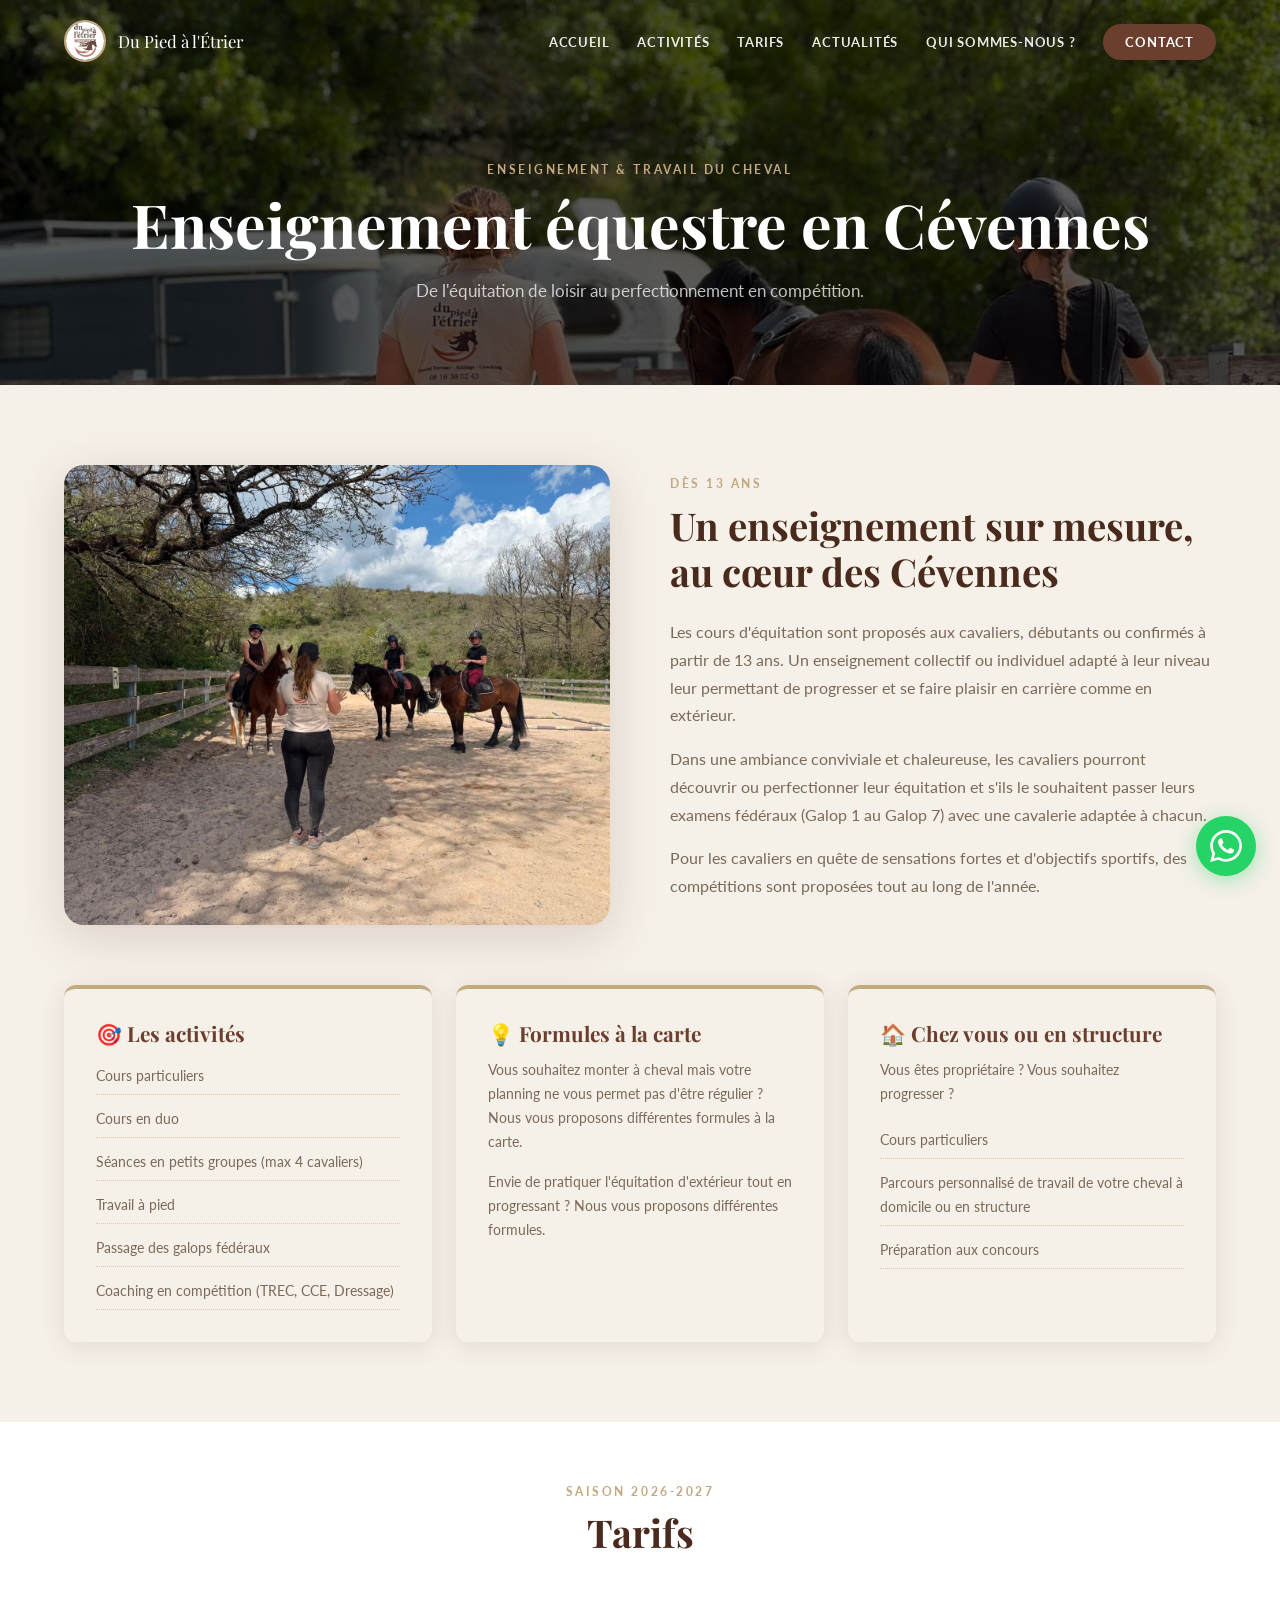
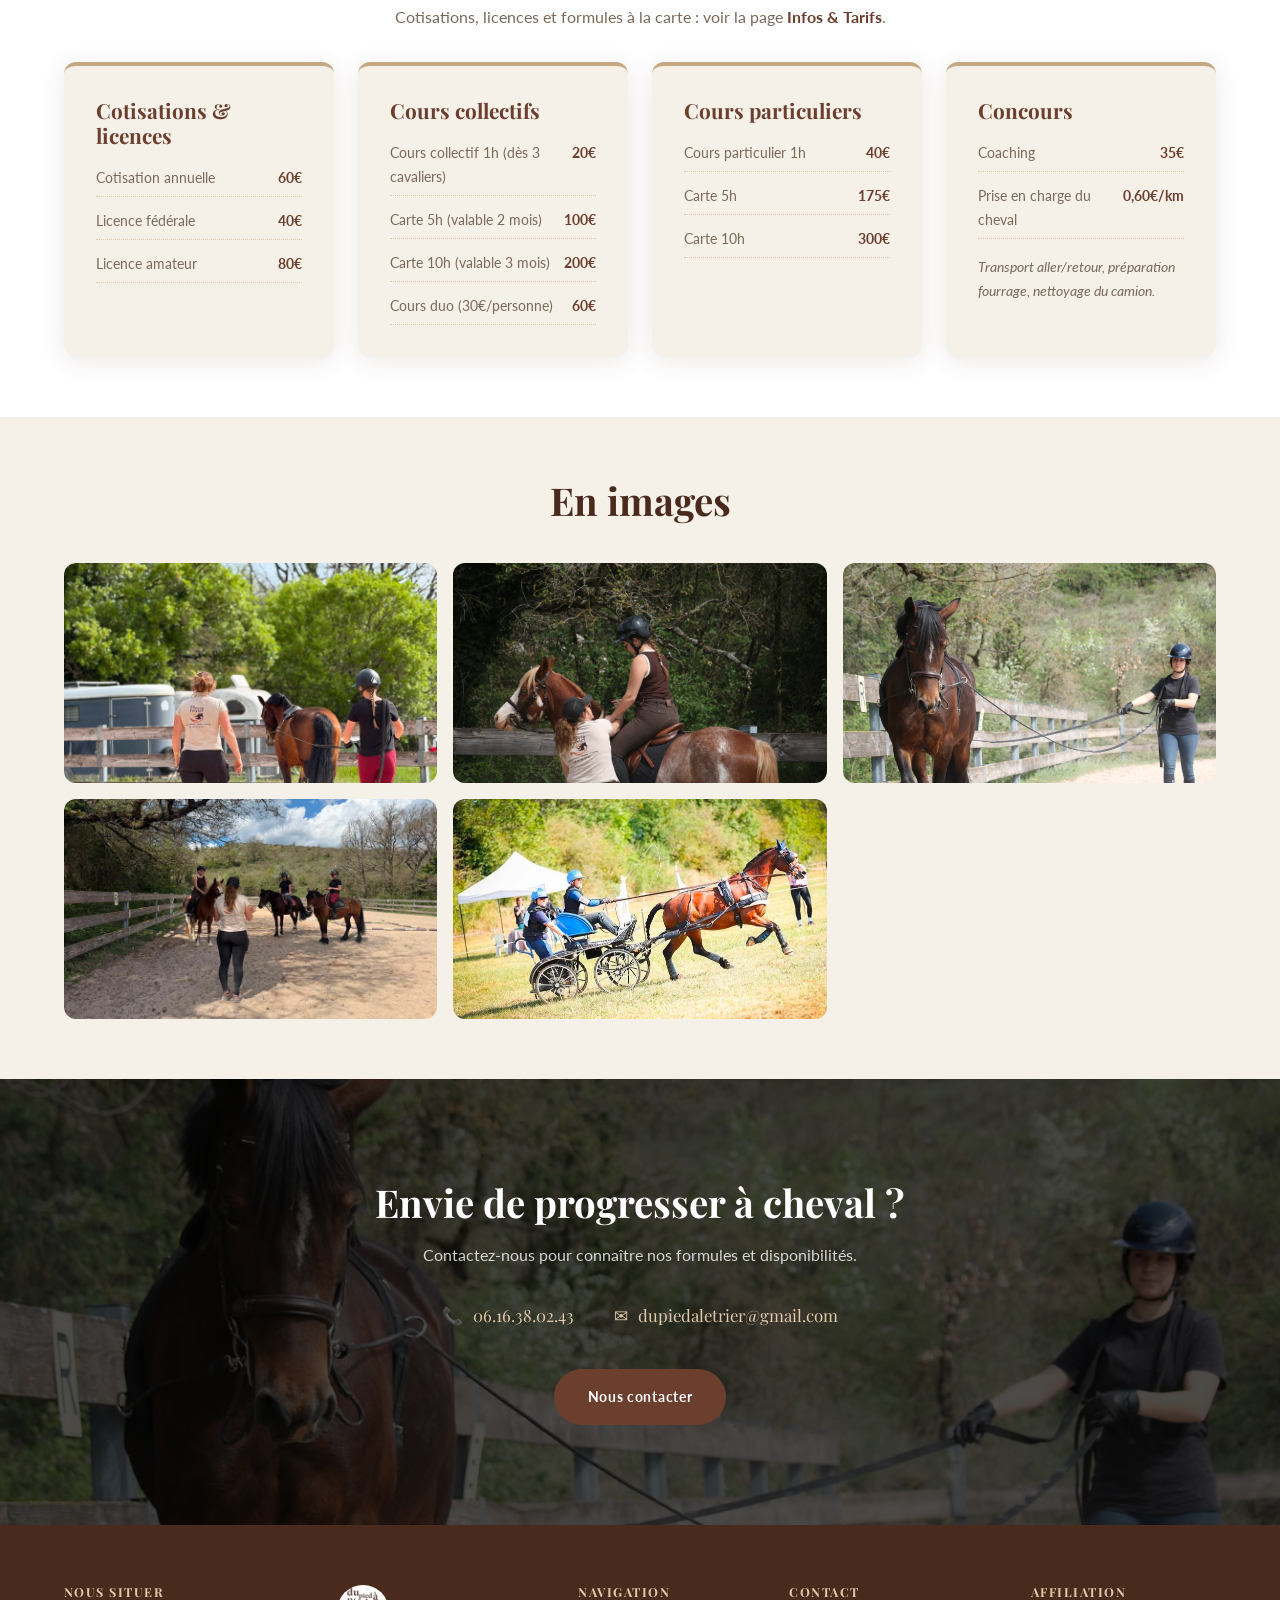
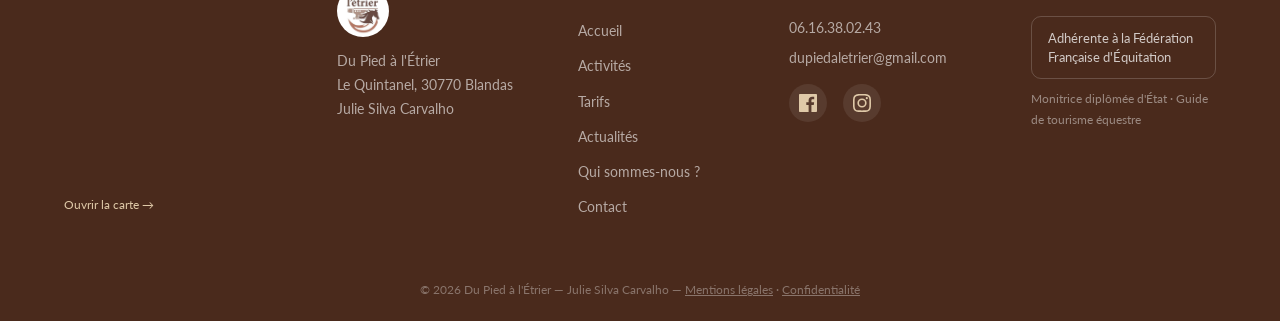
<file: enseignement.html>
<!DOCTYPE html>
<html lang="fr">
<head>
    <meta charset="UTF-8">
    <meta name="viewport" content="width=device-width, initial-scale=1.0">
    <title>Cours d'équitation Cévennes, près du Vigan | Galops 1 à 7</title>
    <meta name="description" content="Cours d'équitation particuliers, en duo ou en petit groupe dès 13 ans, sur le Causse de Blandas près du Vigan. Galops 1 à 7 et coaching en concours.">
    <meta name="robots" content="index,follow,max-image-preview:large,max-snippet:-1,max-video-preview:-1">
    <meta name="author" content="Du Pied à l'Étrier">
    <meta name="theme-color" content="#6B3E2E">
    <meta name="geo.region" content="FR-30">
    <meta name="geo.placename" content="Blandas">
    <link rel="canonical" href="https://dupiedaletrier.fr/enseignement.html">

    <meta property="og:type" content="website">
    <meta property="og:locale" content="fr_FR">
    <meta property="og:site_name" content="Du Pied à l'Étrier">
    <meta property="og:url" content="https://dupiedaletrier.fr/enseignement.html">
    <meta property="og:title" content="Cours d'équitation Cévennes, près du Vigan | Galops 1 à 7">
    <meta property="og:description" content="Cours d'équitation particuliers, en duo ou en petit groupe dès 13 ans, sur le Causse de Blandas près du Vigan. Galops 1 à 7 et coaching en concours.">
    <meta property="og:image" content="https://dupiedaletrier.fr/images/enseignement-1.jpg">
    <meta property="og:image:alt" content="Cours d'équitation en carrière à Blandas">

    <meta name="twitter:card" content="summary_large_image">
    <meta name="twitter:title" content="Cours d'équitation Cévennes, près du Vigan | Galops 1 à 7">
    <meta name="twitter:description" content="Cours d'équitation particuliers, en duo ou en petit groupe dès 13 ans, sur le Causse de Blandas près du Vigan. Galops 1 à 7 et coaching en concours.">
    <meta name="twitter:image" content="https://dupiedaletrier.fr/images/enseignement-1.jpg">

    <link rel="icon" href="/favicon.ico" sizes="any">
    <link rel="icon" type="image/png" sizes="32x32" href="/favicon-32x32.png">
    <link rel="icon" type="image/png" sizes="16x16" href="/favicon-16x16.png">
    <link rel="icon" type="image/png" sizes="192x192" href="/android-chrome-192x192.png">
    <link rel="apple-touch-icon" sizes="180x180" href="/apple-touch-icon.png">
    <link rel="manifest" href="/site.webmanifest">
    <link rel="preconnect" href="https://fonts.googleapis.com">
    <link rel="preconnect" href="https://fonts.gstatic.com" crossorigin>
    <link rel="preload" as="style" href="https://fonts.googleapis.com/css2?family=Playfair+Display:ital,wght@0,400;0,700;1,700&amp;family=Lato:wght@400;700&amp;display=swap">
    <link rel="stylesheet" href="https://fonts.googleapis.com/css2?family=Playfair+Display:ital,wght@0,400;0,700;1,700&amp;family=Lato:wght@400;700&amp;display=swap" media="print" onload="this.media='all'">
    <noscript><link rel="stylesheet" href="https://fonts.googleapis.com/css2?family=Playfair+Display:ital,wght@0,400;0,700;1,700&amp;family=Lato:wght@400;700&amp;display=swap"></noscript>
    <link rel="stylesheet" href="style.css">
    <script type="application/ld+json">
{
  "@context": "https://schema.org",
  "@type": "BreadcrumbList",
  "itemListElement": [
    {
      "@type": "ListItem",
      "position": 1,
      "name": "Accueil",
      "item": "https://dupiedaletrier.fr/"
    },
    {
      "@type": "ListItem",
      "position": 2,
      "name": "Activités",
      "item": "https://dupiedaletrier.fr/activites.html"
    },
    {
      "@type": "ListItem",
      "position": 3,
      "name": "Enseignement",
      "item": "https://dupiedaletrier.fr/enseignement.html"
    }
  ]
}
    </script>
    <script type="application/ld+json">
{
  "@context": "https://schema.org",
  "@type": "Service",
  "name": "Cours d'équitation",
  "description": "Enseignement équestre individuel ou collectif dès 13 ans, préparation aux Galops fédéraux 1 à 7 et coaching en compétition.",
  "serviceType": "Cours d'équitation",
  "provider": {
    "@id": "https://dupiedaletrier.fr/#business"
  },
  "areaServed": {
    "@type": "AdministrativeArea",
    "name": "Gard, Hérault, Sud Lozère, Sud Aveyron"
  },
  "url": "https://dupiedaletrier.fr/enseignement.html",
  "hasOfferCatalog": {
    "@type": "OfferCatalog",
    "name": "Cours d'équitation",
    "itemListElement": [
      {
        "@type": "Offer",
        "name": "Cours collectif 1h",
        "price": "20",
        "priceCurrency": "EUR"
      },
      {
        "@type": "Offer",
        "name": "Cours particulier 1h",
        "price": "40",
        "priceCurrency": "EUR"
      },
      {
        "@type": "Offer",
        "name": "Cours en duo",
        "price": "60",
        "priceCurrency": "EUR"
      },
      {
        "@type": "Offer",
        "name": "Coaching en concours",
        "price": "35",
        "priceCurrency": "EUR"
      }
    ]
  }
}
    </script>
</head>
<body>

<nav id="navbar">
    <div class="nav-container">
        <a href="/" class="nav-logo">
            <img src="images/logo.jpg" alt="Du Pied à l'Étrier" width="42" height="42">
            <span>Du Pied à l'Étrier</span>
        </a>
        <button class="nav-toggle" id="nav-toggle" aria-label="Menu">
            <span></span><span></span><span></span>
        </button>
        <ul class="nav-links" id="nav-links">
            <li><a href="/">Accueil</a></li>
            <li><a href="activites.html">Activités</a></li>
            <li><a href="infos.html">Tarifs</a></li>
            <li><a href="actualites.html">Actualités</a></li>
            <li><a href="apropos.html">Qui sommes-nous ?</a></li>
            <li><a href="contact.html" class="nav-cta">Contact</a></li>
        </ul>
    </div>
</nav>

<!-- PAGE HERO -->
<section class="page-hero">
    <div class="page-hero-bg" style="background-image:url('images/enseignement-1.jpg')"></div>
    <div class="container">
        <span class="section-label" data-cms-text="enseignement.eyebrow">Enseignement &amp; travail du cheval</span>
        <h1 id="ens-title" data-cms-text="enseignement.title">Enseignement équestre en Cévennes</h1>
        <p id="ens-subtitle" data-cms-text="enseignement.subtitle">De l'équitation de loisir au perfectionnement en compétition.</p>
    </div>
</section>

<!-- INTRO -->
<section class="activity-page" data-cms="enseignement">
    <div class="container">
        <div class="activity-intro">
            <img id="ens-photo" data-cms-img="enseignement.photo" src="images/enseignement-4.jpg" alt="Séance de cours d'équitation encadrée" loading="lazy" decoding="async">
            <div class="activity-intro-text">
                <span class="section-label" data-cms-text="enseignement.intro_eyebrow">Dès 13 ans</span>
                <h2 id="ens-intro-title" data-cms-text="enseignement.intro_title">Un enseignement sur mesure, au cœur des Cévennes</h2>
                <p id="ens-intro-text" data-cms-text="enseignement.intro_text">Les cours d'équitation sont proposés aux cavaliers, débutants ou confirmés à partir de 13 ans. Un enseignement collectif ou individuel adapté à leur niveau leur permettant de progresser et se faire plaisir en carrière comme en extérieur.</p>
                <p id="ens-intro-text2" data-cms-text="enseignement.intro_text2">Dans une ambiance conviviale et chaleureuse, les cavaliers pourront découvrir ou perfectionner leur équitation et s'ils le souhaitent passer leurs examens fédéraux (Galop 1 au Galop 7) avec une cavalerie adaptée à chacun.</p>
                <p id="ens-intro-text3" data-cms-text="enseignement.intro_text3">Pour les cavaliers en quête de sensations fortes et d'objectifs sportifs, des compétitions sont proposées tout au long de l'année.</p>
            </div>
        </div>

        <!-- LES ACTIVITÉS -->
        <div class="offers-grid" style="margin-top:20px">
            <div class="offer-card">
                <h3 data-cms-text="enseignement.carte1_title">🎯 Les activités</h3>
                <ul class="offer-list" data-cms-list="enseignement.carte1_liste">
                    <li>Cours particuliers</li>
                    <li>Cours en duo</li>
                    <li>Séances en petits groupes (max 4 cavaliers)</li>
                    <li>Travail à pied</li>
                    <li>Passage des galops fédéraux</li>
                    <li>Coaching en compétition (TREC, CCE, Dressage)</li>
                </ul>
            </div>
            <div class="offer-card">
                <h3 data-cms-text="enseignement.carte2_title">💡 Formules à la carte</h3>
                <p data-cms-text="enseignement.carte2_text">Vous souhaitez monter à cheval mais votre planning ne vous permet pas d'être régulier ? Nous vous proposons différentes formules à la carte.</p>
                <p style="margin-top:0.75rem" data-cms-text="enseignement.carte2_text2">Envie de pratiquer l'équitation d'extérieur tout en progressant ? Nous vous proposons différentes formules.</p>
            </div>
            <div class="offer-card">
                <h3 data-cms-text="enseignement.carte3_title">🏠 Chez vous ou en structure</h3>
                <p data-cms-text="enseignement.carte3_text">Vous êtes propriétaire ? Vous souhaitez progresser ?</p>
                <ul class="offer-list" data-cms-list="enseignement.carte3_liste">
                    <li>Cours particuliers</li>
                    <li>Parcours personnalisé de travail de votre cheval à domicile ou en structure</li>
                    <li>Préparation aux concours</li>
                </ul>
            </div>
        </div>
    </div>
</section>

<!-- TARIFS -->
<section class="offers-section">
    <div class="container">
        <span class="section-label text-center" style="display:block" data-cms-text="enseignement.tarifs_eyebrow">Saison 2026-2027</span>
        <h2 data-cms-text="enseignement.tarifs_title">Tarifs</h2>
        <p class="text-center" style="margin-bottom:2rem">Cotisations, licences et formules à la carte : voir la page <a href="infos.html" style="color:var(--brown);font-weight:700">Infos &amp; Tarifs</a>.</p>
        <div class="offers-grid">
            <div class="offer-card">
                <h3>Cotisations &amp; licences</h3>
                <ul class="offer-list" data-cms-list="tarifs.cotisations">
                    <li>Cotisation annuelle <span>60€</span></li>
                    <li>Licence fédérale <span>40€</span></li>
                    <li>Licence amateur <span>80€</span></li>
                </ul>
            </div>
            <div class="offer-card">
                <h3>Cours collectifs</h3>
                <ul class="offer-list" data-cms-list="tarifs.cours_collectifs">
                    <li>Cours collectif 1h (dès 3 cavaliers) <span>20€</span></li>
                    <li>Carte 5h (valable 2 mois) <span>100€</span></li>
                    <li>Carte 10h (valable 3 mois) <span>200€</span></li>
                    <li>Cours duo (30€/personne) <span>60€</span></li>
                </ul>
            </div>
            <div class="offer-card">
                <h3>Cours particuliers</h3>
                <ul class="offer-list" data-cms-list="tarifs.cours_particuliers">
                    <li>Cours particulier 1h <span>40€</span></li>
                    <li>Carte 5h <span>175€</span></li>
                    <li>Carte 10h <span>300€</span></li>
                </ul>
            </div>
            <div class="offer-card">
                <h3>Concours</h3>
                <ul class="offer-list" data-cms-list="tarifs.concours">
                    <li>Coaching <span>35€</span></li>
                    <li>Prise en charge du cheval <span>0,60€/km</span></li>
                </ul>
                <p class="offer-note" data-cms-text="tarifs.concours_note">Transport aller/retour, préparation fourrage, nettoyage du camion.</p>
            </div>
        </div>
    </div>
</section>

<!-- GALERIE -->
<section class="photo-section">
    <div class="container">
        <h2 data-cms-text="enseignement.galerie_title">En images</h2>
        <div class="photo-grid" id="ens-gallery" data-cms-gallery="enseignement.photos" data-cms-alt="Cours d'équitation">
            <img src="images/enseignement-1.jpg" alt="Cours d'équitation à Blandas" loading="lazy" decoding="async">
            <img src="images/enseignement-2.jpg" alt="Cours d'équitation à Blandas" loading="lazy" decoding="async">
            <img src="images/enseignement-3.jpg" alt="Cours d'équitation à Blandas" loading="lazy" decoding="async">
            <img src="images/enseignement-4.jpg" alt="Cours d'équitation à Blandas" loading="lazy" decoding="async">
            <img src="images/enseignement-5.jpg" alt="Cours d'équitation à Blandas" loading="lazy" decoding="async">
        </div>
    </div>
</section>

<!-- CTA -->
<section class="cta-section">
    <div class="cta-bg" style="background-image:url('images/enseignement-3.jpg')"></div>
    <div class="container text-center">
        <h2 data-cms-text="enseignement.cta_title">Envie de progresser à cheval ?</h2>
        <p data-cms-text="enseignement.cta_subtitle">Contactez-nous pour connaître nos formules et disponibilités.</p>
        <div class="cta-contacts">
            <a href="tel:0616380243" class="cta-contact" data-cms-tel="contact.phone">
                <span>📞</span><span id="contact-phone" data-cms-text="contact.phone">06.16.38.02.43</span>
            </a>
            <a href="mailto:dupiedaletrier@gmail.com" class="cta-contact" data-cms-mail="contact.email">
                <span>✉</span><span id="contact-email" data-cms-text="contact.email">dupiedaletrier@gmail.com</span>
            </a>
        </div>
        <a href="contact.html" class="btn btn-primary">Nous contacter</a>
    </div>
</section>

<!-- FOOTER -->
<footer data-cms="social">
    <div class="container">
        <div class="footer-grid">

            <!-- Carte OpenStreetMap : aucun cookie tiers, donc aucun consentement a demander -->
            <div class="footer-map">
                <h4>Nous situer</h4>
                <iframe src="https://www.openstreetmap.org/export/embed.html?bbox=3.4723%2C43.9345%2C3.5123%2C43.9545&amp;layer=mapnik&amp;marker=43.944488%2C3.492288" title="Carte de situation : Le Quintanel, 30770 Blandas" loading="lazy" referrerpolicy="no-referrer-when-downgrade"></iframe>
                <a href="https://www.openstreetmap.org/?mlat=43.944488&amp;mlon=3.492288#map=14/43.944488/3.492288" target="_blank" rel="noopener">Ouvrir la carte →</a>
            </div>

            <div class="footer-brand">
                <img src="images/logo.jpg" alt="Logo Du Pied à l'Étrier, Blandas" loading="lazy" decoding="async">
                <p><span data-cms-text="contact.footer_nom">Du Pied à l'Étrier</span><br><span data-cms-text="contact.footer_ligne2">Le Quintanel, 30770 Blandas</span><br><span data-cms-text="contact.footer_ligne3">Julie Silva Carvalho</span></p>
            </div>

            <div class="footer-links">
                <h4>Navigation</h4>
                <ul>
                    <li><a href="/">Accueil</a></li>
                    <li><a href="activites.html">Activités</a></li>
                    <li><a href="infos.html">Tarifs</a></li>
                    <li><a href="actualites.html">Actualités</a></li>
                    <li><a href="apropos.html">Qui sommes-nous ?</a></li>
                    <li><a href="contact.html">Contact</a></li>
                </ul>
            </div>

            <div class="footer-contact">
                <h4>Contact</h4>
                <p id="footer-phone" data-cms-text="contact.phone">06.16.38.02.43</p>
                <p id="footer-email" data-cms-text="contact.email">dupiedaletrier@gmail.com</p>
                <div class="footer-social">
                    <a id="footer-facebook" data-cms-href="social.facebook" href="https://www.facebook.com/profile.php?id=100057482198207" target="_blank" rel="noopener" aria-label="Facebook"><svg viewBox="0 0 24 24" xmlns="http://www.w3.org/2000/svg" aria-hidden="true"><path d="M22.675 0h-21.35C.593 0 0 .593 0 1.325v21.351C0 23.407.593 24 1.325 24H12.82v-9.294H9.692v-3.622h3.128V8.413c0-3.1 1.893-4.788 4.659-4.788 1.325 0 2.463.099 2.795.143v3.24l-1.918.001c-1.504 0-1.795.715-1.795 1.763v2.313h3.587l-.467 3.622h-3.12V24h6.116c.73 0 1.323-.593 1.323-1.325V1.325C24 .593 23.407 0 22.675 0z"/></svg></a>
                    <a id="footer-instagram" data-cms-href="social.instagram" href="https://www.instagram.com/du_pied_a_letrier/" target="_blank" rel="noopener" aria-label="Instagram"><svg viewBox="0 0 24 24" xmlns="http://www.w3.org/2000/svg" aria-hidden="true"><path d="M12 2.163c3.204 0 3.584.012 4.85.07 3.252.148 4.771 1.691 4.919 4.919.058 1.265.069 1.645.069 4.849 0 3.205-.012 3.584-.069 4.849-.149 3.225-1.664 4.771-4.919 4.919-1.266.058-1.644.07-4.85.07-3.204 0-3.584-.012-4.849-.07-3.26-.149-4.771-1.699-4.919-4.92-.058-1.265-.07-1.644-.07-4.849 0-3.204.013-3.583.07-4.849.149-3.227 1.664-4.771 4.919-4.919 1.266-.057 1.645-.069 4.849-.069zM12 0C8.741 0 8.333.014 7.053.072 2.695.272.273 2.69.073 7.052.014 8.333 0 8.741 0 12c0 3.259.014 3.668.072 4.948.2 4.358 2.618 6.78 6.98 6.98C8.333 23.986 8.741 24 12 24c3.259 0 3.668-.014 4.948-.072 4.354-.2 6.782-2.618 6.979-6.98.059-1.28.073-1.689.073-4.948 0-3.259-.014-3.667-.072-4.947-.196-4.354-2.617-6.78-6.979-6.98C15.668.014 15.259 0 12 0zm0 5.838a6.162 6.162 0 100 12.324 6.162 6.162 0 000-12.324zM12 16a4 4 0 110-8 4 4 0 010 8zm6.406-11.845a1.44 1.44 0 100 2.881 1.44 1.44 0 000-2.881z"/></svg></a>
                </div>
            </div>

            <div class="footer-ffe">
                <h4>Affiliation</h4>
                <span class="ffe-badge">Adhérente à la Fédération Française d'Équitation</span>
                <p>Monitrice diplômée d'État · Guide de tourisme équestre</p>
            </div>

        </div>
        <div class="footer-bottom">
            <p>© 2026 Du Pied à l'Étrier — Julie Silva Carvalho — <a href="mentions-legales.html" style="color:inherit;text-decoration:underline">Mentions légales</a> · <a href="confidentialite.html" style="color:inherit;text-decoration:underline">Confidentialité</a></p>
        </div>
    </div>
</footer>

<!-- BULLE WHATSAPP -->
<a id="whatsapp-float" class="whatsapp-float" href="https://wa.me/33616380243" data-cms-wa="contact.phone" target="_blank" rel="noopener" aria-label="Contacter sur WhatsApp">
    <span class="whatsapp-icon">
        <svg viewBox="0 0 24 24" xmlns="http://www.w3.org/2000/svg"><path d="M17.472 14.382c-.297-.149-1.758-.867-2.03-.967-.273-.099-.471-.148-.67.15-.197.297-.767.966-.94 1.164-.173.199-.347.223-.644.075-.297-.15-1.255-.463-2.39-1.475-.883-.788-1.48-1.761-1.653-2.059-.173-.297-.018-.458.13-.606.134-.133.298-.347.446-.52.149-.174.198-.298.298-.497.099-.198.05-.371-.025-.52-.075-.149-.669-1.612-.916-2.207-.242-.579-.487-.5-.669-.51-.173-.008-.371-.01-.57-.01-.198 0-.52.074-.792.372-.272.297-1.04 1.016-1.04 2.479 0 1.462 1.065 2.875 1.213 3.074.149.198 2.096 3.2 5.077 4.487.71.306 1.263.489 1.694.625.712.227 1.36.195 1.872.118.571-.085 1.758-.719 2.006-1.413.248-.694.248-1.289.173-1.413-.074-.124-.272-.198-.57-.347m-5.421 7.403h-.004a9.87 9.87 0 01-5.031-1.378l-.361-.214-3.741.982.998-3.648-.235-.374a9.86 9.86 0 01-1.51-5.26c.001-5.45 4.436-9.884 9.888-9.884 2.64 0 5.122 1.03 6.988 2.898a9.825 9.825 0 012.893 6.994c-.003 5.45-4.437 9.884-9.885 9.884m8.413-18.297A11.815 11.815 0 0012.05 0C5.495 0 .16 5.335.157 11.892c0 2.096.547 4.142 1.588 5.945L.057 24l6.305-1.654a11.882 11.882 0 005.683 1.448h.005c6.554 0 11.89-5.335 11.893-11.893a11.821 11.821 0 00-3.48-8.413Z"/></svg>
    </span>
    <span class="whatsapp-label">Écrivez-nous sur WhatsApp</span>
</a>
<script defer src="cms.js" data-cms-repo="ZiToon34/site-dupiedaletrier"></script>
<script defer src="nav.js"></script>
<script>
</script>
<script defer src="cms-bridge.js"></script>
</body>
</html>
</file>
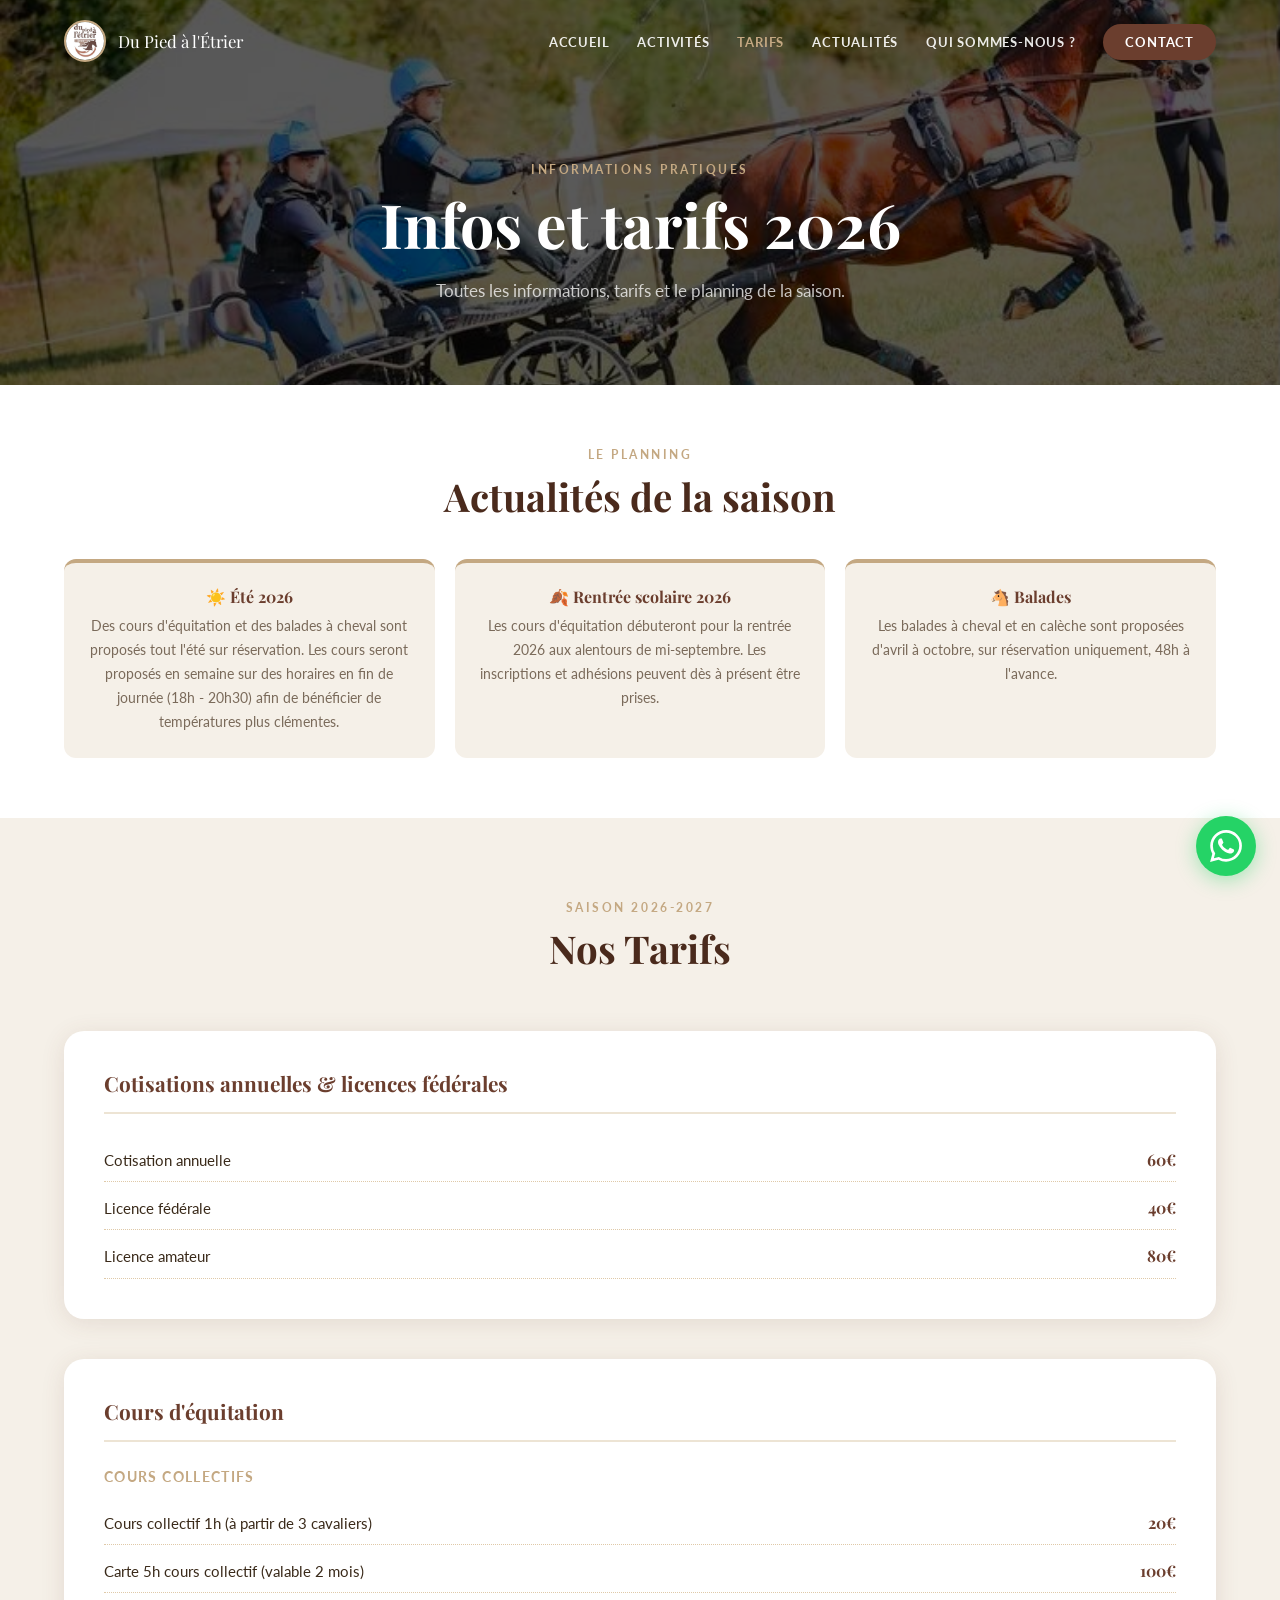
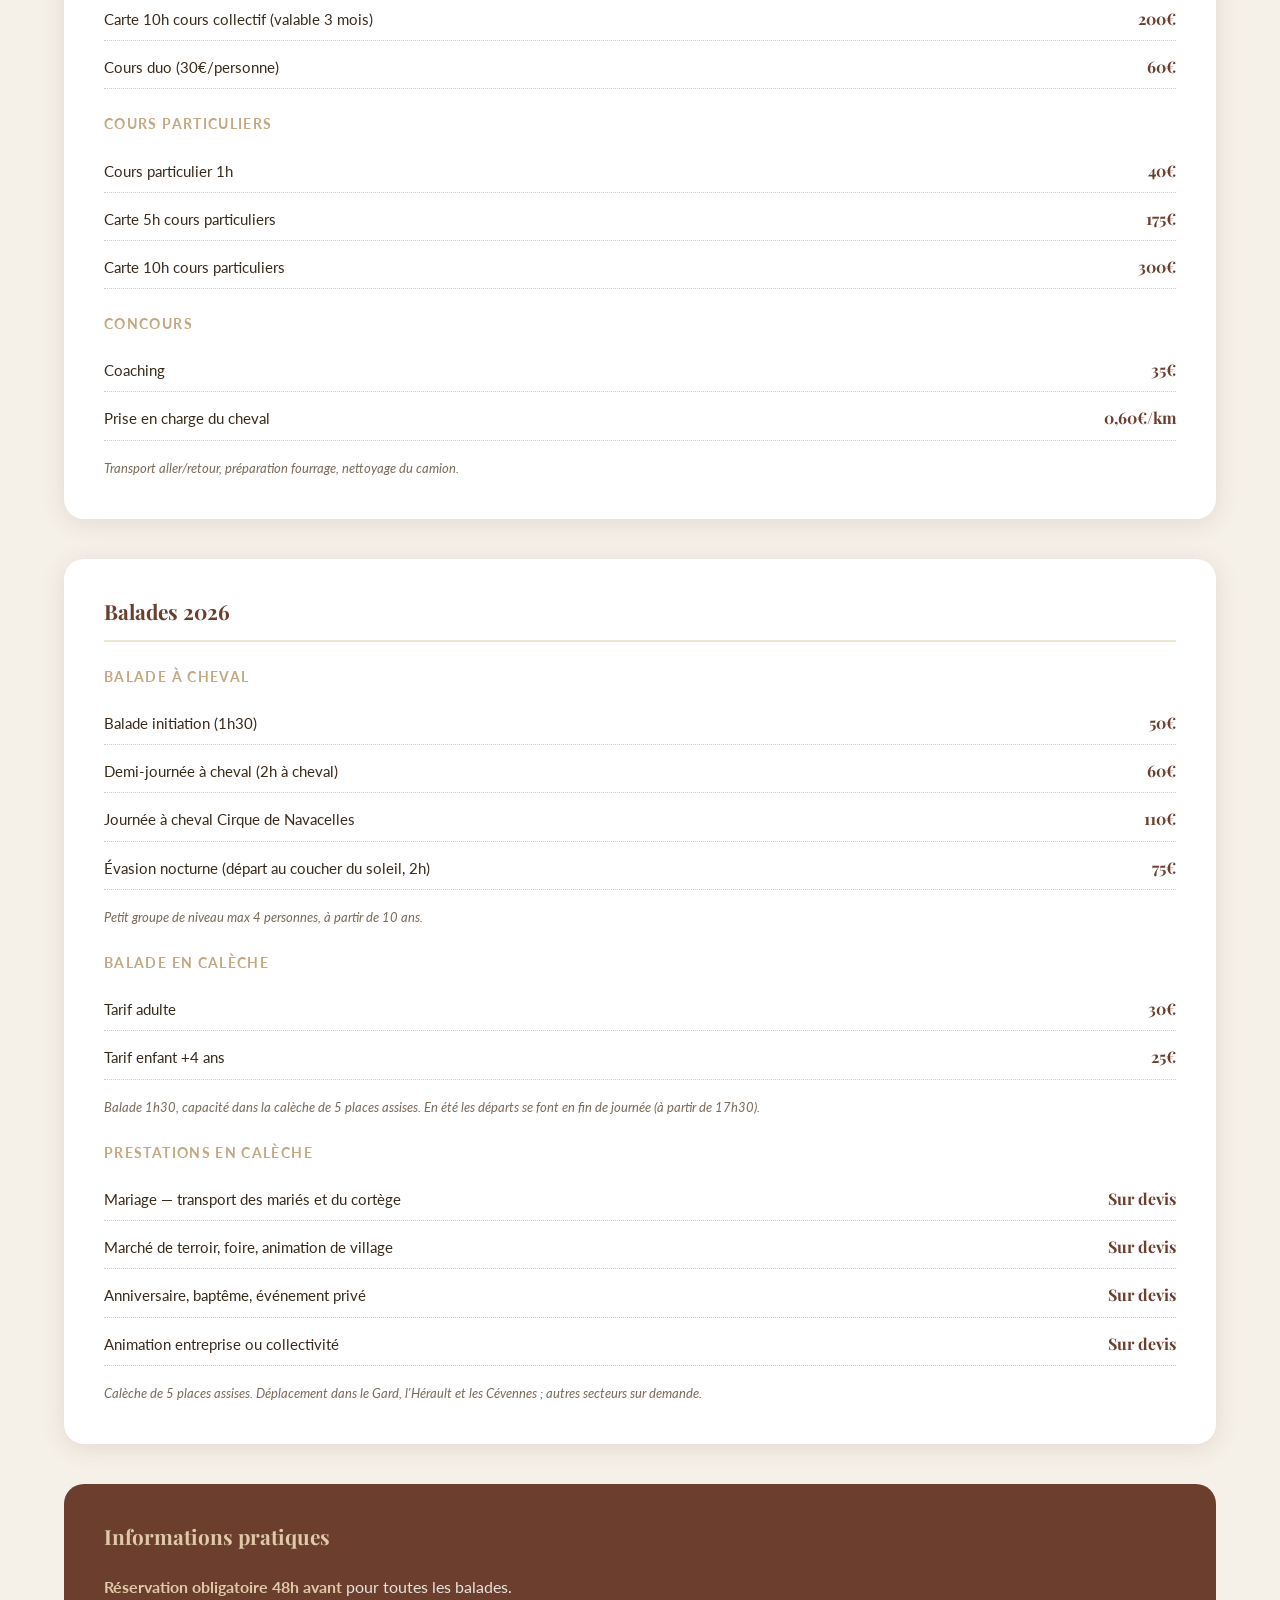
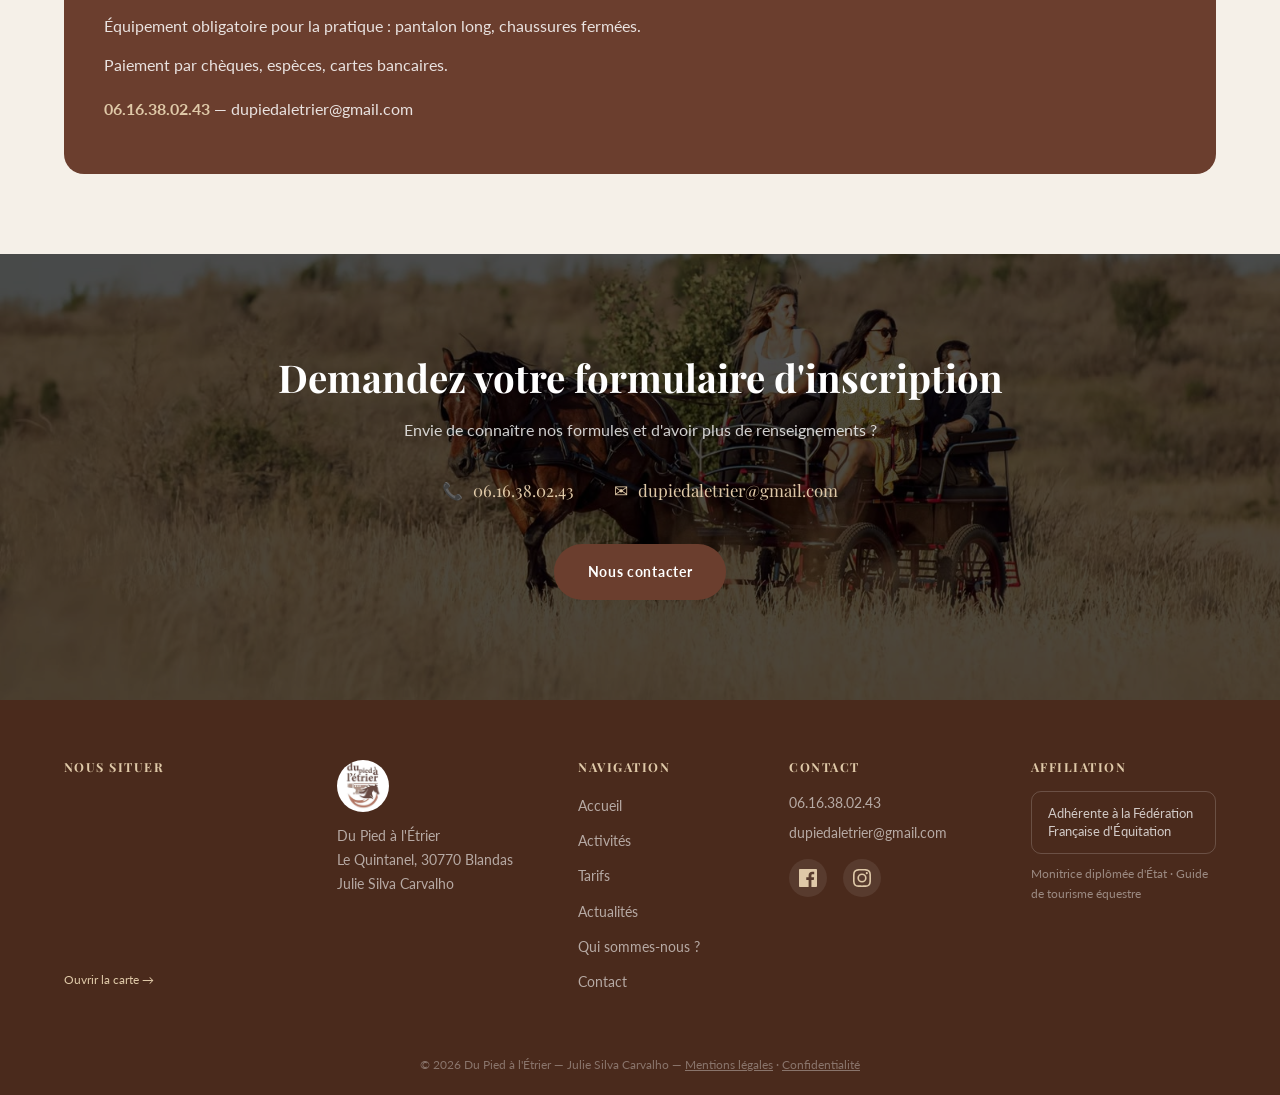
<file: infos.html>
<!DOCTYPE html>
<html lang="fr">
<head>
    <meta charset="UTF-8">
    <meta name="viewport" content="width=device-width, initial-scale=1.0">
    <title>Tarifs 2026 balades à cheval et cours | Cévennes (Gard)</title>
    <meta name="description" content="Tarifs 2026 : balades à cheval de 50 à 110 €, calèche dès 25 €, cours d'équitation dès 20 €, prestations en calèche sur devis. Planning de la saison.">
    <meta name="robots" content="index,follow,max-image-preview:large,max-snippet:-1,max-video-preview:-1">
    <meta name="author" content="Du Pied à l'Étrier">
    <meta name="theme-color" content="#6B3E2E">
    <meta name="geo.region" content="FR-30">
    <meta name="geo.placename" content="Blandas">
    <link rel="canonical" href="https://dupiedaletrier.fr/infos.html">

    <meta property="og:type" content="website">
    <meta property="og:locale" content="fr_FR">
    <meta property="og:site_name" content="Du Pied à l'Étrier">
    <meta property="og:url" content="https://dupiedaletrier.fr/infos.html">
    <meta property="og:title" content="Tarifs 2026 balades à cheval et cours | Cévennes (Gard)">
    <meta property="og:description" content="Tarifs 2026 : balades à cheval de 50 à 110 €, calèche dès 25 €, cours d'équitation dès 20 €, prestations en calèche sur devis. Planning de la saison.">
    <meta property="og:image" content="https://dupiedaletrier.fr/images/enseignement-5.jpg">
    <meta property="og:image:alt" content="Cavaliers et chevaux en carrière au Quintanel">

    <meta name="twitter:card" content="summary_large_image">
    <meta name="twitter:title" content="Tarifs 2026 balades à cheval et cours | Cévennes (Gard)">
    <meta name="twitter:description" content="Tarifs 2026 : balades à cheval de 50 à 110 €, calèche dès 25 €, cours d'équitation dès 20 €, prestations en calèche sur devis. Planning de la saison.">
    <meta name="twitter:image" content="https://dupiedaletrier.fr/images/enseignement-5.jpg">

    <link rel="icon" href="/favicon.ico" sizes="any">
    <link rel="icon" type="image/png" sizes="32x32" href="/favicon-32x32.png">
    <link rel="icon" type="image/png" sizes="16x16" href="/favicon-16x16.png">
    <link rel="icon" type="image/png" sizes="192x192" href="/android-chrome-192x192.png">
    <link rel="apple-touch-icon" sizes="180x180" href="/apple-touch-icon.png">
    <link rel="manifest" href="/site.webmanifest">
    <link rel="preconnect" href="https://fonts.googleapis.com">
    <link rel="preconnect" href="https://fonts.gstatic.com" crossorigin>
    <link rel="preload" as="style" href="https://fonts.googleapis.com/css2?family=Playfair+Display:ital,wght@0,400;0,700;1,700&amp;family=Lato:wght@400;700&amp;display=swap">
    <link rel="stylesheet" href="https://fonts.googleapis.com/css2?family=Playfair+Display:ital,wght@0,400;0,700;1,700&amp;family=Lato:wght@400;700&amp;display=swap" media="print" onload="this.media='all'">
    <noscript><link rel="stylesheet" href="https://fonts.googleapis.com/css2?family=Playfair+Display:ital,wght@0,400;0,700;1,700&amp;family=Lato:wght@400;700&amp;display=swap"></noscript>
    <link rel="stylesheet" href="style.css">
    <script type="application/ld+json">
{
  "@context": "https://schema.org",
  "@type": "BreadcrumbList",
  "itemListElement": [
    {
      "@type": "ListItem",
      "position": 1,
      "name": "Accueil",
      "item": "https://dupiedaletrier.fr/"
    },
    {
      "@type": "ListItem",
      "position": 2,
      "name": "Infos & Tarifs",
      "item": "https://dupiedaletrier.fr/infos.html"
    }
  ]
}
    </script>
    <script type="application/ld+json">
{
  "@context": "https://schema.org",
  "@type": "FAQPage",
  "mainEntity": [
    {
      "@type": "Question",
      "name": "À partir de quel âge peut-on faire une balade à cheval ?",
      "acceptedAnswer": {
        "@type": "Answer",
        "text": "Les balades à cheval sont accessibles à partir de 10 ans, en petits groupes de 4 personnes maximum. La balade en calèche est ouverte aux enfants dès 4 ans."
      }
    },
    {
      "@type": "Question",
      "name": "Faut-il réserver à l'avance ?",
      "acceptedAnswer": {
        "@type": "Answer",
        "text": "Oui, la réservation est obligatoire 48 heures à l'avance au 06 16 38 02 43 ou par email à dupiedaletrier@gmail.com."
      }
    },
    {
      "@type": "Question",
      "name": "Quel équipement faut-il prévoir pour une balade ?",
      "acceptedAnswer": {
        "@type": "Answer",
        "text": "Un pantalon long et des chaussures fermées sont obligatoires pour la pratique. Le reste de l'équipement est fourni."
      }
    },
    {
      "@type": "Question",
      "name": "À partir de quel âge peut-on prendre des cours d'équitation ?",
      "acceptedAnswer": {
        "@type": "Answer",
        "text": "Les cours d'équitation sont proposés aux cavaliers débutants ou confirmés à partir de 13 ans, en cours particuliers, en duo ou en petits groupes de 4 cavaliers maximum."
      }
    },
    {
      "@type": "Question",
      "name": "Dans quel secteur intervenez-vous pour la maréchalerie ?",
      "acceptedAnswer": {
        "@type": "Answer",
        "text": "Nous intervenons pour le ferrage et le parage de tous les équidés dans le Gard, l'Hérault, le Sud Lozère et le Sud Aveyron, à domicile comme en structure."
      }
    },
    {
      "@type": "Question",
      "name": "Quels sont les moyens de paiement acceptés ?",
      "acceptedAnswer": {
        "@type": "Answer",
        "text": "Les paiements sont acceptés en espèces, par chèque et par carte bancaire."
      }
    }
  ]
}
    </script>
</head>
<body>

<nav id="navbar">
    <div class="nav-container">
        <a href="/" class="nav-logo">
            <img src="images/logo.jpg" alt="Du Pied à l'Étrier" width="42" height="42">
            <span>Du Pied à l'Étrier</span>
        </a>
        <button class="nav-toggle" id="nav-toggle" aria-label="Menu">
            <span></span><span></span><span></span>
        </button>
        <ul class="nav-links" id="nav-links">
            <li><a href="/">Accueil</a></li>
            <li><a href="activites.html">Activités</a></li>
            <li><a href="infos.html">Tarifs</a></li>
            <li><a href="actualites.html">Actualités</a></li>
            <li><a href="apropos.html">Qui sommes-nous ?</a></li>
            <li><a href="contact.html" class="nav-cta">Contact</a></li>
        </ul>
    </div>
</nav>

<!-- PAGE HERO -->
<section class="page-hero">
    <div class="page-hero-bg" style="background-image:url('images/enseignement-5.jpg')"></div>
    <div class="container">
        <span class="section-label" data-cms-text="infos.eyebrow">Informations pratiques</span>
        <h1 id="infos-title" data-cms-text="infos.title">Infos et tarifs 2026</h1>
        <p id="infos-subtitle" data-cms-text="infos.subtitle">Toutes les informations, tarifs et le planning de la saison.</p>
    </div>
</section>

<!-- ACTUALITÉS -->
<section class="planning-section">
    <div class="container">
        <span class="section-label text-center" style="display:block" data-cms-text="infos.planning_eyebrow">Le planning</span>
        <h2 data-cms-text="infos.planning_title">Actualités de la saison</h2>
        <div class="planning-grid">
            <div class="planning-card">
                <h4 id="planning1-title" data-cms-text="infos.planning1_title">☀️ Été 2026</h4>
                <p id="planning1-text" data-cms-text="infos.planning1_text">Des cours d'équitation et des balades à cheval sont proposés tout l'été sur réservation. Les cours seront proposés en semaine sur des horaires en fin de journée (18h - 20h30) afin de bénéficier de températures plus clémentes.</p>
            </div>
            <div class="planning-card">
                <h4 id="planning2-title" data-cms-text="infos.planning2_title">🍂 Rentrée scolaire 2026</h4>
                <p id="planning2-text" data-cms-text="infos.planning2_text">Les cours d'équitation débuteront pour la rentrée 2026 aux alentours de mi-septembre. Les inscriptions et adhésions peuvent dès à présent être prises.</p>
            </div>
            <div class="planning-card">
                <h4 id="planning3-title" data-cms-text="infos.planning3_title">🐴 Balades</h4>
                <p id="planning3-text" data-cms-text="infos.planning3_text">Les balades à cheval et en calèche sont proposées d'avril à octobre, sur réservation uniquement, 48h à l'avance.</p>
            </div>
        </div>
    </div>
</section>

<!-- TARIFS -->
<section class="infos-page">
    <div class="container">
        <div class="infos-intro">
            <span class="section-label" data-cms-text="infos.tarifs_eyebrow">Saison 2026-2027</span>
            <h2 data-cms-text="infos.tarifs_title">Nos Tarifs</h2>
        </div>

        <div class="tarifs-sections">

            <!-- COTISATIONS -->
            <div class="tarif-block">
                <h3 data-cms-text="infos.bloc1_title">Cotisations annuelles &amp; licences fédérales</h3>
                <div class="tarif-list" data-cms-list="tarifs.cotisations" data-cms-list-style="tarif">
                    <div class="tarif-item"><span>Cotisation annuelle</span><span>60€</span></div>
                    <div class="tarif-item"><span>Licence fédérale</span><span>40€</span></div>
                    <div class="tarif-item"><span>Licence amateur</span><span>80€</span></div>
                </div>
            </div>

            <!-- COURS -->
            <div class="tarif-block">
                <h3 data-cms-text="infos.bloc2_title">Cours d'équitation</h3>
                <p class="tarif-sub">Cours collectifs</p>
                <div class="tarif-list" data-cms-list="tarifs.cours_collectifs" data-cms-list-style="tarif">
                    <div class="tarif-item"><span>Cours collectif 1h (à partir de 3 cavaliers)</span><span>20€</span></div>
                    <div class="tarif-item"><span>Carte 5h cours collectif (valable 2 mois)</span><span>100€</span></div>
                    <div class="tarif-item"><span>Carte 10h cours collectif (valable 3 mois)</span><span>200€</span></div>
                    <div class="tarif-item"><span>Cours duo (30€/personne)</span><span>60€</span></div>
                </div>
                <p class="tarif-sub">Cours particuliers</p>
                <div class="tarif-list" data-cms-list="tarifs.cours_particuliers" data-cms-list-style="tarif">
                    <div class="tarif-item"><span>Cours particulier 1h</span><span>40€</span></div>
                    <div class="tarif-item"><span>Carte 5h cours particuliers</span><span>175€</span></div>
                    <div class="tarif-item"><span>Carte 10h cours particuliers</span><span>300€</span></div>
                </div>
                <p class="tarif-sub">Concours</p>
                <div class="tarif-list" data-cms-list="tarifs.concours" data-cms-list-style="tarif">
                    <div class="tarif-item"><span>Coaching</span><span>35€</span></div>
                    <div class="tarif-item"><span>Prise en charge du cheval</span><span>0,60€/km</span></div>
                </div>
                <p class="tarif-note" data-cms-text="tarifs.concours_note">Transport aller/retour, préparation fourrage, nettoyage du camion.</p>
            </div>

            <!-- BALADES -->
            <div class="tarif-block">
                <h3 data-cms-text="infos.bloc3_title">Balades 2026</h3>
                <p class="tarif-sub">Balade à cheval</p>
                <div class="tarif-list" data-cms-list="tarifs.balades_cheval" data-cms-list-style="tarif">
                    <div class="tarif-item"><span>Balade initiation (1h30)</span><span>50€</span></div>
                    <div class="tarif-item"><span>Demi-journée à cheval (2h à cheval)</span><span>60€</span></div>
                    <div class="tarif-item"><span>Journée à cheval Cirque de Navacelles</span><span>110€</span></div>
                    <div class="tarif-item"><span>Évasion nocturne (départ au coucher du soleil, 2h)</span><span>75€</span></div>
                </div>
                <p class="tarif-note" data-cms-text="tarifs.balades_cheval_note">Petit groupe de niveau max 4 personnes, à partir de 10 ans.</p>
                <p class="tarif-sub">Balade en calèche</p>
                <div class="tarif-list" data-cms-list="tarifs.caleche" data-cms-list-style="tarif">
                    <div class="tarif-item"><span>Tarif adulte</span><span>30€</span></div>
                    <div class="tarif-item"><span>Tarif enfant +4 ans</span><span>25€</span></div>
                </div>
                <p class="tarif-note" data-cms-text="tarifs.caleche_note">Balade 1h30, capacité dans la calèche de 5 places assises. En été les départs se font en fin de journée (à partir de 17h30).</p>
                <p class="tarif-sub">Prestations en calèche</p>
                <div class="tarif-list" data-cms-list="tarifs.prestations_caleche" data-cms-list-style="tarif">
                    <div class="tarif-item"><span>Mariage — transport des mariés et du cortège</span><span>Sur devis</span></div>
                    <div class="tarif-item"><span>Marché de terroir, foire, animation de village</span><span>Sur devis</span></div>
                    <div class="tarif-item"><span>Anniversaire, baptême, événement privé</span><span>Sur devis</span></div>
                    <div class="tarif-item"><span>Animation entreprise ou collectivité</span><span>Sur devis</span></div>
                </div>
                <p class="tarif-note" data-cms-text="tarifs.prestations_caleche_note">Calèche de 5 places assises. Déplacement dans le Gard, l'Hérault et les Cévennes ; autres secteurs sur demande.</p>
            </div>

        </div>

        <!-- INFOS PRATIQUES -->
        <div class="info-banner">
            <h3 data-cms-text="infos.pratique_title">Informations pratiques</h3>
            <div data-cms-list="infos.pratique_liste" data-cms-list-style="paragraphe">
                <p><strong>Réservation obligatoire 48h avant</strong> pour toutes les balades.</p>
                <p>Équipement obligatoire pour la pratique : pantalon long, chaussures fermées.</p>
                <p>Paiement par chèques, espèces, cartes bancaires.</p>
            </div>
            <p style="margin-top:1rem"><strong id="info-phone" data-cms-text="contact.phone">06.16.38.02.43</strong> — <span id="info-email" data-cms-text="contact.email">dupiedaletrier@gmail.com</span></p>
        </div>
    </div>
</section>

<!-- CTA -->
<section class="cta-section">
    <div class="cta-bg" style="background-image:url('images/balade-3.jpg')"></div>
    <div class="container text-center">
        <h2 data-cms-text="infos.cta_title">Demandez votre formulaire d'inscription</h2>
        <p data-cms-text="infos.cta_subtitle">Envie de connaître nos formules et d'avoir plus de renseignements ?</p>
        <div class="cta-contacts">
            <a href="tel:0616380243" class="cta-contact" data-cms-tel="contact.phone">
                <span>📞</span><span id="contact-phone" data-cms-text="contact.phone">06.16.38.02.43</span>
            </a>
            <a href="mailto:dupiedaletrier@gmail.com" class="cta-contact" data-cms-mail="contact.email">
                <span>✉</span><span id="contact-email" data-cms-text="contact.email">dupiedaletrier@gmail.com</span>
            </a>
        </div>
        <a href="contact.html" class="btn btn-primary">Nous contacter</a>
    </div>
</section>

<!-- FOOTER -->
<footer data-cms="social">
    <div class="container">
        <div class="footer-grid">

            <!-- Carte OpenStreetMap : aucun cookie tiers, donc aucun consentement a demander -->
            <div class="footer-map">
                <h4>Nous situer</h4>
                <iframe src="https://www.openstreetmap.org/export/embed.html?bbox=3.4723%2C43.9345%2C3.5123%2C43.9545&amp;layer=mapnik&amp;marker=43.944488%2C3.492288" title="Carte de situation : Le Quintanel, 30770 Blandas" loading="lazy" referrerpolicy="no-referrer-when-downgrade"></iframe>
                <a href="https://www.openstreetmap.org/?mlat=43.944488&amp;mlon=3.492288#map=14/43.944488/3.492288" target="_blank" rel="noopener">Ouvrir la carte →</a>
            </div>

            <div class="footer-brand">
                <img src="images/logo.jpg" alt="Logo Du Pied à l'Étrier, Blandas" loading="lazy" decoding="async">
                <p><span data-cms-text="contact.footer_nom">Du Pied à l'Étrier</span><br><span data-cms-text="contact.footer_ligne2">Le Quintanel, 30770 Blandas</span><br><span data-cms-text="contact.footer_ligne3">Julie Silva Carvalho</span></p>
            </div>

            <div class="footer-links">
                <h4>Navigation</h4>
                <ul>
                    <li><a href="/">Accueil</a></li>
                    <li><a href="activites.html">Activités</a></li>
                    <li><a href="infos.html">Tarifs</a></li>
                    <li><a href="actualites.html">Actualités</a></li>
                    <li><a href="apropos.html">Qui sommes-nous ?</a></li>
                    <li><a href="contact.html">Contact</a></li>
                </ul>
            </div>

            <div class="footer-contact">
                <h4>Contact</h4>
                <p id="footer-phone" data-cms-text="contact.phone">06.16.38.02.43</p>
                <p id="footer-email" data-cms-text="contact.email">dupiedaletrier@gmail.com</p>
                <div class="footer-social">
                    <a id="footer-facebook" data-cms-href="social.facebook" href="https://www.facebook.com/profile.php?id=100057482198207" target="_blank" rel="noopener" aria-label="Facebook"><svg viewBox="0 0 24 24" xmlns="http://www.w3.org/2000/svg" aria-hidden="true"><path d="M22.675 0h-21.35C.593 0 0 .593 0 1.325v21.351C0 23.407.593 24 1.325 24H12.82v-9.294H9.692v-3.622h3.128V8.413c0-3.1 1.893-4.788 4.659-4.788 1.325 0 2.463.099 2.795.143v3.24l-1.918.001c-1.504 0-1.795.715-1.795 1.763v2.313h3.587l-.467 3.622h-3.12V24h6.116c.73 0 1.323-.593 1.323-1.325V1.325C24 .593 23.407 0 22.675 0z"/></svg></a>
                    <a id="footer-instagram" data-cms-href="social.instagram" href="https://www.instagram.com/du_pied_a_letrier/" target="_blank" rel="noopener" aria-label="Instagram"><svg viewBox="0 0 24 24" xmlns="http://www.w3.org/2000/svg" aria-hidden="true"><path d="M12 2.163c3.204 0 3.584.012 4.85.07 3.252.148 4.771 1.691 4.919 4.919.058 1.265.069 1.645.069 4.849 0 3.205-.012 3.584-.069 4.849-.149 3.225-1.664 4.771-4.919 4.919-1.266.058-1.644.07-4.85.07-3.204 0-3.584-.012-4.849-.07-3.26-.149-4.771-1.699-4.919-4.92-.058-1.265-.07-1.644-.07-4.849 0-3.204.013-3.583.07-4.849.149-3.227 1.664-4.771 4.919-4.919 1.266-.057 1.645-.069 4.849-.069zM12 0C8.741 0 8.333.014 7.053.072 2.695.272.273 2.69.073 7.052.014 8.333 0 8.741 0 12c0 3.259.014 3.668.072 4.948.2 4.358 2.618 6.78 6.98 6.98C8.333 23.986 8.741 24 12 24c3.259 0 3.668-.014 4.948-.072 4.354-.2 6.782-2.618 6.979-6.98.059-1.28.073-1.689.073-4.948 0-3.259-.014-3.667-.072-4.947-.196-4.354-2.617-6.78-6.979-6.98C15.668.014 15.259 0 12 0zm0 5.838a6.162 6.162 0 100 12.324 6.162 6.162 0 000-12.324zM12 16a4 4 0 110-8 4 4 0 010 8zm6.406-11.845a1.44 1.44 0 100 2.881 1.44 1.44 0 000-2.881z"/></svg></a>
                </div>
            </div>

            <div class="footer-ffe">
                <h4>Affiliation</h4>
                <span class="ffe-badge">Adhérente à la Fédération Française d'Équitation</span>
                <p>Monitrice diplômée d'État · Guide de tourisme équestre</p>
            </div>

        </div>
        <div class="footer-bottom">
            <p>© 2026 Du Pied à l'Étrier — Julie Silva Carvalho — <a href="mentions-legales.html" style="color:inherit;text-decoration:underline">Mentions légales</a> · <a href="confidentialite.html" style="color:inherit;text-decoration:underline">Confidentialité</a></p>
        </div>
    </div>
</footer>

<!-- BULLE WHATSAPP -->
<a id="whatsapp-float" class="whatsapp-float" href="https://wa.me/33616380243" data-cms-wa="contact.phone" target="_blank" rel="noopener" aria-label="Contacter sur WhatsApp">
    <span class="whatsapp-icon">
        <svg viewBox="0 0 24 24" xmlns="http://www.w3.org/2000/svg"><path d="M17.472 14.382c-.297-.149-1.758-.867-2.03-.967-.273-.099-.471-.148-.67.15-.197.297-.767.966-.94 1.164-.173.199-.347.223-.644.075-.297-.15-1.255-.463-2.39-1.475-.883-.788-1.48-1.761-1.653-2.059-.173-.297-.018-.458.13-.606.134-.133.298-.347.446-.52.149-.174.198-.298.298-.497.099-.198.05-.371-.025-.52-.075-.149-.669-1.612-.916-2.207-.242-.579-.487-.5-.669-.51-.173-.008-.371-.01-.57-.01-.198 0-.52.074-.792.372-.272.297-1.04 1.016-1.04 2.479 0 1.462 1.065 2.875 1.213 3.074.149.198 2.096 3.2 5.077 4.487.71.306 1.263.489 1.694.625.712.227 1.36.195 1.872.118.571-.085 1.758-.719 2.006-1.413.248-.694.248-1.289.173-1.413-.074-.124-.272-.198-.57-.347m-5.421 7.403h-.004a9.87 9.87 0 01-5.031-1.378l-.361-.214-3.741.982.998-3.648-.235-.374a9.86 9.86 0 01-1.51-5.26c.001-5.45 4.436-9.884 9.888-9.884 2.64 0 5.122 1.03 6.988 2.898a9.825 9.825 0 012.893 6.994c-.003 5.45-4.437 9.884-9.885 9.884m8.413-18.297A11.815 11.815 0 0012.05 0C5.495 0 .16 5.335.157 11.892c0 2.096.547 4.142 1.588 5.945L.057 24l6.305-1.654a11.882 11.882 0 005.683 1.448h.005c6.554 0 11.89-5.335 11.893-11.893a11.821 11.821 0 00-3.48-8.413Z"/></svg>
    </span>
    <span class="whatsapp-label">Écrivez-nous sur WhatsApp</span>
</a>
<script defer src="cms.js" data-cms-repo="ZiToon34/site-dupiedaletrier"></script>
<script defer src="nav.js"></script>
<script>
</script>
<script defer src="cms-bridge.js"></script>
</body>
</html>
</file>
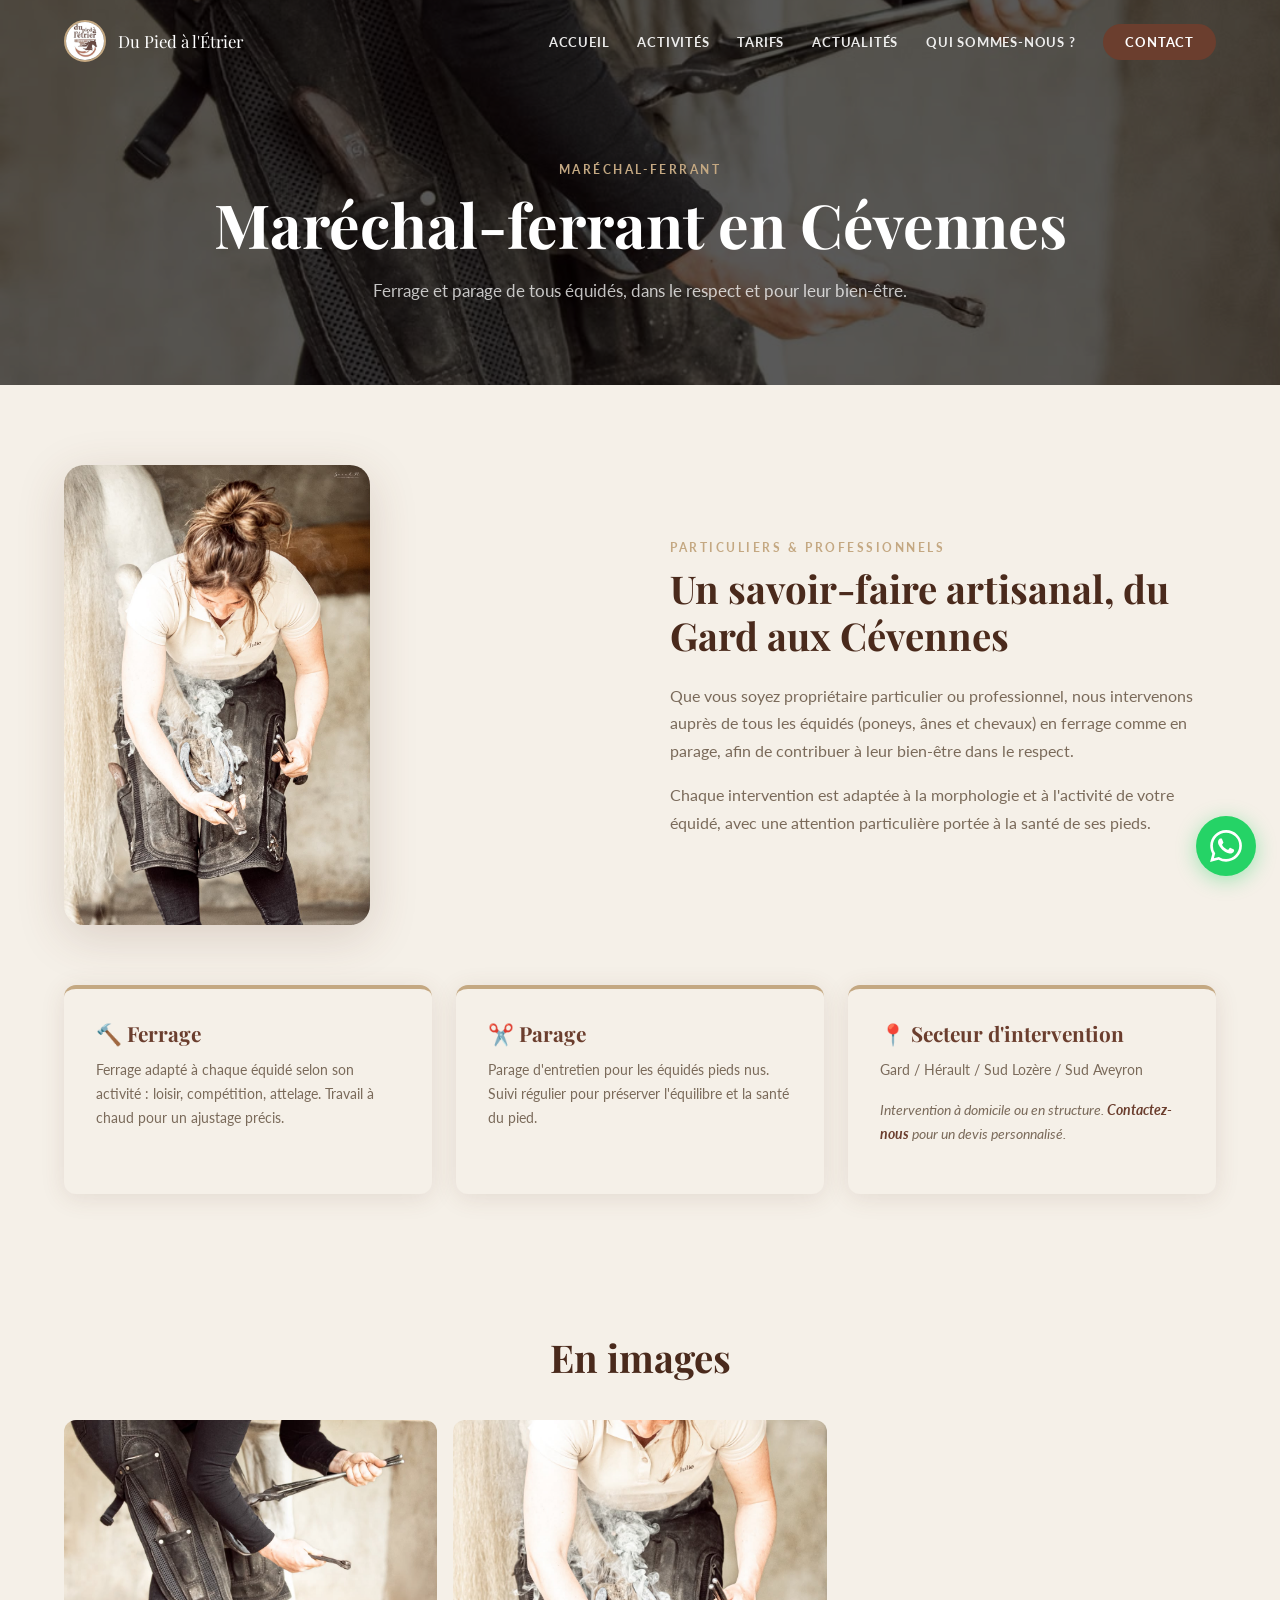
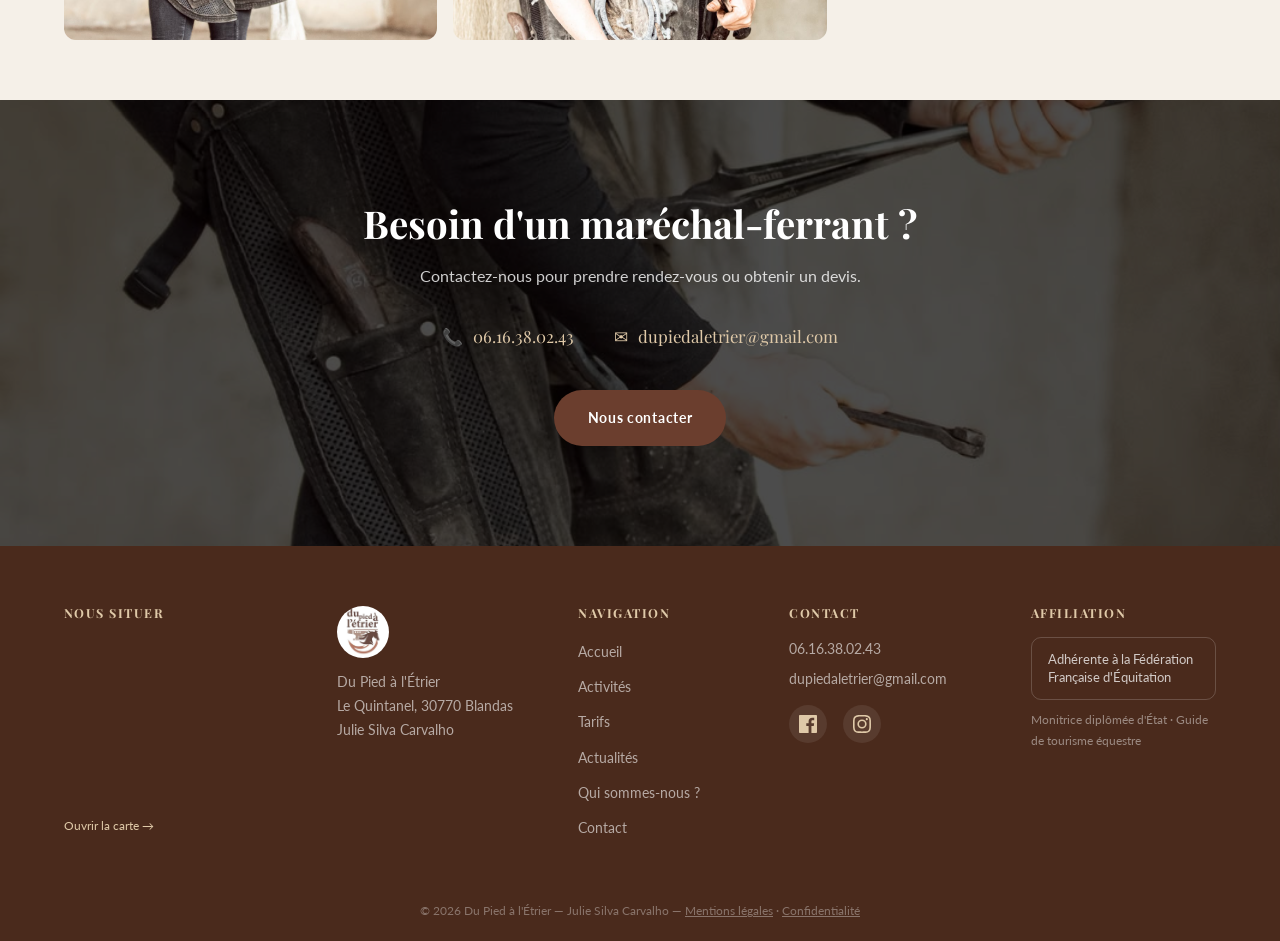
<file: marechalerie.html>
<!DOCTYPE html>
<html lang="fr">
<head>
    <meta charset="UTF-8">
    <meta name="viewport" content="width=device-width, initial-scale=1.0">
    <title>Maréchal-ferrant Cévennes, Gard et Hérault | Ferrage, parage</title>
    <meta name="description" content="Maréchal-ferrant pour chevaux, poneys et ânes : ferrage à chaud et parage à domicile dans les Cévennes, le Gard, l'Hérault et le Sud Aveyron.">
    <meta name="robots" content="index,follow,max-image-preview:large,max-snippet:-1,max-video-preview:-1">
    <meta name="author" content="Du Pied à l'Étrier">
    <meta name="theme-color" content="#6B3E2E">
    <meta name="geo.region" content="FR-30">
    <meta name="geo.placename" content="Blandas">
    <link rel="canonical" href="https://dupiedaletrier.fr/marechalerie.html">

    <meta property="og:type" content="website">
    <meta property="og:locale" content="fr_FR">
    <meta property="og:site_name" content="Du Pied à l'Étrier">
    <meta property="og:url" content="https://dupiedaletrier.fr/marechalerie.html">
    <meta property="og:title" content="Maréchal-ferrant Cévennes, Gard et Hérault | Ferrage, parage">
    <meta property="og:description" content="Maréchal-ferrant pour chevaux, poneys et ânes : ferrage à chaud et parage à domicile dans les Cévennes, le Gard, l'Hérault et le Sud Aveyron.">
    <meta property="og:image" content="https://dupiedaletrier.fr/images/marechalerie-1.jpg">
    <meta property="og:image:alt" content="Maréchal-ferrant ferrant un cheval à chaud">

    <meta name="twitter:card" content="summary_large_image">
    <meta name="twitter:title" content="Maréchal-ferrant Cévennes, Gard et Hérault | Ferrage, parage">
    <meta name="twitter:description" content="Maréchal-ferrant pour chevaux, poneys et ânes : ferrage à chaud et parage à domicile dans les Cévennes, le Gard, l'Hérault et le Sud Aveyron.">
    <meta name="twitter:image" content="https://dupiedaletrier.fr/images/marechalerie-1.jpg">

    <link rel="icon" href="/favicon.ico" sizes="any">
    <link rel="icon" type="image/png" sizes="32x32" href="/favicon-32x32.png">
    <link rel="icon" type="image/png" sizes="16x16" href="/favicon-16x16.png">
    <link rel="icon" type="image/png" sizes="192x192" href="/android-chrome-192x192.png">
    <link rel="apple-touch-icon" sizes="180x180" href="/apple-touch-icon.png">
    <link rel="manifest" href="/site.webmanifest">
    <link rel="preconnect" href="https://fonts.googleapis.com">
    <link rel="preconnect" href="https://fonts.gstatic.com" crossorigin>
    <link rel="preload" as="style" href="https://fonts.googleapis.com/css2?family=Playfair+Display:ital,wght@0,400;0,700;1,700&amp;family=Lato:wght@400;700&amp;display=swap">
    <link rel="stylesheet" href="https://fonts.googleapis.com/css2?family=Playfair+Display:ital,wght@0,400;0,700;1,700&amp;family=Lato:wght@400;700&amp;display=swap" media="print" onload="this.media='all'">
    <noscript><link rel="stylesheet" href="https://fonts.googleapis.com/css2?family=Playfair+Display:ital,wght@0,400;0,700;1,700&amp;family=Lato:wght@400;700&amp;display=swap"></noscript>
    <link rel="stylesheet" href="style.css">
    <script type="application/ld+json">
{
  "@context": "https://schema.org",
  "@type": "BreadcrumbList",
  "itemListElement": [
    {
      "@type": "ListItem",
      "position": 1,
      "name": "Accueil",
      "item": "https://dupiedaletrier.fr/"
    },
    {
      "@type": "ListItem",
      "position": 2,
      "name": "Activités",
      "item": "https://dupiedaletrier.fr/activites.html"
    },
    {
      "@type": "ListItem",
      "position": 3,
      "name": "Maréchalerie",
      "item": "https://dupiedaletrier.fr/marechalerie.html"
    }
  ]
}
    </script>
    <script type="application/ld+json">
{
  "@context": "https://schema.org",
  "@type": "Service",
  "name": "Maréchalerie — ferrage et parage",
  "description": "Ferrage et parage de tous équidés (chevaux, poneys, ânes) à domicile ou en structure, dans le Gard, l'Hérault, le Sud Lozère et le Sud Aveyron.",
  "serviceType": "Maréchalerie — ferrage et parage",
  "provider": {
    "@id": "https://dupiedaletrier.fr/#business"
  },
  "areaServed": {
    "@type": "AdministrativeArea",
    "name": "Gard, Hérault, Sud Lozère, Sud Aveyron"
  },
  "url": "https://dupiedaletrier.fr/marechalerie.html"
}
    </script>
</head>
<body>

<nav id="navbar">
    <div class="nav-container">
        <a href="/" class="nav-logo">
            <img src="images/logo.jpg" alt="Du Pied à l'Étrier" width="42" height="42">
            <span>Du Pied à l'Étrier</span>
        </a>
        <button class="nav-toggle" id="nav-toggle" aria-label="Menu">
            <span></span><span></span><span></span>
        </button>
        <ul class="nav-links" id="nav-links">
            <li><a href="/">Accueil</a></li>
            <li><a href="activites.html">Activités</a></li>
            <li><a href="infos.html">Tarifs</a></li>
            <li><a href="actualites.html">Actualités</a></li>
            <li><a href="apropos.html">Qui sommes-nous ?</a></li>
            <li><a href="contact.html" class="nav-cta">Contact</a></li>
        </ul>
    </div>
</nav>

<!-- PAGE HERO -->
<section class="page-hero">
    <div class="page-hero-bg" style="background-image:url('images/marechalerie-1.jpg')"></div>
    <div class="container">
        <span class="section-label" data-cms-text="marechalerie.eyebrow">Maréchal-Ferrant</span>
        <h1 id="mar-title" data-cms-text="marechalerie.title">Maréchal-ferrant en Cévennes</h1>
        <p id="mar-subtitle" data-cms-text="marechalerie.subtitle">Ferrage et parage de tous équidés, dans le respect et pour leur bien-être.</p>
    </div>
</section>

<!-- INTRO -->
<section class="activity-page" data-cms="marechalerie">
    <div class="container">
        <div class="activity-intro">
            <img id="mar-photo" data-cms-img="marechalerie.photo" src="images/marechalerie-2.jpg" alt="Maréchal-ferrant réalisant un parage" loading="lazy" decoding="async">
            <div class="activity-intro-text">
                <span class="section-label" data-cms-text="marechalerie.intro_eyebrow">Particuliers &amp; professionnels</span>
                <h2 id="mar-intro-title" data-cms-text="marechalerie.intro_title">Un savoir-faire artisanal, du Gard aux Cévennes</h2>
                <p id="mar-intro-text" data-cms-text="marechalerie.intro_text">Que vous soyez propriétaire particulier ou professionnel, nous intervenons auprès de tous les équidés (poneys, ânes et chevaux) en ferrage comme en parage, afin de contribuer à leur bien-être dans le respect.</p>
                <p id="mar-intro-text2" data-cms-text="marechalerie.intro_text2">Chaque intervention est adaptée à la morphologie et à l'activité de votre équidé, avec une attention particulière portée à la santé de ses pieds.</p>
            </div>
        </div>

        <!-- PRESTATIONS -->
        <div class="offers-grid" style="margin-top:20px">
            <div class="offer-card">
                <h3 data-cms-text="marechalerie.carte1_title">🔨 Ferrage</h3>
                <p id="mar-ferrage-text" data-cms-text="marechalerie.carte1_text">Ferrage adapté à chaque équidé selon son activité : loisir, compétition, attelage. Travail à chaud pour un ajustage précis.</p>
            </div>
            <div class="offer-card">
                <h3 data-cms-text="marechalerie.carte2_title">✂️ Parage</h3>
                <p id="mar-parage-text" data-cms-text="marechalerie.carte2_text">Parage d'entretien pour les équidés pieds nus. Suivi régulier pour préserver l'équilibre et la santé du pied.</p>
            </div>
            <div class="offer-card">
                <h3 data-cms-text="marechalerie.carte3_title">📍 Secteur d'intervention</h3>
                <p id="mar-secteur-text" data-cms-text="marechalerie.carte3_text">Gard / Hérault / Sud Lozère / Sud Aveyron</p>
                <p class="offer-note" data-cms-text="marechalerie.carte3_note">Intervention à domicile ou en structure. <a href="contact.html" style="color:var(--brown);font-weight:700">Contactez-nous</a> pour un devis personnalisé.</p>
            </div>
        </div>
    </div>
</section>

<!-- GALERIE -->
<section class="photo-section">
    <div class="container">
        <h2 data-cms-text="marechalerie.galerie_title">En images</h2>
        <div class="photo-grid" id="mar-gallery" data-cms-gallery="marechalerie.photos" data-cms-alt="Maréchalerie">
            <img src="images/marechalerie-1.jpg" alt="Maréchal-ferrant au travail sur un cheval" loading="lazy" decoding="async">
            <img src="images/marechalerie-2.jpg" alt="Maréchal-ferrant au travail sur un cheval" loading="lazy" decoding="async">
        </div>
    </div>
</section>

<!-- CTA -->
<section class="cta-section">
    <div class="cta-bg" style="background-image:url('images/marechalerie-1.jpg')"></div>
    <div class="container text-center">
        <h2 data-cms-text="marechalerie.cta_title">Besoin d'un maréchal-ferrant ?</h2>
        <p data-cms-text="marechalerie.cta_subtitle">Contactez-nous pour prendre rendez-vous ou obtenir un devis.</p>
        <div class="cta-contacts">
            <a href="tel:0616380243" class="cta-contact" data-cms-tel="contact.phone">
                <span>📞</span><span id="contact-phone" data-cms-text="contact.phone">06.16.38.02.43</span>
            </a>
            <a href="mailto:dupiedaletrier@gmail.com" class="cta-contact" data-cms-mail="contact.email">
                <span>✉</span><span id="contact-email" data-cms-text="contact.email">dupiedaletrier@gmail.com</span>
            </a>
        </div>
        <a href="contact.html" class="btn btn-primary">Nous contacter</a>
    </div>
</section>

<!-- FOOTER -->
<footer data-cms="social">
    <div class="container">
        <div class="footer-grid">

            <!-- Carte OpenStreetMap : aucun cookie tiers, donc aucun consentement a demander -->
            <div class="footer-map">
                <h4>Nous situer</h4>
                <iframe src="https://www.openstreetmap.org/export/embed.html?bbox=3.4723%2C43.9345%2C3.5123%2C43.9545&amp;layer=mapnik&amp;marker=43.944488%2C3.492288" title="Carte de situation : Le Quintanel, 30770 Blandas" loading="lazy" referrerpolicy="no-referrer-when-downgrade"></iframe>
                <a href="https://www.openstreetmap.org/?mlat=43.944488&amp;mlon=3.492288#map=14/43.944488/3.492288" target="_blank" rel="noopener">Ouvrir la carte →</a>
            </div>

            <div class="footer-brand">
                <img src="images/logo.jpg" alt="Logo Du Pied à l'Étrier, Blandas" loading="lazy" decoding="async">
                <p><span data-cms-text="contact.footer_nom">Du Pied à l'Étrier</span><br><span data-cms-text="contact.footer_ligne2">Le Quintanel, 30770 Blandas</span><br><span data-cms-text="contact.footer_ligne3">Julie Silva Carvalho</span></p>
            </div>

            <div class="footer-links">
                <h4>Navigation</h4>
                <ul>
                    <li><a href="/">Accueil</a></li>
                    <li><a href="activites.html">Activités</a></li>
                    <li><a href="infos.html">Tarifs</a></li>
                    <li><a href="actualites.html">Actualités</a></li>
                    <li><a href="apropos.html">Qui sommes-nous ?</a></li>
                    <li><a href="contact.html">Contact</a></li>
                </ul>
            </div>

            <div class="footer-contact">
                <h4>Contact</h4>
                <p id="footer-phone" data-cms-text="contact.phone">06.16.38.02.43</p>
                <p id="footer-email" data-cms-text="contact.email">dupiedaletrier@gmail.com</p>
                <div class="footer-social">
                    <a id="footer-facebook" data-cms-href="social.facebook" href="https://www.facebook.com/profile.php?id=100057482198207" target="_blank" rel="noopener" aria-label="Facebook"><svg viewBox="0 0 24 24" xmlns="http://www.w3.org/2000/svg" aria-hidden="true"><path d="M22.675 0h-21.35C.593 0 0 .593 0 1.325v21.351C0 23.407.593 24 1.325 24H12.82v-9.294H9.692v-3.622h3.128V8.413c0-3.1 1.893-4.788 4.659-4.788 1.325 0 2.463.099 2.795.143v3.24l-1.918.001c-1.504 0-1.795.715-1.795 1.763v2.313h3.587l-.467 3.622h-3.12V24h6.116c.73 0 1.323-.593 1.323-1.325V1.325C24 .593 23.407 0 22.675 0z"/></svg></a>
                    <a id="footer-instagram" data-cms-href="social.instagram" href="https://www.instagram.com/du_pied_a_letrier/" target="_blank" rel="noopener" aria-label="Instagram"><svg viewBox="0 0 24 24" xmlns="http://www.w3.org/2000/svg" aria-hidden="true"><path d="M12 2.163c3.204 0 3.584.012 4.85.07 3.252.148 4.771 1.691 4.919 4.919.058 1.265.069 1.645.069 4.849 0 3.205-.012 3.584-.069 4.849-.149 3.225-1.664 4.771-4.919 4.919-1.266.058-1.644.07-4.85.07-3.204 0-3.584-.012-4.849-.07-3.26-.149-4.771-1.699-4.919-4.92-.058-1.265-.07-1.644-.07-4.849 0-3.204.013-3.583.07-4.849.149-3.227 1.664-4.771 4.919-4.919 1.266-.057 1.645-.069 4.849-.069zM12 0C8.741 0 8.333.014 7.053.072 2.695.272.273 2.69.073 7.052.014 8.333 0 8.741 0 12c0 3.259.014 3.668.072 4.948.2 4.358 2.618 6.78 6.98 6.98C8.333 23.986 8.741 24 12 24c3.259 0 3.668-.014 4.948-.072 4.354-.2 6.782-2.618 6.979-6.98.059-1.28.073-1.689.073-4.948 0-3.259-.014-3.667-.072-4.947-.196-4.354-2.617-6.78-6.979-6.98C15.668.014 15.259 0 12 0zm0 5.838a6.162 6.162 0 100 12.324 6.162 6.162 0 000-12.324zM12 16a4 4 0 110-8 4 4 0 010 8zm6.406-11.845a1.44 1.44 0 100 2.881 1.44 1.44 0 000-2.881z"/></svg></a>
                </div>
            </div>

            <div class="footer-ffe">
                <h4>Affiliation</h4>
                <span class="ffe-badge">Adhérente à la Fédération Française d'Équitation</span>
                <p>Monitrice diplômée d'État · Guide de tourisme équestre</p>
            </div>

        </div>
        <div class="footer-bottom">
            <p>© 2026 Du Pied à l'Étrier — Julie Silva Carvalho — <a href="mentions-legales.html" style="color:inherit;text-decoration:underline">Mentions légales</a> · <a href="confidentialite.html" style="color:inherit;text-decoration:underline">Confidentialité</a></p>
        </div>
    </div>
</footer>

<!-- BULLE WHATSAPP -->
<a id="whatsapp-float" class="whatsapp-float" href="https://wa.me/33616380243" data-cms-wa="contact.phone" target="_blank" rel="noopener" aria-label="Contacter sur WhatsApp">
    <span class="whatsapp-icon">
        <svg viewBox="0 0 24 24" xmlns="http://www.w3.org/2000/svg"><path d="M17.472 14.382c-.297-.149-1.758-.867-2.03-.967-.273-.099-.471-.148-.67.15-.197.297-.767.966-.94 1.164-.173.199-.347.223-.644.075-.297-.15-1.255-.463-2.39-1.475-.883-.788-1.48-1.761-1.653-2.059-.173-.297-.018-.458.13-.606.134-.133.298-.347.446-.52.149-.174.198-.298.298-.497.099-.198.05-.371-.025-.52-.075-.149-.669-1.612-.916-2.207-.242-.579-.487-.5-.669-.51-.173-.008-.371-.01-.57-.01-.198 0-.52.074-.792.372-.272.297-1.04 1.016-1.04 2.479 0 1.462 1.065 2.875 1.213 3.074.149.198 2.096 3.2 5.077 4.487.71.306 1.263.489 1.694.625.712.227 1.36.195 1.872.118.571-.085 1.758-.719 2.006-1.413.248-.694.248-1.289.173-1.413-.074-.124-.272-.198-.57-.347m-5.421 7.403h-.004a9.87 9.87 0 01-5.031-1.378l-.361-.214-3.741.982.998-3.648-.235-.374a9.86 9.86 0 01-1.51-5.26c.001-5.45 4.436-9.884 9.888-9.884 2.64 0 5.122 1.03 6.988 2.898a9.825 9.825 0 012.893 6.994c-.003 5.45-4.437 9.884-9.885 9.884m8.413-18.297A11.815 11.815 0 0012.05 0C5.495 0 .16 5.335.157 11.892c0 2.096.547 4.142 1.588 5.945L.057 24l6.305-1.654a11.882 11.882 0 005.683 1.448h.005c6.554 0 11.89-5.335 11.893-11.893a11.821 11.821 0 00-3.48-8.413Z"/></svg>
    </span>
    <span class="whatsapp-label">Écrivez-nous sur WhatsApp</span>
</a>
<script defer src="cms.js" data-cms-repo="ZiToon34/site-dupiedaletrier"></script>
<script defer src="nav.js"></script>
<script>
</script>
<script defer src="cms-bridge.js"></script>
</body>
</html>
</file>
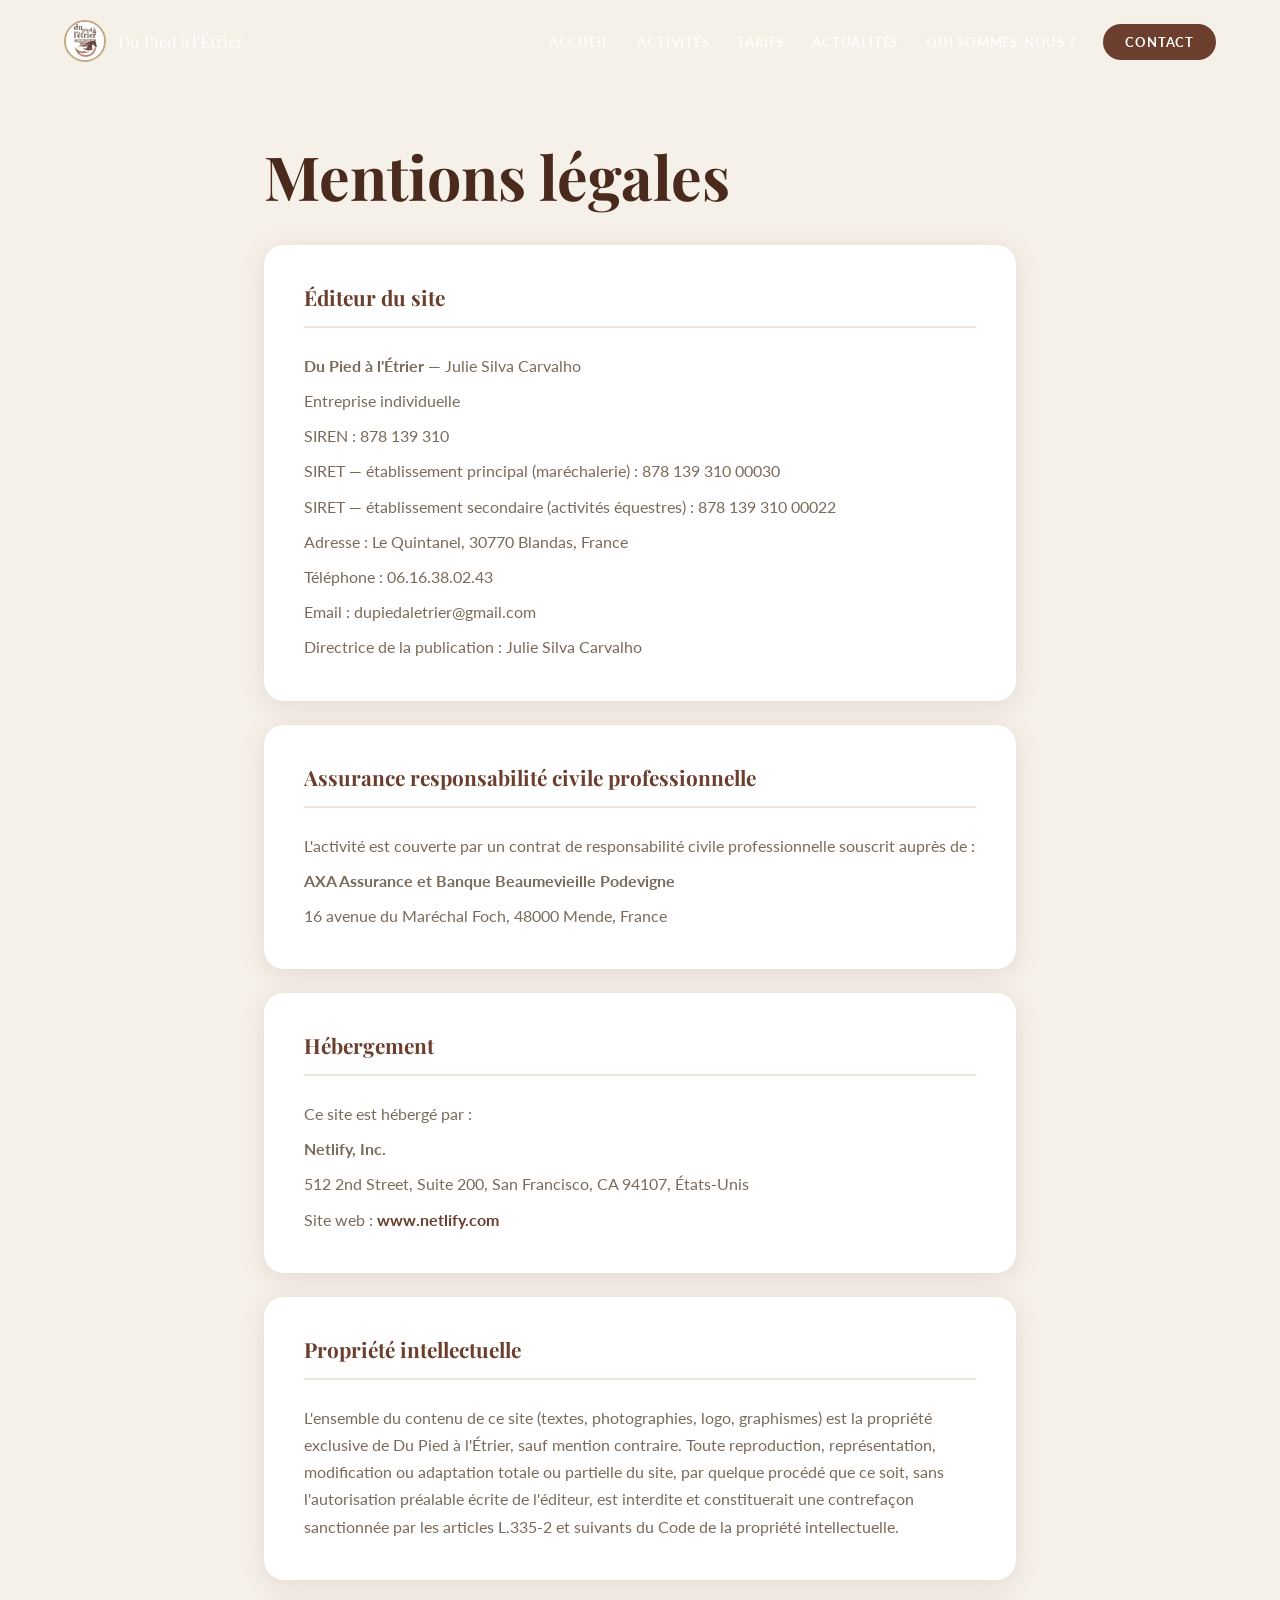
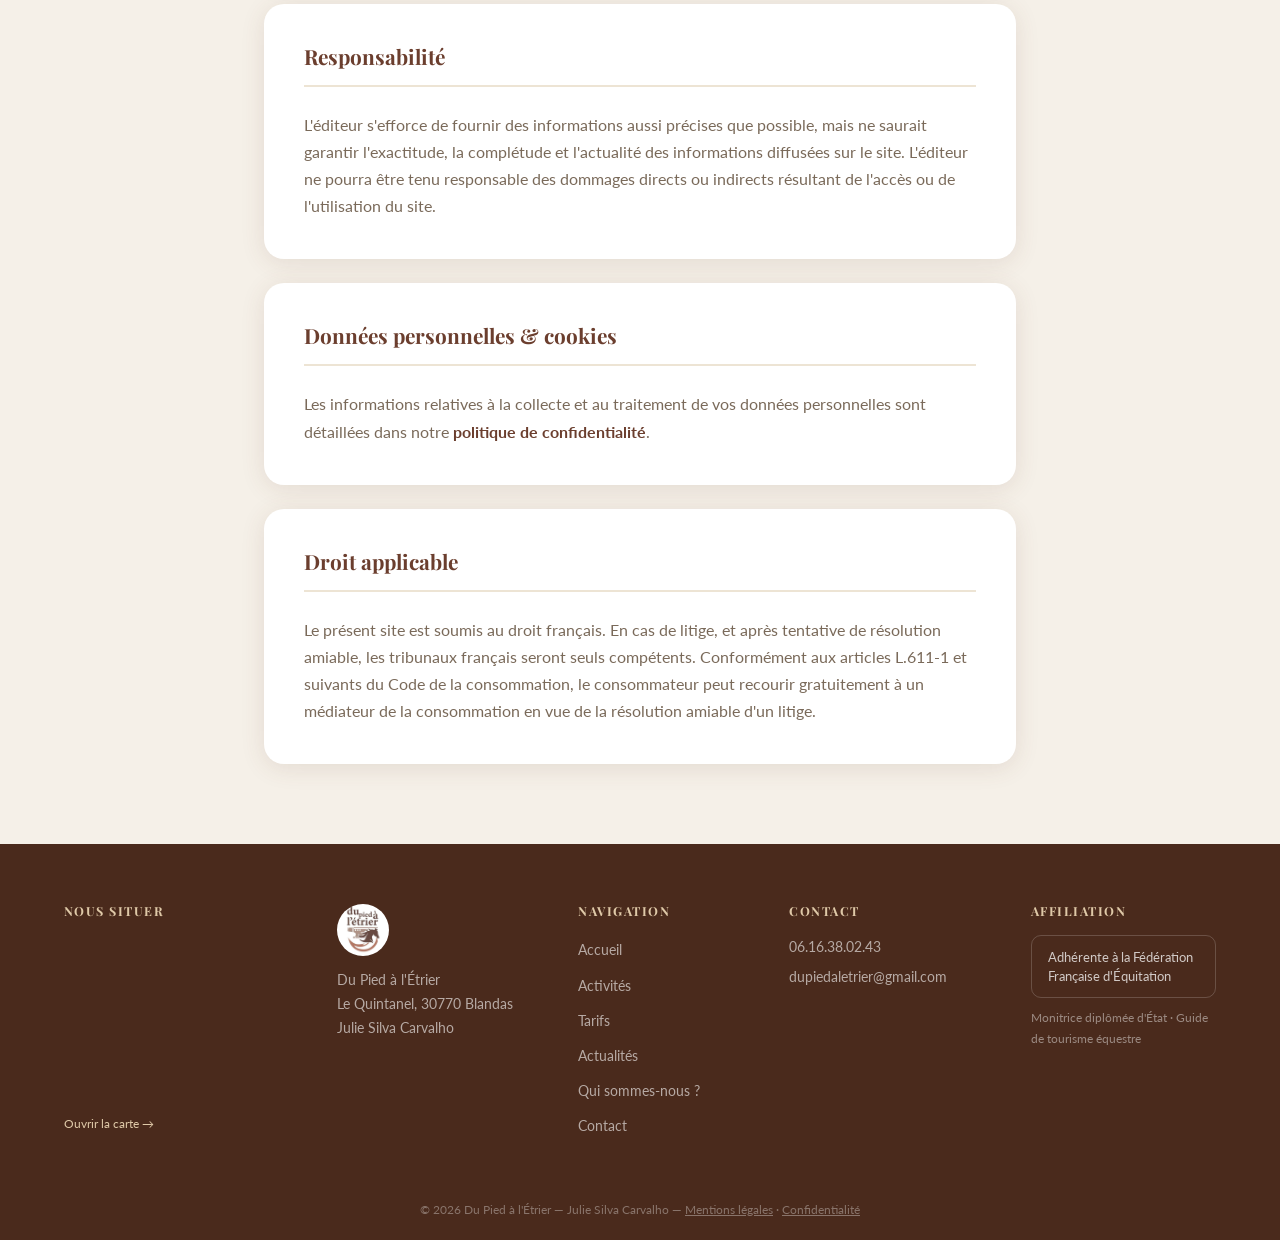
<file: mentions-legales.html>
<!DOCTYPE html>
<html lang="fr">
<head>
    <meta charset="UTF-8">
    <meta name="viewport" content="width=device-width, initial-scale=1.0">
    <title>Mentions légales | Du Pied à l'Étrier</title>
    <meta name="description" content="Mentions légales du site Du Pied à l'Étrier — Julie Silva Carvalho, Le Quintanel, 30770 Blandas.">
    <meta name="robots" content="noindex,follow">
    <meta name="author" content="Du Pied à l'Étrier">
    <meta name="theme-color" content="#6B3E2E">
    <meta name="geo.region" content="FR-30">
    <meta name="geo.placename" content="Blandas">
    <link rel="canonical" href="https://dupiedaletrier.fr/mentions-legales.html">

    <meta property="og:type" content="website">
    <meta property="og:locale" content="fr_FR">
    <meta property="og:site_name" content="Du Pied à l'Étrier">
    <meta property="og:url" content="https://dupiedaletrier.fr/mentions-legales.html">
    <meta property="og:title" content="Mentions légales | Du Pied à l'Étrier">
    <meta property="og:description" content="Mentions légales du site Du Pied à l'Étrier — Julie Silva Carvalho, Le Quintanel, 30770 Blandas.">
    <meta property="og:image" content="https://dupiedaletrier.fr/images/logo.jpg">
    <meta property="og:image:alt" content="Du Pied a l'Etrier">

    <meta name="twitter:card" content="summary_large_image">
    <meta name="twitter:title" content="Mentions légales | Du Pied à l'Étrier">
    <meta name="twitter:description" content="Mentions légales du site Du Pied à l'Étrier — Julie Silva Carvalho, Le Quintanel, 30770 Blandas.">
    <meta name="twitter:image" content="https://dupiedaletrier.fr/images/logo.jpg">

    <link rel="icon" href="/favicon.ico" sizes="any">
    <link rel="icon" type="image/png" sizes="32x32" href="/favicon-32x32.png">
    <link rel="icon" type="image/png" sizes="16x16" href="/favicon-16x16.png">
    <link rel="icon" type="image/png" sizes="192x192" href="/android-chrome-192x192.png">
    <link rel="apple-touch-icon" sizes="180x180" href="/apple-touch-icon.png">
    <link rel="manifest" href="/site.webmanifest">
    <link rel="preconnect" href="https://fonts.googleapis.com">
    <link rel="preconnect" href="https://fonts.gstatic.com" crossorigin>
    <link rel="preload" as="style" href="https://fonts.googleapis.com/css2?family=Playfair+Display:ital,wght@0,400;0,700;1,700&amp;family=Lato:wght@400;700&amp;display=swap">
    <link rel="stylesheet" href="https://fonts.googleapis.com/css2?family=Playfair+Display:ital,wght@0,400;0,700;1,700&amp;family=Lato:wght@400;700&amp;display=swap" media="print" onload="this.media='all'">
    <noscript><link rel="stylesheet" href="https://fonts.googleapis.com/css2?family=Playfair+Display:ital,wght@0,400;0,700;1,700&amp;family=Lato:wght@400;700&amp;display=swap"></noscript>
    <link rel="stylesheet" href="style.css">
</head>
<body>

<nav id="navbar" class="scrolled">
    <div class="nav-container">
        <a href="/" class="nav-logo">
            <img src="images/logo.jpg" alt="Du Pied à l'Étrier" width="42" height="42">
            <span>Du Pied à l'Étrier</span>
        </a>
        <button class="nav-toggle" id="nav-toggle" aria-label="Menu">
            <span></span><span></span><span></span>
        </button>
        <ul class="nav-links" id="nav-links">
            <li><a href="/">Accueil</a></li>
            <li><a href="activites.html">Activités</a></li>
            <li><a href="infos.html">Tarifs</a></li>
            <li><a href="actualites.html">Actualités</a></li>
            <li><a href="apropos.html">Qui sommes-nous ?</a></li>
            <li><a href="contact.html" class="nav-cta">Contact</a></li>
        </ul>
    </div>
</nav>

<section class="infos-page" style="padding-top:140px">
    <div class="container" style="max-width:800px">
        <h1 style="margin-bottom:2rem">Mentions légales</h1>

        <div class="tarif-block" style="margin-bottom:24px">
            <h3>Éditeur du site</h3>
            <p style="margin-bottom:0.5rem"><strong>Du Pied à l'Étrier</strong> — Julie Silva Carvalho</p>
            <p style="margin-bottom:0.5rem">Entreprise individuelle</p>
            <p style="margin-bottom:0.5rem">SIREN : 878 139 310</p>
            <p style="margin-bottom:0.5rem">SIRET — établissement principal (maréchalerie) : 878 139 310 00030</p>
            <p style="margin-bottom:0.5rem">SIRET — établissement secondaire (activités équestres) : 878 139 310 00022</p>
            <p style="margin-bottom:0.5rem">Adresse : Le Quintanel, 30770 Blandas, France</p>
            <p style="margin-bottom:0.5rem">Téléphone : 06.16.38.02.43</p>
            <p style="margin-bottom:0.5rem">Email : dupiedaletrier@gmail.com</p>
            <p>Directrice de la publication : Julie Silva Carvalho</p>
        </div>

        <div class="tarif-block" style="margin-bottom:24px">
            <h3>Assurance responsabilité civile professionnelle</h3>
            <p style="margin-bottom:0.5rem">L'activité est couverte par un contrat de responsabilité civile professionnelle souscrit auprès de :</p>
            <p style="margin-bottom:0.5rem"><strong>AXA Assurance et Banque Beaumevieille Podevigne</strong></p>
            <p>16 avenue du Maréchal Foch, 48000 Mende, France</p>
        </div>

        <div class="tarif-block" style="margin-bottom:24px">
            <h3>Hébergement</h3>
            <p style="margin-bottom:0.5rem">Ce site est hébergé par :</p>
            <p style="margin-bottom:0.5rem"><strong>Netlify, Inc.</strong></p>
            <p style="margin-bottom:0.5rem">512 2nd Street, Suite 200, San Francisco, CA 94107, États-Unis</p>
            <p>Site web : <a href="https://www.netlify.com" target="_blank" rel="noopener" style="color:var(--brown);font-weight:700">www.netlify.com</a></p>
        </div>

        <div class="tarif-block" style="margin-bottom:24px">
            <h3>Propriété intellectuelle</h3>
            <p>L'ensemble du contenu de ce site (textes, photographies, logo, graphismes) est la propriété exclusive de Du Pied à l'Étrier, sauf mention contraire. Toute reproduction, représentation, modification ou adaptation totale ou partielle du site, par quelque procédé que ce soit, sans l'autorisation préalable écrite de l'éditeur, est interdite et constituerait une contrefaçon sanctionnée par les articles L.335-2 et suivants du Code de la propriété intellectuelle.</p>
        </div>

        <div class="tarif-block" style="margin-bottom:24px">
            <h3>Responsabilité</h3>
            <p>L'éditeur s'efforce de fournir des informations aussi précises que possible, mais ne saurait garantir l'exactitude, la complétude et l'actualité des informations diffusées sur le site. L'éditeur ne pourra être tenu responsable des dommages directs ou indirects résultant de l'accès ou de l'utilisation du site.</p>
        </div>

        <div class="tarif-block" style="margin-bottom:24px">
            <h3>Données personnelles & cookies</h3>
            <p>Les informations relatives à la collecte et au traitement de vos données personnelles sont détaillées dans notre <a href="confidentialite.html" style="color:var(--brown);font-weight:700">politique de confidentialité</a>.</p>
        </div>

        <div class="tarif-block">
            <h3>Droit applicable</h3>
            <p>Le présent site est soumis au droit français. En cas de litige, et après tentative de résolution amiable, les tribunaux français seront seuls compétents. Conformément aux articles L.611-1 et suivants du Code de la consommation, le consommateur peut recourir gratuitement à un médiateur de la consommation en vue de la résolution amiable d'un litige.</p>
        </div>
    </div>
</section>

<footer>
    <div class="container">
        <div class="footer-grid">

            <!-- Carte OpenStreetMap : aucun cookie tiers, donc aucun consentement a demander -->
            <div class="footer-map">
                <h4>Nous situer</h4>
                <iframe src="https://www.openstreetmap.org/export/embed.html?bbox=3.4723%2C43.9345%2C3.5123%2C43.9545&amp;layer=mapnik&amp;marker=43.944488%2C3.492288" title="Carte de situation : Le Quintanel, 30770 Blandas" loading="lazy" referrerpolicy="no-referrer-when-downgrade"></iframe>
                <a href="https://www.openstreetmap.org/?mlat=43.944488&amp;mlon=3.492288#map=14/43.944488/3.492288" target="_blank" rel="noopener">Ouvrir la carte →</a>
            </div>

            <div class="footer-brand">
                <img src="images/logo.jpg" alt="Logo Du Pied à l'Étrier, Blandas" width="52" height="52" loading="lazy" decoding="async">
                <p>Du Pied à l'Étrier<br>Le Quintanel, 30770 Blandas<br>Julie Silva Carvalho</p>
            </div>

            <div class="footer-links">
                <h4>Navigation</h4>
                <ul>
                    <li><a href="/">Accueil</a></li>
                    <li><a href="activites.html">Activités</a></li>
                    <li><a href="infos.html">Tarifs</a></li>
                    <li><a href="actualites.html">Actualités</a></li>
                    <li><a href="apropos.html">Qui sommes-nous ?</a></li>
                    <li><a href="contact.html">Contact</a></li>
                </ul>
            </div>

            <div class="footer-contact">
                <h4>Contact</h4>
                <p>06.16.38.02.43</p>
                <p>dupiedaletrier@gmail.com</p>
            </div>

            <div class="footer-ffe">
                <h4>Affiliation</h4>
                <span class="ffe-badge">Adhérente à la Fédération Française d'Équitation</span>
                <p>Monitrice diplômée d'État · Guide de tourisme équestre</p>
            </div>

        </div>
        <div class="footer-bottom">
            <p>© 2026 Du Pied à l'Étrier — Julie Silva Carvalho — <a href="mentions-legales.html" style="color:inherit;text-decoration:underline">Mentions légales</a> · <a href="confidentialite.html" style="color:inherit;text-decoration:underline">Confidentialité</a></p>
        </div>
    </div>
</footer>

<script defer src="nav.js"></script>
<script>
document.getElementById('navbar').classList.add('scrolled')
window.addEventListener('scroll', () => document.getElementById('navbar').classList.add('scrolled'))
</script>
<script defer src="cms-bridge.js"></script>
</body>
</html>
</file>
<file: style.css>
:root {
    --brown: #6B3E2E;
    --brown-dark: #4A2A1C;
    --beige: #C4A882;
    --beige-light: #DFC9A8;
    --cream: #F5F0E8;
    --cream-dark: #EDE4D4;
    --white: #FFFFFF;
    --text: #3A2A1A;
    --text-light: #7A6A5A;
    --font-serif: 'Playfair Display', Georgia, 'Times New Roman', serif;
    --font-sans: 'Lato', -apple-system, 'Segoe UI', Roboto, Arial, sans-serif;
    --shadow: 0 4px 24px rgba(107,62,46,0.12);
    --shadow-lg: 0 12px 48px rgba(107,62,46,0.18);
    --radius: 12px;
    --transition: 0.3s ease;
}

*, *::before, *::after { margin: 0; padding: 0; box-sizing: border-box; }
html { scroll-behavior: smooth; }
body { font-family: var(--font-sans); color: var(--text); background: var(--white); line-height: 1.7; }
img { max-width: 100%; height: auto; display: block; }
a { text-decoration: none; color: inherit; }
ul { list-style: none; }
.container { max-width: 1200px; margin: 0 auto; padding: 0 24px; }
.text-center { text-align: center; }

h1, h2, h3, h4 { font-family: var(--font-serif); line-height: 1.2; color: var(--brown-dark); }
h1 { font-size: clamp(2.2rem, 5vw, 3.8rem); }
h2 { font-size: clamp(1.6rem, 3vw, 2.6rem); margin-bottom: 1rem; }
h3 { font-size: 1.3rem; }
p { color: var(--text-light); }

.section-label {
    font-size: 0.72rem;
    font-weight: 700;
    letter-spacing: 0.22em;
    text-transform: uppercase;
    color: var(--beige);
    margin-bottom: 0.5rem;
    display: block;
}

/* BUTTONS */
.btn {
    display: inline-block;
    padding: 14px 32px;
    border-radius: 50px;
    font-size: 0.88rem;
    font-weight: 700;
    letter-spacing: 0.05em;
    transition: all var(--transition);
    border: 2px solid transparent;
    cursor: pointer;
}
.btn-primary { background: var(--brown); color: var(--white); }
.btn-primary:hover { background: var(--brown-dark); transform: translateY(-2px); box-shadow: var(--shadow); }
.btn-secondary { background: transparent; color: var(--brown); border-color: var(--brown); }
.btn-secondary:hover { background: var(--brown); color: var(--white); }
.btn-outline { background: transparent; color: var(--white); border-color: rgba(255,255,255,0.7); }
.btn-outline:hover { background: rgba(255,255,255,0.15); }

/* NAVBAR */
#navbar {
    position: fixed; top: 0; left: 0; right: 0;
    z-index: 1000; padding: 20px 0;
    transition: all var(--transition);
}
#navbar.scrolled {
    background: rgba(245,240,232,0.97);
    backdrop-filter: blur(12px);
    padding: 12px 0;
    box-shadow: 0 2px 20px rgba(107,62,46,0.1);
}
.nav-container {
    max-width: 1200px; margin: 0 auto; padding: 0 24px;
    display: flex; align-items: center; justify-content: space-between;
}
.nav-logo {
    display: flex; align-items: center; gap: 12px;
    font-family: var(--font-serif); font-size: 1.05rem;
    color: var(--white); transition: color var(--transition);
}
#navbar.scrolled .nav-logo { color: var(--brown-dark); }
.nav-logo img { width: 42px; height: 42px; border-radius: 50%; object-fit: cover; border: 2px solid var(--beige); }
.nav-links { display: flex; align-items: center; gap: 28px; }
.nav-links a {
    font-size: 0.82rem; font-weight: 700;
    letter-spacing: 0.06em; text-transform: uppercase;
    color: rgba(255,255,255,0.9); transition: color var(--transition);
}
#navbar.scrolled .nav-links a { color: var(--text); }
.nav-links a:hover, .nav-links a.active { color: var(--beige) !important; }
.nav-cta {
    background: var(--brown) !important;
    color: var(--white) !important;
    padding: 10px 22px; border-radius: 50px;
}
.nav-cta:hover { background: var(--brown-dark) !important; }
.nav-toggle {
    display: none; flex-direction: column; gap: 5px;
    background: none; border: none; cursor: pointer; padding: 4px;
    position: relative; z-index: 1001;
}
.nav-toggle span { display: block; width: 24px; height: 2px; background: var(--white); transition: all var(--transition); }
#navbar.scrolled .nav-toggle span { background: var(--brown); }
.nav-toggle.open span:nth-child(1) { transform: rotate(45deg) translate(5px, 5px); background: var(--brown); }
.nav-toggle.open span:nth-child(2) { opacity: 0; }
.nav-toggle.open span:nth-child(3) { transform: rotate(-45deg) translate(5px, -5px); background: var(--brown); }

/* --- Menu mobile ouvert -----------------------------------------------
   Sans fond, #navbar laissait le logo en blanc sur le panneau creme :
   illisible. On lui donne le meme fond que le panneau et on assombrit
   son contenu. body.menu-open empeche la page de defiler derriere. */
#navbar.menu-open {
    background: var(--cream);
    box-shadow: none;
    backdrop-filter: none;
}
#navbar.menu-open .nav-logo { color: var(--brown-dark); }
#navbar.menu-open .nav-toggle span { background: var(--brown); }
body.menu-open { overflow: hidden; }

/* HERO */
.hero {
    position: relative; min-height: 100vh;
    display: flex; align-items: center; justify-content: center; overflow: hidden;
}
.hero-bg {
    position: absolute; inset: 0;
    background-size: cover; background-position: center;
}
.hero-overlay {
    position: absolute; inset: 0;
    background: linear-gradient(to bottom, rgba(74,42,28,0.45) 0%, rgba(74,42,28,0.25) 50%, rgba(74,42,28,0.65) 100%);
}
.hero-content {
    position: relative; z-index: 2;
    text-align: center; color: var(--white);
    padding: 0 24px; max-width: 820px;
}
.hero-badge {
    display: inline-block; font-size: 0.72rem; font-weight: 700;
    letter-spacing: 0.25em; text-transform: uppercase;
    color: var(--beige-light); margin-bottom: 1.5rem;
    padding: 6px 20px; border: 1px solid rgba(196,168,130,0.5); border-radius: 50px;
}
.hero-content h1 { color: var(--white); margin-bottom: 1.5rem; }
.hero-content h1 em { color: var(--beige-light); font-style: italic; }
.hero-subtitle { font-size: 1.08rem; color: rgba(255,255,255,0.85); max-width: 600px; margin: 0 auto 2.5rem; }
.hero-buttons { display: flex; gap: 16px; justify-content: center; flex-wrap: wrap; }
.hero-scroll {
    position: absolute; bottom: 32px; left: 50%;
    transform: translateX(-50%); color: rgba(255,255,255,0.6);
    font-size: 1.4rem; animation: bounce 2s infinite;
}
@keyframes bounce {
    0%, 100% { transform: translateX(-50%) translateY(0); }
    50% { transform: translateX(-50%) translateY(8px); }
}

/* PAGE HERO (sous-pages) */
.page-hero {
    padding: 160px 24px 80px;
    text-align: center; position: relative; overflow: hidden;
}
.page-hero-bg {
    position: absolute; inset: 0;
    background-size: cover; background-position: center;
    filter: brightness(0.35);
}
.page-hero .container { position: relative; z-index: 1; }
.page-hero h1 { color: var(--white); }
.page-hero p { color: rgba(255,255,255,0.75); font-size: 1.05rem; max-width: 600px; margin: 1rem auto 0; }

/* INTRO */
.intro { padding: 100px 0; background: var(--cream); }
.intro-grid { display: grid; grid-template-columns: 1fr 1fr; gap: 80px; align-items: center; }
.intro-text h2 { margin-bottom: 1.5rem; }
.intro-text p { margin-bottom: 2rem; font-size: 1.02rem; line-height: 1.85; }
.intro-image { position: relative; }
.intro-image img { border-radius: 20px; height: 500px; width: 100%; object-fit: cover; box-shadow: var(--shadow-lg); }
.intro-badge {
    position: absolute; bottom: -20px; left: -20px;
    background: var(--white); border-radius: var(--radius);
    padding: 14px 22px; display: flex; align-items: center;
    gap: 10px; box-shadow: var(--shadow);
    font-family: var(--font-serif); font-size: 0.9rem; color: var(--brown);
}
.badge-icon { font-size: 1.4rem; }

/* ACTIVITIES HOME */
.activities-home { padding: 100px 0; background: var(--white); }
.activities-home h2 { margin-bottom: 3rem; }
.activities-grid { display: grid; grid-template-columns: repeat(auto-fit, minmax(240px, 1fr)); gap: 24px; }
.activity-card {
    border-radius: 20px; overflow: hidden;
    background: var(--cream); box-shadow: var(--shadow);
    transition: transform var(--transition), box-shadow var(--transition); display: block;
}
.activity-card:hover { transform: translateY(-8px); box-shadow: var(--shadow-lg); }
.activity-img { position: relative; height: 240px; overflow: hidden; }
.activity-img img { width: 100%; height: 100%; object-fit: cover; transition: transform 0.5s; }
.activity-card:hover .activity-img img { transform: scale(1.06); }
.activity-overlay { position: absolute; inset: 0; background: linear-gradient(to top, rgba(74,42,28,0.4), transparent); }
.activity-info { padding: 26px; }
.activity-info h3 { color: var(--brown-dark); margin-bottom: 0.6rem; font-size: 1.2rem; }
.activity-info p { font-size: 0.88rem; margin-bottom: 1rem; }
.activity-link { color: var(--brown); font-weight: 700; font-size: 0.88rem; }

/* GALLERY STRIP */
.gallery-strip { overflow: hidden; }
.gallery-strip-grid {
    display: grid;
    grid-template-columns: repeat(6, 1fr);
    height: 240px;
}
.gallery-strip-grid img { width: 100%; height: 100%; object-fit: cover; transition: transform 0.5s; }
.gallery-strip-grid img:hover { transform: scale(1.06); }

/* CTA */
.cta-section { padding: 100px 0; position: relative; }
.cta-bg { position: absolute; inset: 0; background-size: cover; background-position: center; filter: brightness(0.3); }
.cta-section .container { position: relative; z-index: 1; }
.cta-section h2 { color: var(--white); margin-bottom: 1rem; }
.cta-section > .container > p { color: rgba(255,255,255,0.8); margin-bottom: 2rem; font-size: 1.02rem; }
.cta-contacts { display: flex; justify-content: center; gap: 40px; margin-bottom: 2.5rem; flex-wrap: wrap; }
.cta-contact {
    display: flex; align-items: center; gap: 10px;
    color: var(--beige-light); font-size: 1.05rem;
    font-family: var(--font-serif); transition: color var(--transition);
}
.cta-contact:hover { color: var(--white); }

/* ACTIVITES PAGE */
.activites-page { padding: 80px 0; background: var(--cream); }
.activite-card-big {
    display: grid; grid-template-columns: 1fr 1fr;
    border-radius: 24px; overflow: hidden;
    box-shadow: var(--shadow-lg); margin-bottom: 48px; background: var(--white);
}
.activite-card-big.reverse { direction: rtl; }
.activite-card-big.reverse > * { direction: ltr; }
.activite-card-big img { width: 100%; height: 380px; object-fit: cover; }
.activite-card-content { padding: 56px; display: flex; flex-direction: column; justify-content: center; }
.activite-card-content h2 { margin-bottom: 1rem; }
.activite-card-content p { margin-bottom: 1.5rem; }

/* ACTIVITY PAGE */
.activity-page { padding: 80px 0; background: var(--cream); }
.activity-intro { display: grid; grid-template-columns: 1fr 1fr; gap: 60px; align-items: center; margin-bottom: 60px; }
.activity-intro img { border-radius: 20px; height: 460px; object-fit: cover; box-shadow: var(--shadow-lg); }
.activity-intro-text h2 { margin-bottom: 1.5rem; }
.activity-intro-text p { margin-bottom: 1rem; font-size: 1.02rem; }

/* OFFERS */
.offers-section { padding: 60px 0; background: var(--white); }
.offers-section h2 { text-align: center; margin-bottom: 3rem; }
.offers-grid { display: grid; grid-template-columns: repeat(auto-fit, minmax(260px, 1fr)); gap: 24px; }
.offer-card {
    background: var(--cream); border-radius: var(--radius);
    padding: 32px; box-shadow: var(--shadow); border-top: 4px solid var(--beige);
}
.offer-card h3 { color: var(--brown); margin-bottom: 0.75rem; }
.offer-card p { font-size: 0.88rem; margin-bottom: 1rem; }
.offer-list { display: flex; flex-direction: column; gap: 6px; }
.offer-list li {
    display: flex; justify-content: space-between;
    font-size: 0.88rem; color: var(--text-light);
    padding: 6px 0; border-bottom: 1px dotted var(--beige-light);
}
.offer-list li span { color: var(--brown); font-weight: 700; }
.offer-note { font-size: 0.8rem; color: var(--text-light); font-style: italic; margin-top: 1rem; }

/* PHOTO GRID */
.photo-section { padding: 60px 0; background: var(--cream); }
.photo-section h2 { text-align: center; margin-bottom: 2.5rem; }
.photo-grid { display: grid; grid-template-columns: repeat(3, 1fr); gap: 16px; }
.photo-grid img { border-radius: var(--radius); height: 220px; width: 100%; object-fit: cover; transition: transform 0.4s; }
.photo-grid img:hover { transform: scale(1.02); }

/* INFOS & TARIFS */
.infos-page { padding: 80px 0; background: var(--cream); }
.infos-intro { text-align: center; max-width: 700px; margin: 0 auto 60px; }
.infos-intro h2 { margin-bottom: 1rem; }
.tarifs-sections { display: flex; flex-direction: column; gap: 40px; }
.tarif-block { background: var(--white); border-radius: 20px; padding: 40px; box-shadow: var(--shadow); }
.tarif-block h3 { color: var(--brown); margin-bottom: 1.5rem; padding-bottom: 1rem; border-bottom: 2px solid var(--cream-dark); font-size: 1.3rem; }
.tarif-sub { font-size: 0.85rem; color: var(--beige); font-weight: 700; letter-spacing: 0.1em; text-transform: uppercase; margin: 1.5rem 0 0.75rem; }
.tarif-list { display: flex; flex-direction: column; gap: 4px; }
.tarif-item {
    display: flex; justify-content: space-between; align-items: baseline;
    padding: 8px 0; border-bottom: 1px dotted var(--beige-light);
}
.tarif-item span:first-child { color: var(--text); font-size: 0.92rem; flex: 1; }
.tarif-item span:last-child { color: var(--brown); font-weight: 700; font-family: var(--font-serif); white-space: nowrap; margin-left: 16px; }
.tarif-note { font-size: 0.82rem; color: var(--text-light); font-style: italic; margin-top: 1rem; }
.info-banner { background: var(--brown); color: var(--white); border-radius: 20px; padding: 40px; margin-top: 40px; }
.info-banner h3 { color: var(--beige-light); margin-bottom: 1.5rem; }
.info-banner p { color: rgba(255,255,255,0.85); margin-bottom: 0.75rem; }
.info-banner strong { color: var(--beige-light); }

/* PLANNING */
.planning-section { padding: 60px 0; background: var(--white); }
.planning-section h2 { text-align: center; margin-bottom: 2.5rem; }
.planning-grid { display: grid; grid-template-columns: repeat(auto-fit, minmax(200px, 1fr)); gap: 20px; }
.planning-card { background: var(--cream); border-radius: var(--radius); padding: 24px; text-align: center; border-top: 4px solid var(--beige); }
.planning-card h4 { color: var(--brown); margin-bottom: 0.5rem; }
.planning-card p { font-size: 0.88rem; }

/* À PROPOS */
.apropos-page { padding: 80px 0; background: var(--cream); }
.apropos-content { display: grid; grid-template-columns: 1fr 1fr; gap: 80px; align-items: start; margin-bottom: 80px; }
.apropos-img { position: relative; }
.apropos-img img { border-radius: 20px; width: 100%; object-fit: cover; box-shadow: var(--shadow-lg); }
.apropos-img::after {
    content: ''; position: absolute;
    top: 20px; left: 20px; right: -20px; bottom: -20px;
    border: 3px solid var(--beige); border-radius: 20px; z-index: -1;
}
.apropos-text h2 { margin-bottom: 1.5rem; }
.apropos-text p { margin-bottom: 1.2rem; font-size: 1rem; line-height: 1.9; }
.specialites { display: flex; flex-wrap: wrap; gap: 10px; margin-top: 1.5rem; }
.spec-tag {
    background: var(--cream-dark); color: var(--brown);
    padding: 6px 16px; border-radius: 50px;
    font-size: 0.82rem; font-weight: 700;
}
.values-grid { display: grid; grid-template-columns: repeat(3, 1fr); gap: 24px; }
.value-card { background: var(--white); border-radius: var(--radius); padding: 32px; text-align: center; box-shadow: var(--shadow); }
.value-icon { font-size: 2.2rem; margin-bottom: 1rem; }
.value-card h4 { color: var(--brown); margin-bottom: 0.5rem; }
.value-card p { font-size: 0.88rem; }

/* CONTACT */
.contact-page { padding: 80px 0; background: var(--cream); }
.contact-grid { display: grid; grid-template-columns: 1fr 1.6fr; gap: 60px; }
.contact-info h2 { margin-bottom: 2rem; }
.contact-item { display: flex; gap: 16px; align-items: flex-start; margin-bottom: 24px; }
.contact-item-icon {
    width: 48px; height: 48px; background: var(--brown);
    border-radius: 12px; display: flex; align-items: center;
    justify-content: center; font-size: 1.2rem; flex-shrink: 0;
}
.contact-item-text p:first-child { font-size: 0.78rem; font-weight: 700; text-transform: uppercase; letter-spacing: 0.08em; color: var(--text); }
.contact-item-text p:last-child { color: var(--text-light); }
.contact-form { background: var(--white); border-radius: 24px; padding: 48px; box-shadow: var(--shadow-lg); }
.contact-form h3 { margin-bottom: 2rem; }
.form-row { display: grid; grid-template-columns: 1fr 1fr; gap: 16px; }
.form-group { margin-bottom: 18px; }
.form-group label { display: block; font-size: 0.82rem; font-weight: 700; color: var(--text); margin-bottom: 6px; }
.form-group input, .form-group select, .form-group textarea {
    width: 100%; padding: 13px 16px;
    border: 1.5px solid var(--beige-light); border-radius: 10px;
    font-family: var(--font-sans); font-size: 0.92rem;
    color: var(--text); background: var(--cream);
    transition: border-color var(--transition); outline: none;
}
.form-group input:focus, .form-group select:focus, .form-group textarea:focus {
    border-color: var(--brown); background: var(--white);
}
.form-group textarea { resize: vertical; min-height: 120px; }
.map-section { margin-top: 60px; border-radius: 20px; overflow: hidden; box-shadow: var(--shadow); }

/* FOOTER */
footer { background: var(--brown-dark); color: var(--white); padding: 60px 0 0; }
.footer-grid {
    display: grid;
    grid-template-columns: 1.15fr 1fr 0.85fr 1fr 0.9fr;
    gap: 36px;
    padding-bottom: 40px;
}
.footer-brand img { width: 52px; height: 52px; border-radius: 50%; object-fit: cover; margin-bottom: 12px; }
.footer-brand p { color: rgba(255,255,255,0.6); font-size: 0.88rem; line-height: 1.7; }
footer h4 { color: var(--beige-light); margin-bottom: 1rem; font-size: 0.78rem; letter-spacing: 0.12em; text-transform: uppercase; }
.footer-links ul { display: flex; flex-direction: column; gap: 8px; }
.footer-links a { color: rgba(255,255,255,0.6); font-size: 0.88rem; transition: color var(--transition); }
.footer-links a:hover { color: var(--beige-light); }
.footer-contact p { color: rgba(255,255,255,0.6); font-size: 0.88rem; margin-bottom: 6px; }
.footer-social { display: flex; gap: 16px; margin-top: 14px; }
.footer-social a { color: var(--beige-light); font-size: 0.85rem; font-weight: 700; transition: color var(--transition); }
.footer-social a:hover { color: var(--white); }
.footer-bottom { padding: 20px 0; text-align: center; }
.footer-bottom p { color: rgba(255,255,255,0.35); font-size: 0.78rem; }

/* RESPONSIVE */
/* =========================================================
   NOTRE CAVALERIE  (page Qui sommes-nous)
   6 photos a gauche, descriptif a droite.
   ========================================================= */
.cavalerie { padding: 90px 0; background: var(--cream); }
.cavalerie-grid {
    display: grid; grid-template-columns: 1.15fr 1fr;
    gap: 60px; align-items: center;
}
.cavalerie-photos { display: grid; grid-template-columns: repeat(3, 1fr); gap: 12px; }
.cavalerie-photos figure { margin: 0; }
.cavalerie-photos img {
    width: 100%; aspect-ratio: 1 / 1; object-fit: cover;
    border-radius: var(--radius); box-shadow: var(--shadow);
    transition: transform var(--transition);
}
.cavalerie-photos img:hover { transform: scale(1.04); }
/* Nom du cheval sous la photo */
.cavalerie-photos figcaption {
    margin-top: 6px; text-align: center;
    font-size: 0.78rem; font-weight: 700;
    letter-spacing: 0.04em; color: var(--text-light);
}

/* =========================================================
   FOOTER  (carte a gauche, bloc FFE a droite)
   ========================================================= */
/* Carte OpenStreetMap : pas de cookie tiers, donc pas de consentement */
.footer-map iframe {
    width: 100%; height: 170px; border: 0; display: block;
    border-radius: var(--radius);
    filter: grayscale(0.25) contrast(0.95);
}
.footer-map a {
    display: inline-block; margin-top: 8px;
    color: var(--beige-light); font-size: 0.78rem;
}
.footer-map a:hover { color: var(--white); }

/* Icones Facebook / Instagram en pastilles rondes */
.footer-social a {
    display: inline-flex; align-items: center; justify-content: center;
    width: 38px; height: 38px; border-radius: 50%;
    background: rgba(255,255,255,0.08);
    color: var(--beige-light);
    transition: background var(--transition), color var(--transition);
}
.footer-social a:hover { background: var(--beige); color: var(--brown-dark); }
.footer-social svg { width: 18px; height: 18px; fill: currentColor; }

/* Bloc "Adherente FFE" */
.footer-ffe .ffe-badge {
    display: inline-flex; align-items: center; gap: 10px;
    border: 1px solid rgba(255,255,255,0.18);
    border-radius: 10px; padding: 12px 16px;
    color: rgba(255,255,255,0.75); font-size: 0.82rem; line-height: 1.4;
}
.footer-ffe .ffe-badge img { width: 38px; height: auto; }
.footer-ffe p { color: rgba(255,255,255,0.45); font-size: 0.76rem; margin-top: 10px; }

/* Ordre sur grand ecran : carte, marque, navigation, contact, FFE */
.footer-map     { order: 1; }
.footer-brand   { order: 2; }
.footer-links   { order: 3; }
.footer-contact { order: 4; }
.footer-ffe     { order: 5; }

@media (max-width: 1024px) {
    .intro-grid, .activity-intro, .apropos-content, .contact-grid { grid-template-columns: 1fr; gap: 40px; }
    .activities-grid { grid-template-columns: 1fr 1fr; }
    .activite-card-big { grid-template-columns: 1fr; }
    .activite-card-big img { height: 260px; }
    .activite-card-big.reverse { direction: ltr; }
    .activite-card-content { padding: 36px; }
    .values-grid { grid-template-columns: 1fr 1fr; }
    .footer-grid { grid-template-columns: 1fr 1fr; }
    .cavalerie-grid { grid-template-columns: 1fr; gap: 40px; }
    .photo-grid { grid-template-columns: 1fr 1fr; }
    .gallery-strip-grid { grid-template-columns: repeat(3, 1fr); }
}

@media (max-width: 768px) {
    .nav-links {
        display: none; position: fixed; top: 0; left: 0; right: 0; bottom: 0;
        background: var(--cream); flex-direction: column;
        justify-content: center; align-items: center; gap: 32px; z-index: 999;
    }
    .nav-links.open { display: flex; }
    .nav-links a { color: var(--brown-dark) !important; font-size: 1.1rem; }
    .nav-toggle { display: flex; }
    .values-grid { grid-template-columns: 1fr; }
    .footer-grid { grid-template-columns: 1fr; }
    /* Sur mobile : marque, navigation, contact, FFE, puis la carte */
    .footer-brand   { order: 1; }
    .footer-links   { order: 2; }
    .footer-contact { order: 3; }
    .footer-ffe     { order: 4; }
    .footer-map     { order: 5; }
    .cavalerie-photos { grid-template-columns: repeat(3, 1fr); gap: 8px; }
    .photo-grid { grid-template-columns: 1fr; }
    .contact-form { padding: 28px; }
    .form-row { grid-template-columns: 1fr; }
    .intro-badge { left: 0; bottom: -16px; }
    .apropos-img::after { display: none; }
    .gallery-strip-grid { grid-template-columns: repeat(2, 1fr); }
    .infos-grid { grid-template-columns: 1fr; }
}

/* HERO VIDEO */
video.hero-bg {
    object-fit: cover;
    width: 100%;
    height: 100%;
    z-index: 1;
    transition: opacity 1s ease;
}
#hero-photo-bg { z-index: 0; }
video.hero-bg.fade-out { opacity: 0; }

/* BULLE WHATSAPP */
.whatsapp-float {
    position: fixed;
    bottom: 24px;
    right: 24px;
    z-index: 9998;
    display: flex;
    align-items: center;
    gap: 0;
    background: #25D366;
    color: white;
    border-radius: 50px;
    padding: 0;
    box-shadow: 0 4px 20px rgba(37,211,102,0.4);
    transition: all 0.3s ease;
    overflow: hidden;
    height: 60px;
}
.whatsapp-float:hover { box-shadow: 0 6px 28px rgba(37,211,102,0.55); transform: translateY(-2px); }
.whatsapp-icon {
    width: 60px;
    height: 60px;
    display: flex;
    align-items: center;
    justify-content: center;
    flex-shrink: 0;
}
.whatsapp-icon svg { width: 32px; height: 32px; fill: white; }
.whatsapp-label {
    white-space: nowrap;
    max-width: 0;
    opacity: 0;
    font-weight: 700;
    font-size: 0.9rem;
    transition: all 0.3s ease;
    overflow: hidden;
}
.whatsapp-float:hover .whatsapp-label {
    max-width: 200px;
    opacity: 1;
    padding-right: 24px;
}
@media (max-width: 768px) {
    .whatsapp-float { bottom: 16px; right: 16px; height: 54px; }
    .whatsapp-icon { width: 54px; height: 54px; }
    .whatsapp-icon svg { width: 28px; height: 28px; }
}

/* LIENS DE CONTACT */
.contact-link {
    display: flex;
    align-items: center;
    gap: 16px;
    padding: 18px 20px;
    background: var(--cream);
    border-radius: 14px;
    margin-bottom: 14px;
    transition: all 0.25s ease;
    border: 1.5px solid transparent;
}
.contact-link:hover {
    border-color: var(--beige);
    transform: translateX(4px);
    box-shadow: var(--shadow);
}
.contact-link-icon {
    width: 52px;
    height: 52px;
    border-radius: 14px;
    display: flex;
    align-items: center;
    justify-content: center;
    font-size: 1.4rem;
    flex-shrink: 0;
    color: white;
}

.contact-link-text { flex: 1; display: flex; flex-direction: column; }
.contact-link-text strong { color: var(--brown-dark); font-size: 1.05rem; font-family: var(--font-serif); }
.contact-link-text span { color: var(--text-light); font-size: 0.88rem; }
.contact-link-arrow { color: var(--beige); font-size: 1.3rem; font-weight: 700; }
/* CONTOUR NOIR SUR LES TEXTES HERO 

.hero-content h1,
.hero-content .hero-subtitle,
.hero-content .hero-badge,
.page-hero h1,
.page-hero p {
    text-shadow:
        -1px -1px 0 #000,
        1px -1px 0 #000,
        -1px 1px 0 #000,
        1px 1px 0 #000,
        0 0 8px rgba(0,0,0,0.5);
}*/

/* ===========================
   PERFORMANCE - FOND DU HERO
   Image legere sur mobile, plus grande sur ordinateur
=========================== */
#hero-photo-bg {
    background-image: url('images/hero-poster-mobile.jpg');
}
@media (min-width: 769px) {
    #hero-photo-bg {
        background-image: url('images/hero-poster.jpg');
    }
}

/* ===========================
   PAGE ACTUALITÉS
   Cartes d'événements et tableau de résultats.
   Les contenus sont clonés par cms.js depuis les <template>.
=========================== */
.actus-page { padding: 90px 0; }
.actus-page > .container > h2 { margin-bottom: 2rem; }

.actus-grid {
    display: grid;
    grid-template-columns: repeat(auto-fit, minmax(280px, 1fr));
    gap: 24px;
}

.actu-card {
    background: var(--white);
    border-radius: var(--radius);
    box-shadow: var(--shadow);
    overflow: hidden;
    display: flex;
    flex-direction: column;
    transition: transform var(--transition);
}
.actu-card:hover { transform: translateY(-4px); }

.actu-photo { width: 100%; aspect-ratio: 3 / 2; object-fit: cover; display: block; }

/* --- Galerie d'un événement : couverture, puis vignettes --- */
.actu-galerie { cursor: zoom-in; }

.actu-vignettes {
    display: grid;
    grid-template-columns: repeat(4, 1fr);
    gap: 4px;
    padding: 4px 4px 0;
}

.actu-vignettes img {
    width: 100%;
    aspect-ratio: 1;
    object-fit: cover;
    display: block;
    border-radius: 4px;
    transition: opacity var(--transition);
}

.actu-vignettes img:hover { opacity: 0.85; }

/* Au-dela de quatre, les vignettes passent a la ligne suivante */
@media (max-width: 480px) {
    .actu-vignettes { grid-template-columns: repeat(3, 1fr); }
}

/* Message affiché quand une liste d'événements est vide */
.cms-vide {
    grid-column: 1 / -1;
    text-align: center;
    color: var(--text-light);
    font-style: italic;
    padding: 24px 0;
}
.actu-corps { padding: 20px 22px 24px; }

.actu-date {
    display: block;
    font-size: 0.78rem;
    font-weight: 700;
    letter-spacing: 0.08em;
    text-transform: uppercase;
    color: var(--beige);
    margin-bottom: 8px;
}
.actu-titre { font-size: 1.25rem; margin: 0 0 6px; }
.actu-lieu { color: var(--text-light); font-size: 0.9rem; margin: 0 0 10px; }
.actu-recit { color: var(--text); font-size: 0.95rem; margin: 0; }

/* Les événements passés sont volontairement en retrait */
.actu-card-passe { opacity: 0.82; }
.actu-card-passe .actu-date { color: var(--text-light); }

/* --- Bloc dépliable des événements passés --- */
.actus-passes { margin-top: 3rem; text-align: center; }
.actus-bascule::after {
    content: " ↓";
    display: inline-block;
    transition: transform var(--transition);
}
.actus-bascule.ouvert::after { transform: rotate(180deg); }
.actus-passes-bloc { margin-top: 2.5rem; text-align: left; }
.actus-passes-bloc h2 { margin-bottom: 2rem; }

/* --- Résultats de concours --- */
.actus-resultats { padding: 90px 0; background: var(--cream); }
.actus-chapo { color: var(--text-light); max-width: 640px; margin: 0 0 2rem; }

.resultats-liste { display: flex; flex-direction: column; gap: 10px; }

.resultat {
    display: flex;
    align-items: center;
    gap: 18px;
    background: var(--white);
    border-radius: var(--radius);
    padding: 16px 20px;
}

.resultat-discipline {
    flex-shrink: 0;
    font-size: 0.7rem;
    font-weight: 700;
    letter-spacing: 0.09em;
    text-transform: uppercase;
    color: var(--white);
    background: var(--brown);
    border-radius: 100px;
    padding: 6px 13px;
}

.resultat-corps { flex: 1; min-width: 0; }
.resultat-epreuve { margin: 0; font-weight: 700; color: var(--text); font-size: 0.97rem; }
.resultat-cavalier { margin: 2px 0 0; color: var(--text-light); font-size: 0.88rem; }

/* --- Photos d'un résultat : une rangée de vignettes, sans couverture --- */
.resultat-photos {
    display: flex;
    flex-wrap: wrap;
    gap: 4px;
    margin-top: 10px;
}

/* La couverture prend ici la taille d'une vignette : une liste reste une liste */
.resultat-photos .actu-photo,
.resultat-photos .actu-vignettes img {
    width: 56px;
    height: 56px;
    aspect-ratio: auto;
    object-fit: cover;
    border-radius: 4px;
}

/* Les vignettes rejoignent la meme rangee que la premiere photo */
.resultat-photos .actu-vignettes { display: contents; }

.resultat-fin { flex-shrink: 0; text-align: right; }
.resultat-rang {
    display: block;
    font-family: var(--font-serif);
    font-weight: 700;
    color: var(--brown);
    font-size: 1.05rem;
}
.resultat-date { font-size: 0.78rem; color: var(--text-light); }

/* Message affiché quand un répéteur n'a rien à montrer */
.repeat-vide {
    color: var(--text-light);
    font-style: italic;
    padding: 28px 0;
    margin: 0;
}

@media (max-width: 600px) {
    .actus-page, .actus-resultats { padding: 60px 0; }
    /* Sur téléphone, le classement passe sous l'épreuve plutôt qu'à côté */
    .resultat { flex-wrap: wrap; gap: 10px; }
    .resultat-corps { flex-basis: 100%; order: 2; }
    .resultat-fin { order: 3; margin-left: auto; text-align: right; }
    .resultat-discipline { order: 1; }
}
</file>
